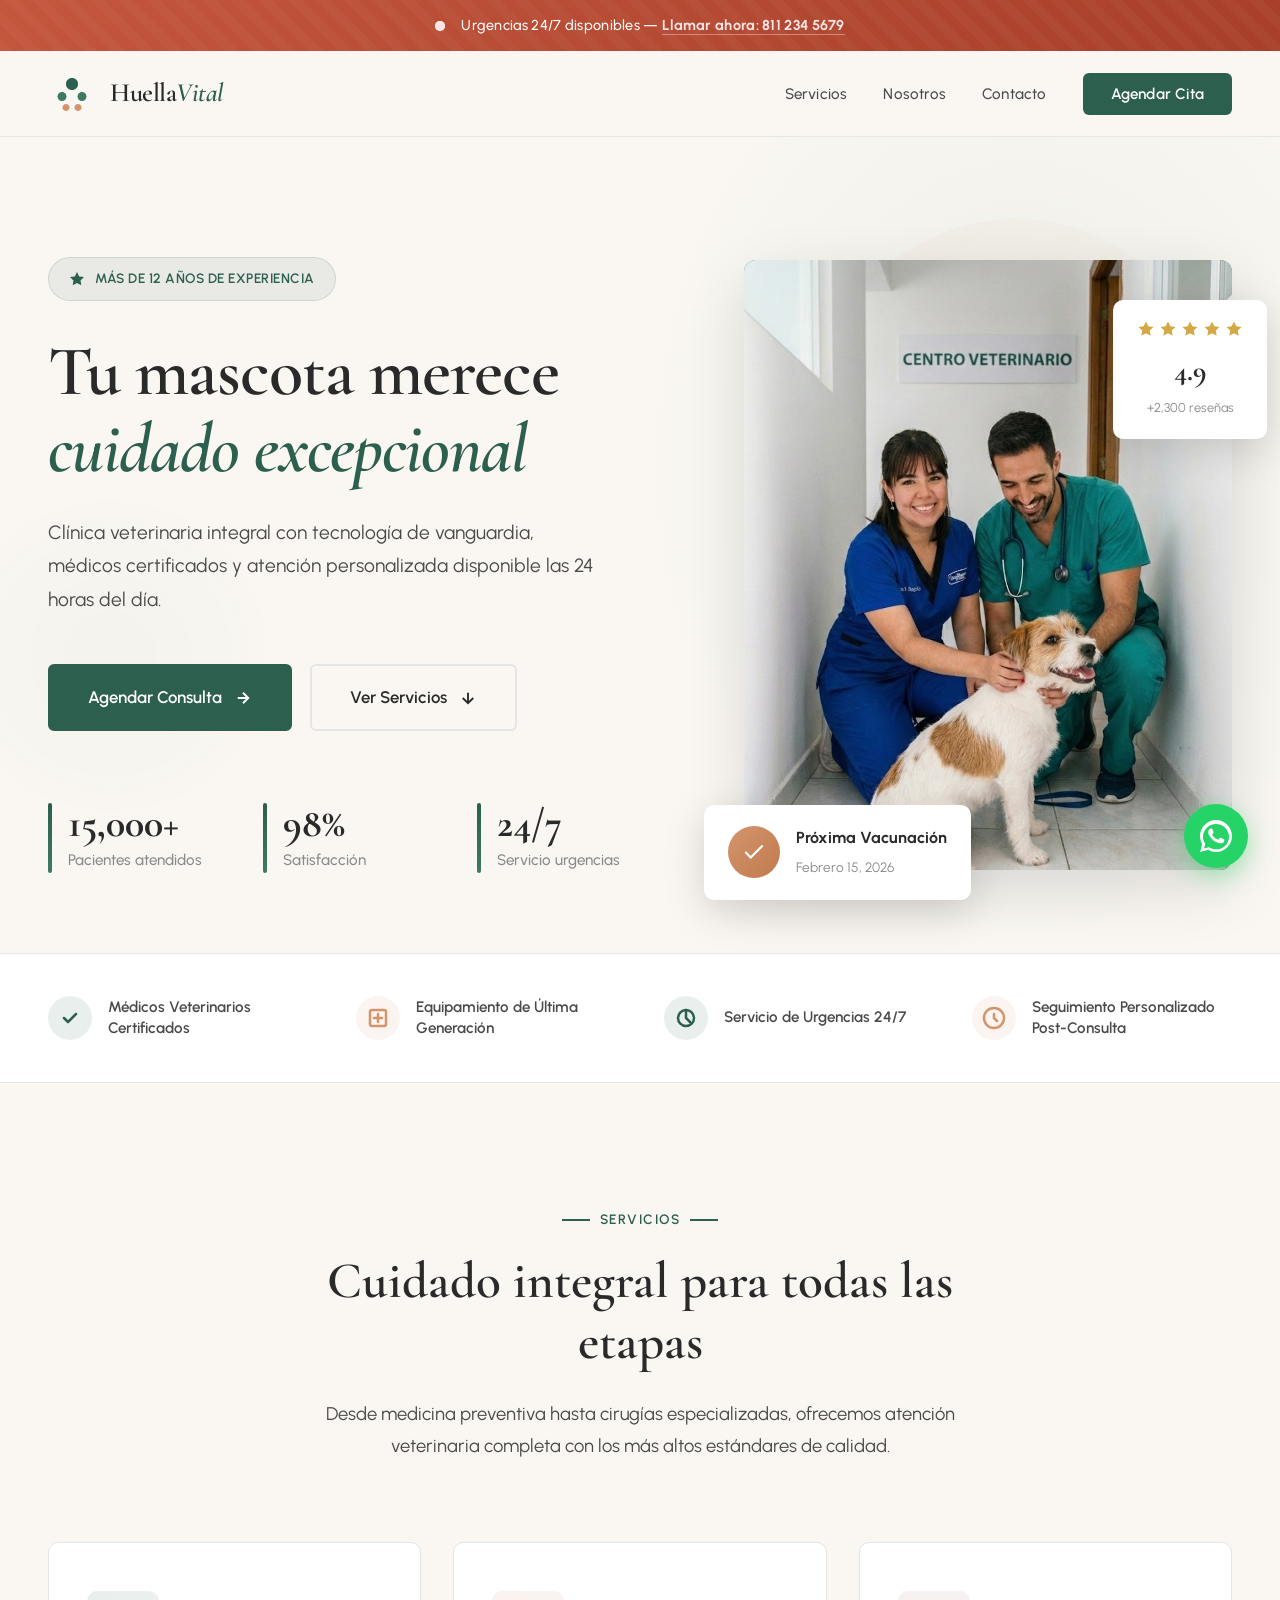
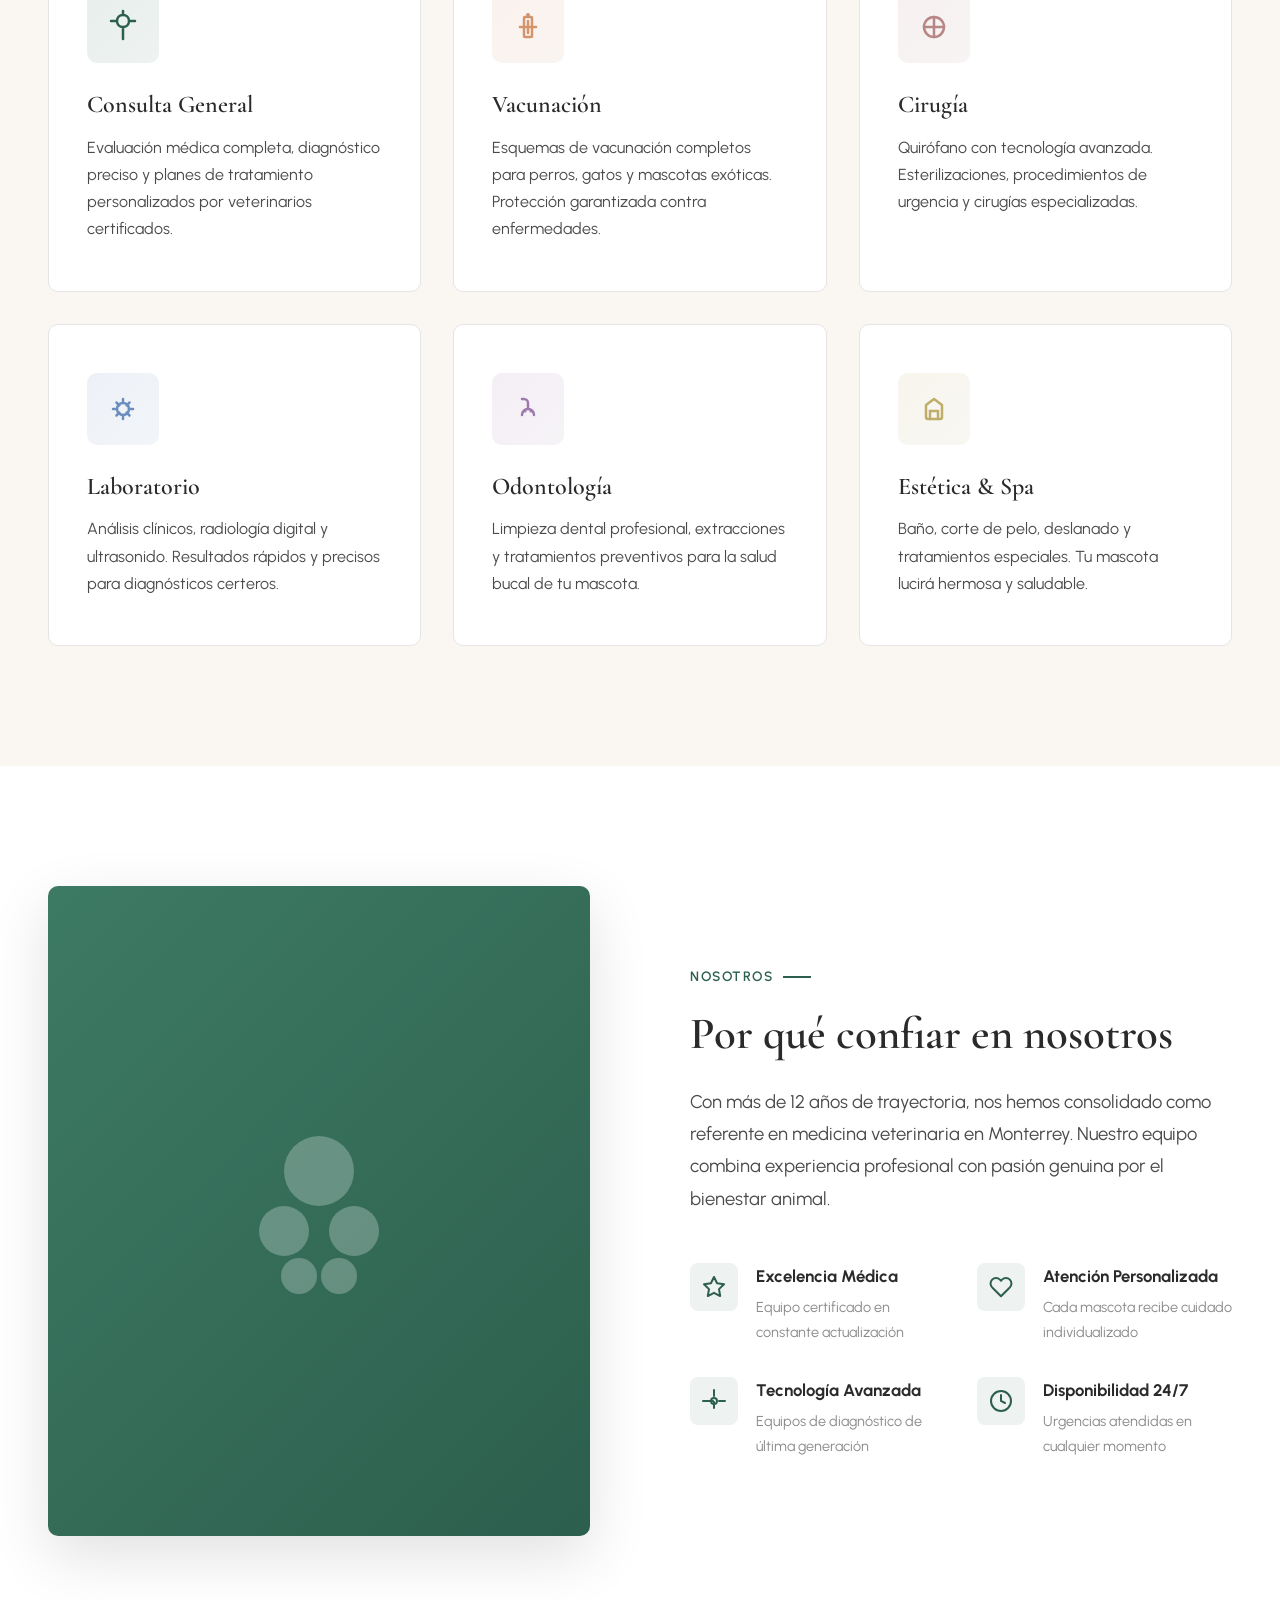
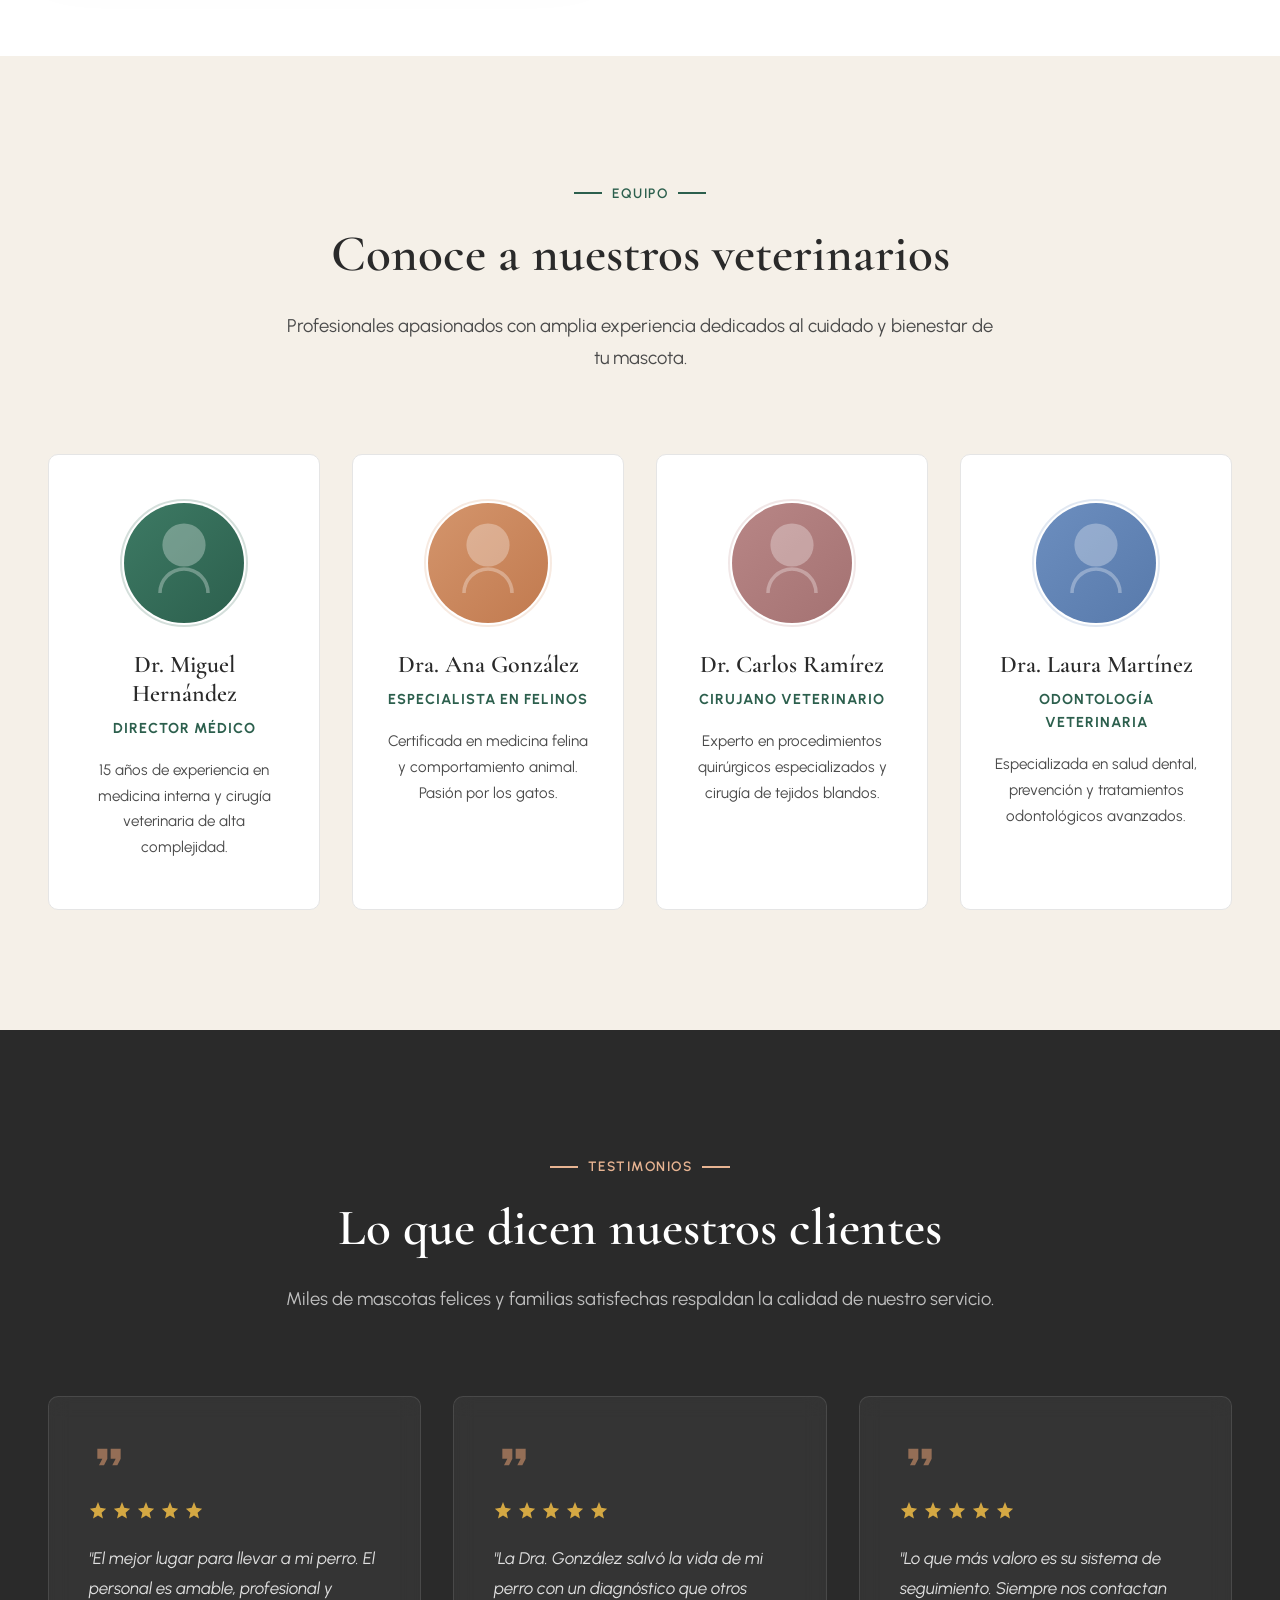
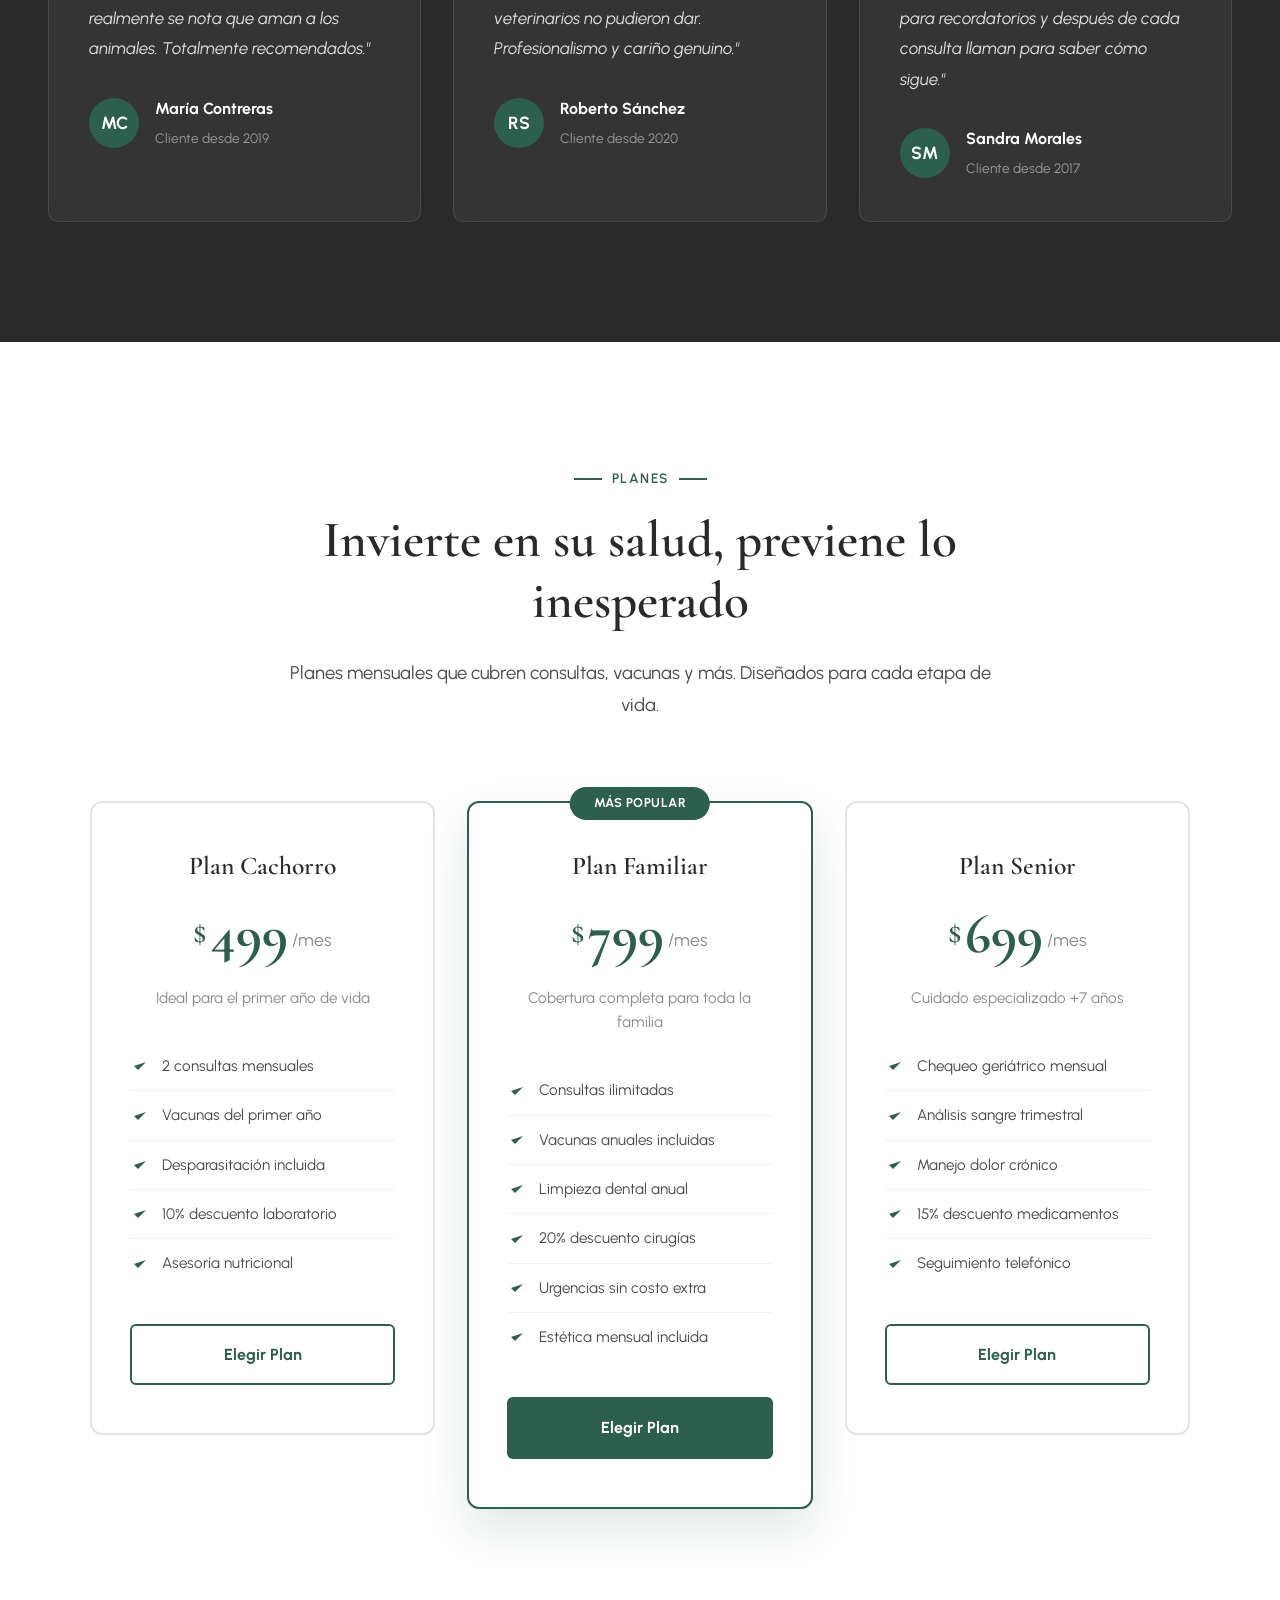
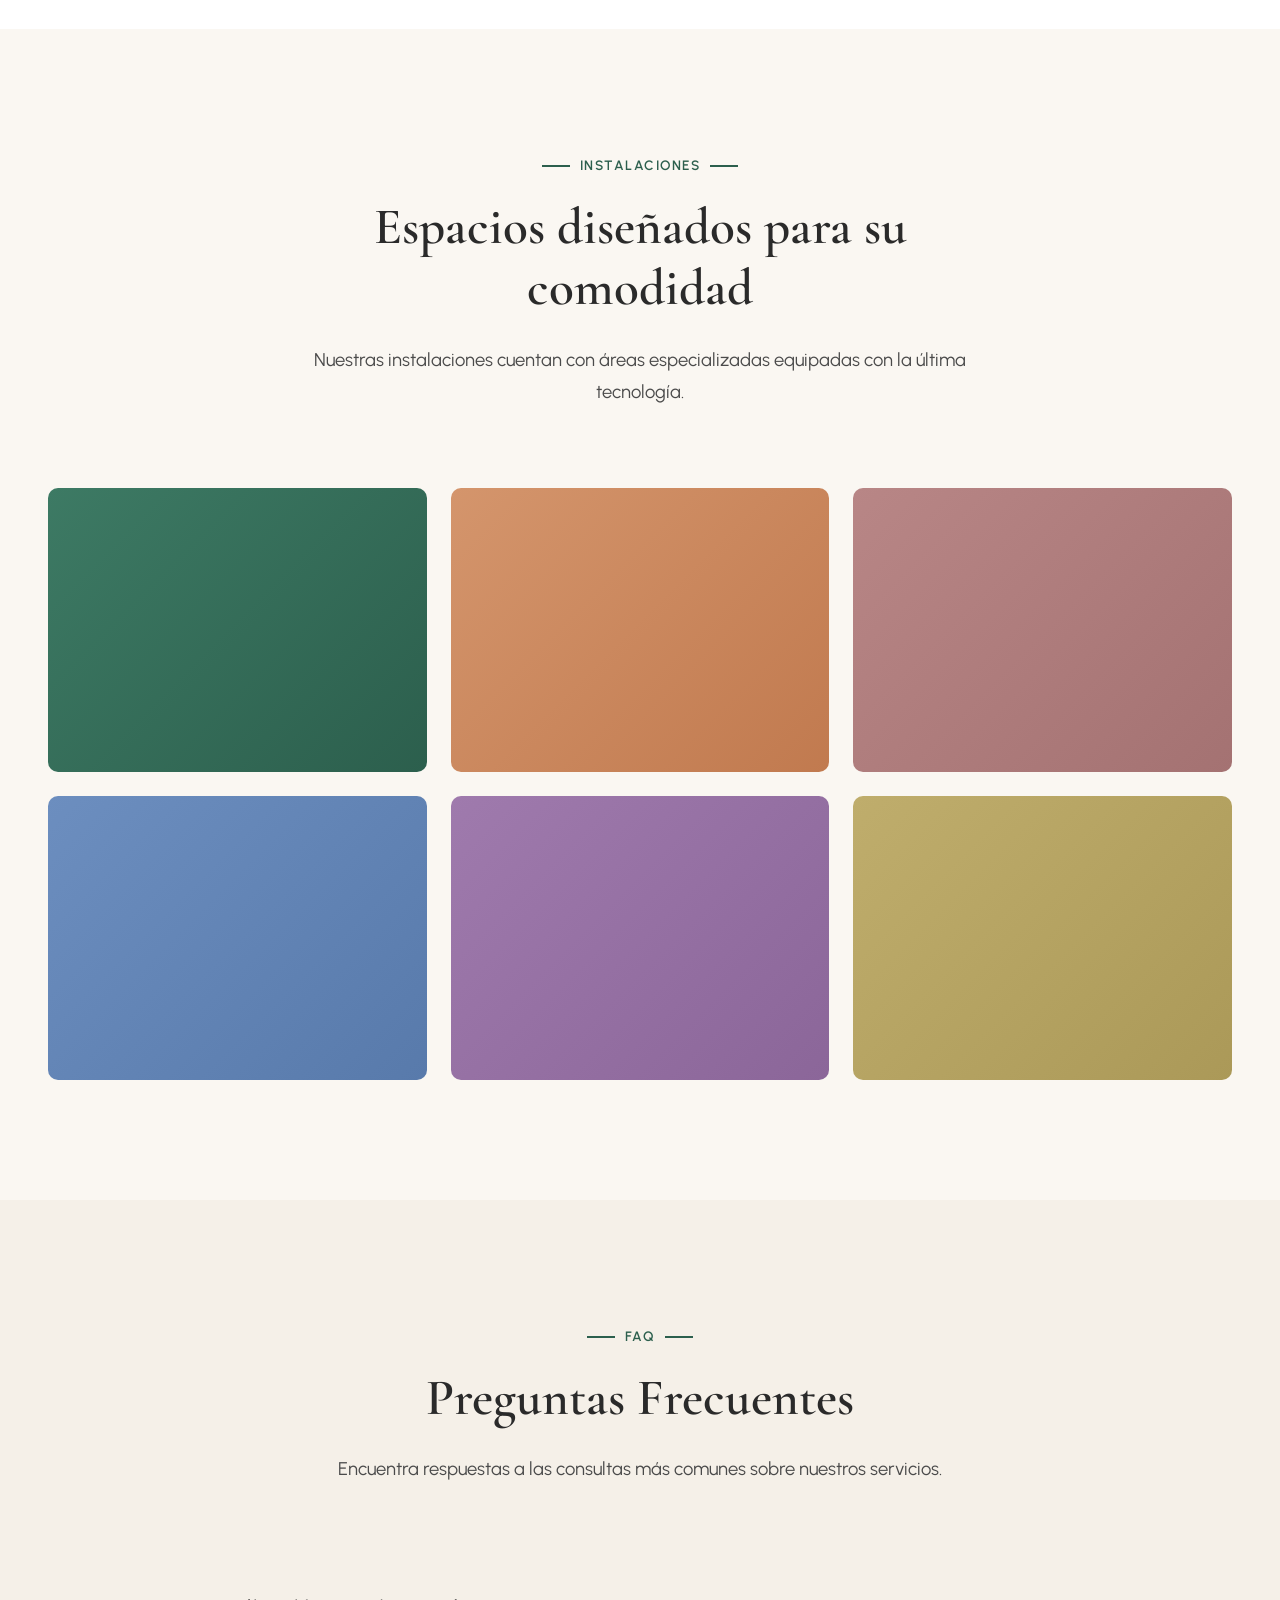
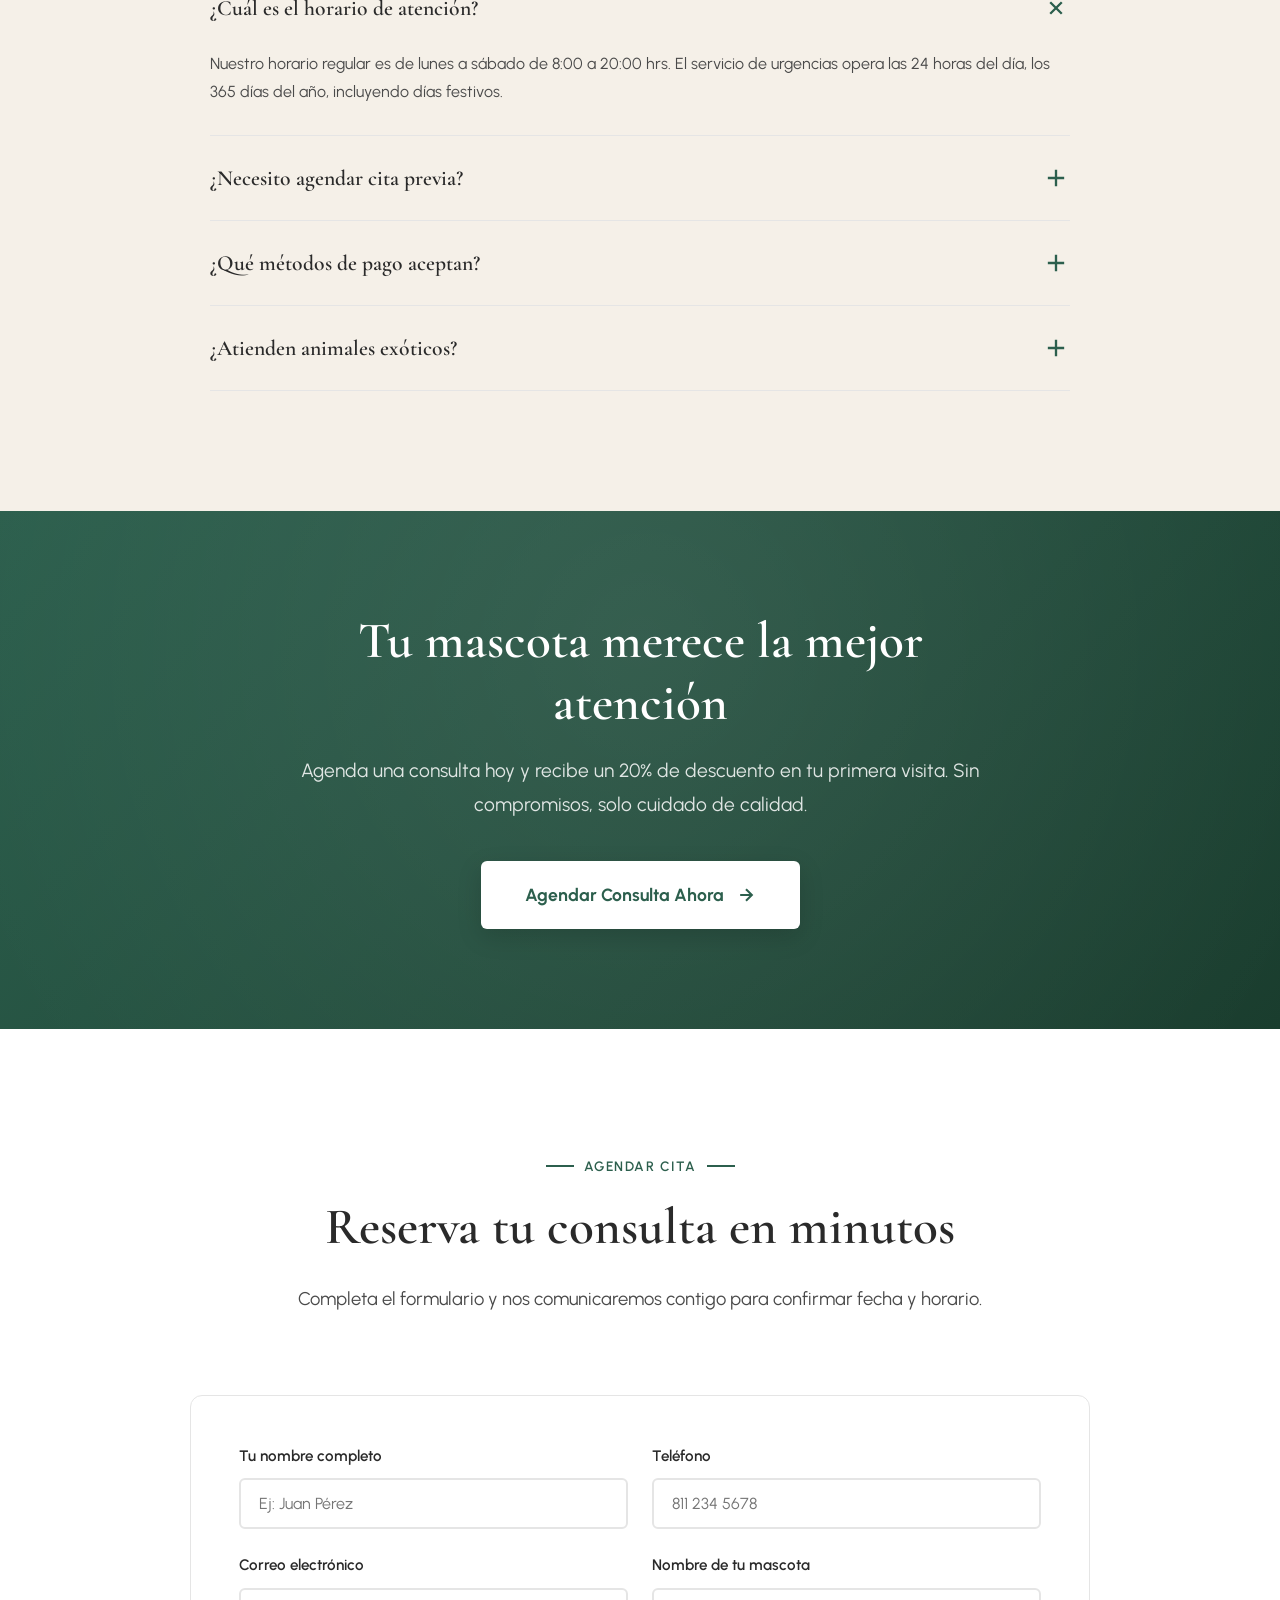
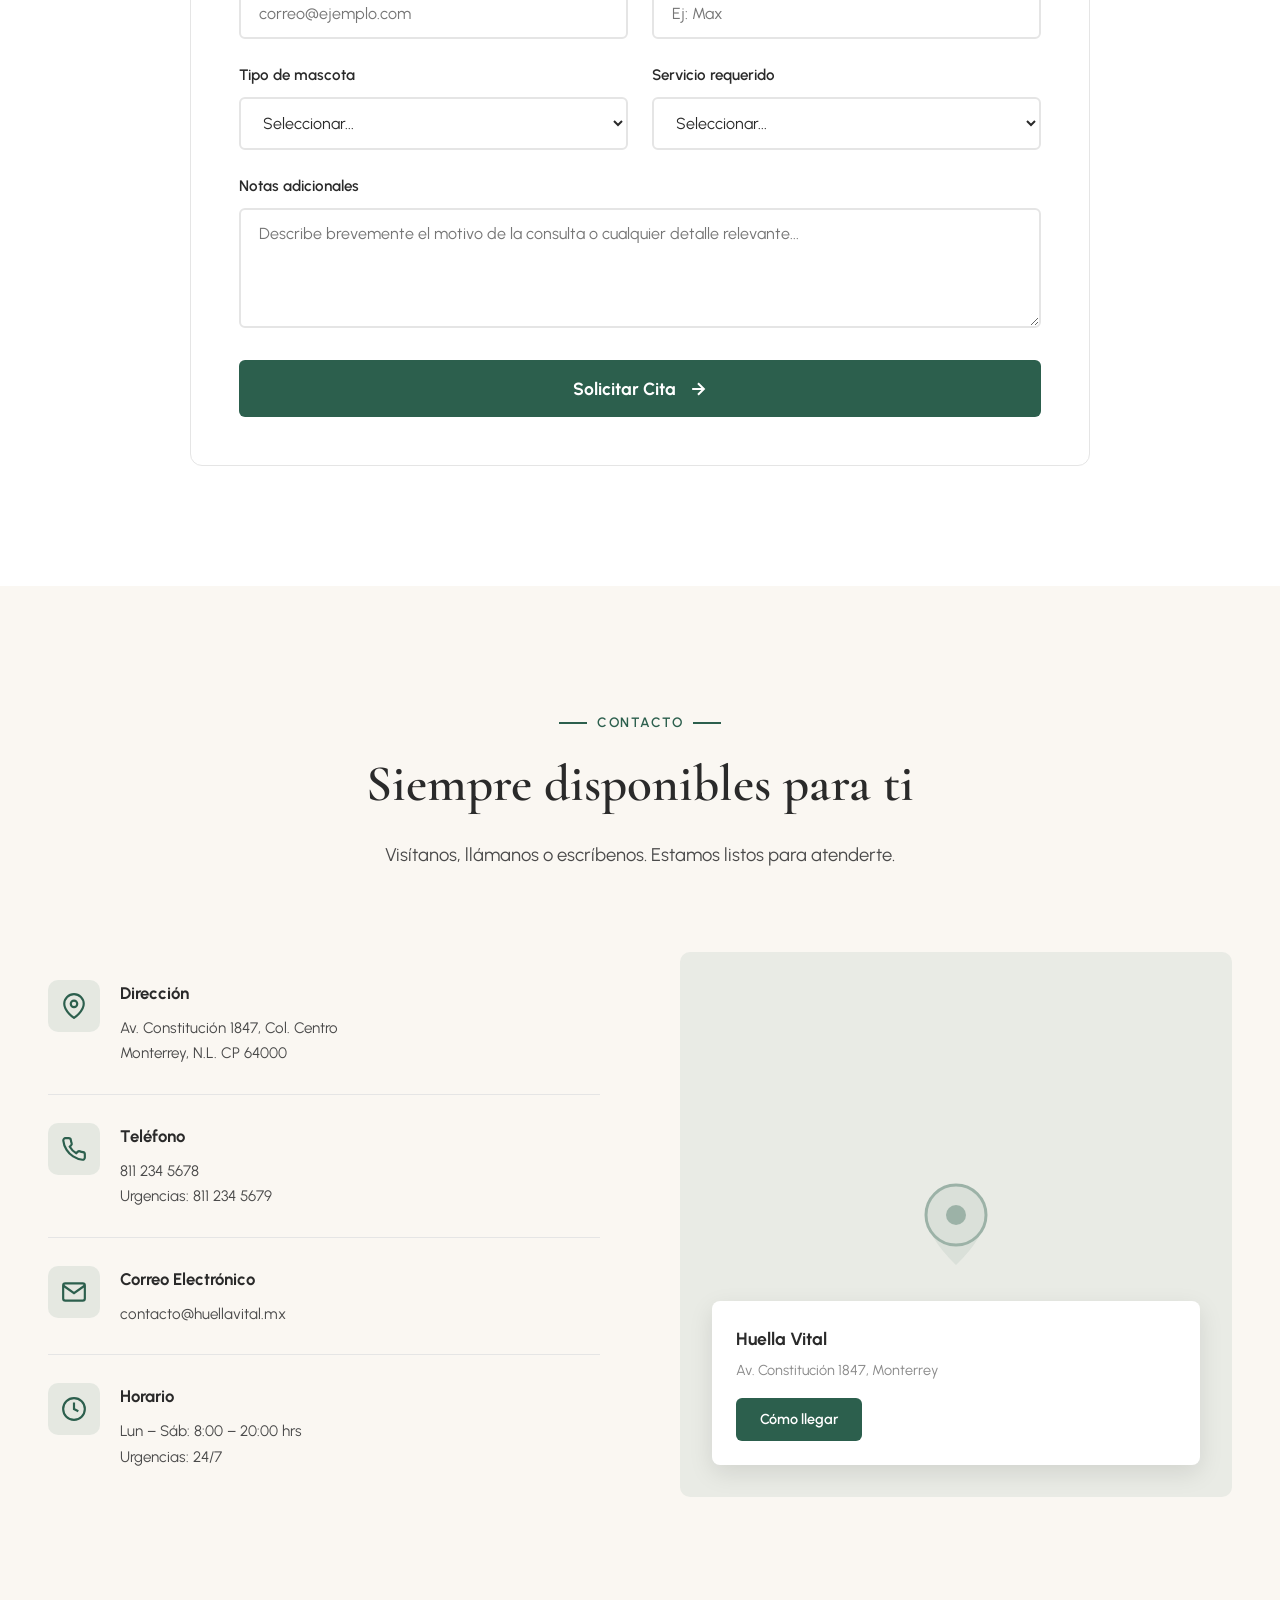
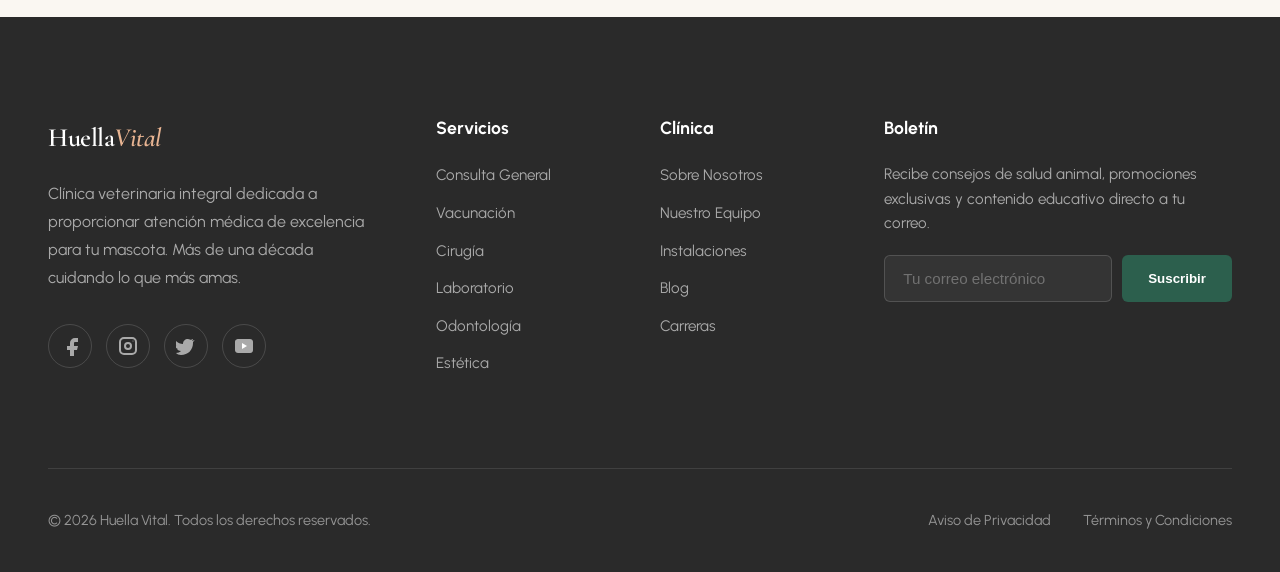
<file: index.html>
<!DOCTYPE html>
<html lang="es">
<head>
<meta charset="UTF-8">
<meta name="viewport" content="width=device-width, initial-scale=1.0">
<title>Huella Vital — Clínica Veterinaria Premium</title>
<link rel="preconnect" href="https://fonts.googleapis.com">
<link rel="preconnect" href="https://fonts.gstatic.com" crossorigin>
<link href="https://fonts.googleapis.com/css2?family=Cormorant+Garamond:wght@300;400;500;600;700&family=Urbanist:wght@300;400;500;600;700;800&display=swap" rel="stylesheet">
<style>
:root {
  --primary: #2C5F4D;
  --primary-light: #3D7A64;
  --primary-dark: #1A3D2E;
  --accent: #D4956C;
  --accent-light: #E8B492;
  --cream: #FAF7F2;
  --warm-bg: #F5F0E8;
  --charcoal: #2A2A2A;
  --grey-dark: #4A4A4A;
  --grey-medium: #8A8A8A;
  --grey-light: #E5E5E5;
  --white: #FFFFFF;
}

* {
  margin: 0;
  padding: 0;
  box-sizing: border-box;
}

html {
  scroll-behavior: smooth;
  overflow-x: hidden;
}

body {
  font-family: 'Urbanist', sans-serif;
  color: var(--charcoal);
  background: var(--cream);
  line-height: 1.6;
  overflow-x: hidden;
}

h1, h2, h3, h4, h5 {
  font-family: 'Cormorant Garamond', serif;
  font-weight: 600;
  line-height: 1.2;
}

.container {
  max-width: 1320px;
  margin: 0 auto;
  padding: 0 48px;
}

/* ═══════════════════════════════════════════
   EMERGENCY BANNER
   ═══════════════════════════════════════════ */
.emergency-banner {
  background: linear-gradient(135deg, #C4563C 0%, #A83F2A 100%);
  color: white;
  padding: 14px 0;
  position: relative;
  overflow: hidden;
}

.emergency-banner::before {
  content: '';
  position: absolute;
  top: -50%;
  left: -50%;
  width: 200%;
  height: 200%;
  background: repeating-linear-gradient(
    45deg,
    transparent,
    transparent 10px,
    rgba(255,255,255,0.03) 10px,
    rgba(255,255,255,0.03) 20px
  );
  animation: slide 20s linear infinite;
}

@keyframes slide {
  0% { transform: translate(0, 0); }
  100% { transform: translate(50px, 50px); }
}

.emergency-content {
  position: relative;
  display: flex;
  align-items: center;
  justify-content: center;
  gap: 16px;
  font-size: 0.9rem;
  font-weight: 500;
  letter-spacing: 0.3px;
}

.pulse-indicator {
  width: 10px;
  height: 10px;
  background: #FFE5E5;
  border-radius: 50%;
  position: relative;
  animation: pulse-ring 2s ease-out infinite;
}

.pulse-indicator::before {
  content: '';
  position: absolute;
  inset: 0;
  border-radius: 50%;
  background: #FFE5E5;
  animation: pulse-core 2s ease-out infinite;
}

@keyframes pulse-ring {
  0%, 100% { 
    box-shadow: 0 0 0 0 rgba(255, 229, 229, 0.7);
  }
  50% { 
    box-shadow: 0 0 0 12px rgba(255, 229, 229, 0);
  }
}

@keyframes pulse-core {
  0%, 100% { transform: scale(1); opacity: 1; }
  50% { transform: scale(0.8); opacity: 0.6; }
}

.emergency-content a {
  color: #FFE5E5;
  text-decoration: none;
  font-weight: 700;
  border-bottom: 1px solid rgba(255, 229, 229, 0.4);
  transition: border-color 0.3s;
}

.emergency-content a:hover {
  border-color: rgba(255, 229, 229, 1);
}

/* ═══════════════════════════════════════════
   NAVBAR
   ═══════════════════════════════════════════ */
.navbar {
  position: sticky;
  top: 0;
  background: rgba(250, 247, 242, 0.95);
  backdrop-filter: blur(20px);
  border-bottom: 1px solid rgba(42, 42, 42, 0.08);
  z-index: 1000;
  transition: all 0.3s ease;
}

.navbar.scrolled {
  box-shadow: 0 4px 20px rgba(0, 0, 0, 0.05);
}

.nav-container {
  display: flex;
  align-items: center;
  justify-content: space-between;
  height: 85px;
}

.logo {
  display: flex;
  align-items: center;
  gap: 14px;
  text-decoration: none;
}

.logo-mark {
  width: 48px;
  height: 48px;
  position: relative;
}

.logo-mark svg {
  width: 100%;
  height: 100%;
}

.logo-text {
  font-family: 'Cormorant Garamond', serif;
  font-size: 1.65rem;
  font-weight: 600;
  color: var(--charcoal);
  letter-spacing: -0.5px;
}

.logo-text .accent {
  color: var(--primary);
  font-style: italic;
}

.nav-menu {
  display: flex;
  gap: 36px;
  list-style: none;
  align-items: center;
}

.nav-menu a {
  text-decoration: none;
  color: var(--grey-dark);
  font-weight: 500;
  font-size: 0.95rem;
  letter-spacing: 0.2px;
  position: relative;
  transition: color 0.3s;
}

.nav-menu a::after {
  content: '';
  position: absolute;
  bottom: -6px;
  left: 0;
  width: 0;
  height: 2px;
  background: var(--primary);
  transition: width 0.3s ease;
}

.nav-menu a:hover {
  color: var(--primary);
}

.nav-menu a:hover::after {
  width: 100%;
}

.nav-cta {
  background: var(--primary);
  color: white !important;
  padding: 12px 28px;
  border-radius: 6px;
  font-weight: 600 !important;
  transition: all 0.3s !important;
}

.nav-cta::after {
  display: none !important;
}

.nav-cta:hover {
  background: var(--primary-dark);
  transform: translateY(-2px);
  box-shadow: 0 8px 20px rgba(44, 95, 77, 0.25);
}

/* ═══════════════════════════════════════════
   HERO SECTION
   ═══════════════════════════════════════════ */
.hero {
  position: relative;
  min-height: 90vh;
  display: flex;
  align-items: center;
  padding: 120px 0 80px;
  overflow: hidden;
}

.hero::before {
  content: '';
  position: absolute;
  top: -20%;
  right: -10%;
  width: 60%;
  height: 120%;
  background: radial-gradient(ellipse at center, rgba(61, 122, 100, 0.08) 0%, transparent 70%);
  z-index: 0;
}

.organic-shape {
  position: absolute;
  z-index: 0;
}

.organic-shape-1 {
  top: 10%;
  right: 5%;
  width: 400px;
  height: 400px;
  opacity: 0.4;
}

.organic-shape-2 {
  bottom: 15%;
  left: -5%;
  width: 350px;
  height: 350px;
  opacity: 0.3;
}

.hero .container {
  position: relative;
  z-index: 1;
}

.hero-grid {
  display: grid;
  grid-template-columns: 1.1fr 0.9fr;
  gap: 100px;
  align-items: center;
}

.hero-content {
  animation: fadeInUp 0.8s ease-out;
}

.hero-badge {
  display: inline-flex;
  align-items: center;
  gap: 10px;
  padding: 10px 20px;
  background: rgba(44, 95, 77, 0.08);
  border: 1px solid rgba(44, 95, 77, 0.15);
  border-radius: 50px;
  font-size: 0.85rem;
  font-weight: 600;
  color: var(--primary);
  letter-spacing: 0.5px;
  text-transform: uppercase;
  margin-bottom: 32px;
}

.badge-icon {
  width: 16px;
  height: 16px;
}

.hero h1 {
  font-size: clamp(3rem, 5.5vw, 5rem);
  line-height: 1.1;
  margin-bottom: 28px;
  color: var(--charcoal);
  font-weight: 600;
  letter-spacing: -1px;
}

.hero h1 .highlight {
  color: var(--primary);
  position: relative;
  font-style: italic;
}

.hero-description {
  font-size: 1.2rem;
  line-height: 1.75;
  color: var(--grey-dark);
  max-width: 560px;
  margin-bottom: 48px;
  font-weight: 400;
}

.hero-actions {
  display: flex;
  gap: 18px;
  flex-wrap: wrap;
}

.btn-primary {
  display: inline-flex;
  align-items: center;
  gap: 12px;
  padding: 18px 38px;
  background: var(--primary);
  color: white;
  text-decoration: none;
  font-weight: 600;
  font-size: 1.05rem;
  border-radius: 6px;
  transition: all 0.3s ease;
  border: 2px solid var(--primary);
}

.btn-primary:hover {
  background: var(--primary-dark);
  border-color: var(--primary-dark);
  transform: translateY(-2px);
  box-shadow: 0 12px 28px rgba(44, 95, 77, 0.25);
}

.btn-secondary {
  display: inline-flex;
  align-items: center;
  gap: 12px;
  padding: 18px 38px;
  background: transparent;
  color: var(--charcoal);
  text-decoration: none;
  font-weight: 600;
  font-size: 1.05rem;
  border-radius: 6px;
  border: 2px solid var(--grey-light);
  transition: all 0.3s ease;
}

.btn-secondary:hover {
  border-color: var(--primary);
  color: var(--primary);
  transform: translateY(-2px);
}

.btn-icon {
  width: 18px;
  height: 18px;
  stroke-width: 2.5;
}

.hero-stats {
  display: grid;
  grid-template-columns: repeat(3, 1fr);
  gap: 48px;
  margin-top: 72px;
}

.stat-item {
  position: relative;
  padding-left: 20px;
}

.stat-item::before {
  content: '';
  position: absolute;
  left: 0;
  top: 0;
  width: 4px;
  height: 100%;
  background: linear-gradient(to bottom, var(--primary), var(--primary-light));
  border-radius: 2px;
}

.stat-number {
  font-family: 'Cormorant Garamond', serif;
  font-size: 2.5rem;
  font-weight: 700;
  color: var(--charcoal);
  display: block;
  margin-bottom: 4px;
  line-height: 1;
}

.stat-label {
  font-size: 0.95rem;
  color: var(--grey-medium);
  font-weight: 500;
}

.hero-visual {
  position: relative;
  animation: fadeInRight 1s ease-out 0.3s backwards;
}

.hero-image-container {
  position: relative;
  width: 100%;
  aspect-ratio: 4/5;
  border-radius: 12px;
  overflow: hidden;
  box-shadow: 0 20px 60px rgba(0, 0, 0, 0.12);
}

.hero-image {
  width: 100%;
  height: 100%;
  object-fit: cover;
  display: block;
}

.hero-image-placeholder {
  position: absolute;
  top: 0;
  left: 0;
  width: 100%;
  height: 100%;
  background: linear-gradient(135deg, #3D7A64 0%, #2C5F4D 100%);
  display: flex;
  align-items: center;
  justify-content: center;
  z-index: -1;
}

.placeholder-icon {
  width: 180px;
  height: 180px;
  opacity: 0.3;
}

.floating-card {
  position: absolute;
  background: white;
  border-radius: 10px;
  padding: 20px 24px;
  box-shadow: 0 12px 40px rgba(0, 0, 0, 0.15);
  animation: float 4s ease-in-out infinite;
}

.floating-card-1 {
  bottom: -30px;
  left: -40px;
  display: flex;
  align-items: center;
  gap: 16px;
}

.floating-card-icon {
  width: 52px;
  height: 52px;
  background: linear-gradient(135deg, #D4956C 0%, #C17A4F 100%);
  border-radius: 50%;
  display: flex;
  align-items: center;
  justify-content: center;
}

.card-icon-svg {
  width: 26px;
  height: 26px;
}

.card-text strong {
  display: block;
  font-size: 1rem;
  color: var(--charcoal);
  font-weight: 700;
  margin-bottom: 4px;
}

.card-text span {
  font-size: 0.85rem;
  color: var(--grey-medium);
}

.floating-card-2 {
  top: 40px;
  right: -35px;
  text-align: center;
  animation-delay: 1.5s;
}

.rating-stars {
  display: flex;
  gap: 4px;
  margin-bottom: 10px;
  justify-content: center;
}

.star-icon {
  width: 18px;
  height: 18px;
}

.rating-number {
  font-family: 'Cormorant Garamond', serif;
  font-size: 1.8rem;
  font-weight: 700;
  color: var(--charcoal);
  margin-bottom: 4px;
}

.rating-label {
  font-size: 0.8rem;
  color: var(--grey-medium);
}

@keyframes float {
  0%, 100% { transform: translateY(0); }
  50% { transform: translateY(-15px); }
}

@keyframes fadeInUp {
  from {
    opacity: 0;
    transform: translateY(40px);
  }
  to {
    opacity: 1;
    transform: translateY(0);
  }
}

@keyframes fadeInRight {
  from {
    opacity: 0;
    transform: translateX(50px);
  }
  to {
    opacity: 1;
    transform: translateX(0);
  }
}

/* ═══════════════════════════════════════════
   TRUST BAR
   ═══════════════════════════════════════════ */
.trust-bar {
  background: var(--white);
  border-top: 1px solid var(--grey-light);
  border-bottom: 1px solid var(--grey-light);
  padding: 42px 0;
}

.trust-grid {
  display: grid;
  grid-template-columns: repeat(4, 1fr);
  gap: 48px;
}

.trust-item {
  display: flex;
  align-items: center;
  gap: 16px;
}

.trust-icon {
  width: 44px;
  height: 44px;
  flex-shrink: 0;
}

.trust-text {
  font-size: 0.95rem;
  font-weight: 600;
  color: var(--grey-dark);
  line-height: 1.4;
}

/* ═══════════════════════════════════════════
   SECTION COMMON
   ═══════════════════════════════════════════ */
.section {
  padding: 120px 0;
}

.section-header {
  text-align: center;
  max-width: 720px;
  margin: 0 auto 80px;
}

.section-badge {
  display: inline-flex;
  align-items: center;
  gap: 10px;
  font-size: 0.85rem;
  font-weight: 600;
  color: var(--primary);
  letter-spacing: 1.5px;
  text-transform: uppercase;
  margin-bottom: 20px;
}

.section-badge::before,
.section-badge::after {
  content: '';
  width: 28px;
  height: 2px;
  background: var(--primary);
}

.section-title {
  font-size: clamp(2.5rem, 4vw, 3.8rem);
  color: var(--charcoal);
  margin-bottom: 24px;
  font-weight: 600;
}

.section-description {
  font-size: 1.15rem;
  line-height: 1.75;
  color: var(--grey-dark);
}

/* ═══════════════════════════════════════════
   SERVICES
   ═══════════════════════════════════════════ */
.services {
  background: var(--cream);
}

.services-grid {
  display: grid;
  grid-template-columns: repeat(3, 1fr);
  gap: 32px;
}

.service-card {
  background: white;
  border-radius: 10px;
  padding: 48px 38px;
  border: 1px solid var(--grey-light);
  transition: all 0.4s cubic-bezier(0.4, 0, 0.2, 1);
  position: relative;
  overflow: hidden;
}

.service-card::before {
  content: '';
  position: absolute;
  top: 0;
  left: 0;
  width: 100%;
  height: 4px;
  background: linear-gradient(90deg, var(--primary), var(--primary-light));
  transform: scaleX(0);
  transform-origin: left;
  transition: transform 0.4s ease;
}

.service-card:hover::before {
  transform: scaleX(1);
}

.service-card:hover {
  transform: translateY(-8px);
  box-shadow: 0 20px 50px rgba(0, 0, 0, 0.1);
  border-color: transparent;
}

.service-icon-wrapper {
  width: 72px;
  height: 72px;
  border-radius: 10px;
  display: flex;
  align-items: center;
  justify-content: center;
  margin-bottom: 28px;
  transition: transform 0.4s ease;
}

.service-card:hover .service-icon-wrapper {
  transform: scale(1.1);
}

.service-card:nth-child(1) .service-icon-wrapper {
  background: linear-gradient(135deg, rgba(61, 122, 100, 0.12), rgba(44, 95, 77, 0.08));
}

.service-card:nth-child(2) .service-icon-wrapper {
  background: linear-gradient(135deg, rgba(212, 149, 108, 0.12), rgba(193, 122, 79, 0.08));
}

.service-card:nth-child(3) .service-icon-wrapper {
  background: linear-gradient(135deg, rgba(184, 134, 134, 0.12), rgba(164, 114, 114, 0.08));
}

.service-card:nth-child(4) .service-icon-wrapper {
  background: linear-gradient(135deg, rgba(108, 142, 191, 0.12), rgba(88, 122, 171, 0.08));
}

.service-card:nth-child(5) .service-icon-wrapper {
  background: linear-gradient(135deg, rgba(159, 122, 173, 0.12), rgba(139, 102, 153, 0.08));
}

.service-card:nth-child(6) .service-icon-wrapper {
  background: linear-gradient(135deg, rgba(191, 173, 108, 0.12), rgba(171, 153, 88, 0.08));
}

.service-icon {
  width: 36px;
  height: 36px;
}

.service-title {
  font-size: 1.5rem;
  color: var(--charcoal);
  margin-bottom: 14px;
  font-weight: 600;
}

.service-description {
  font-size: 1rem;
  line-height: 1.7;
  color: var(--grey-dark);
}

/* ═══════════════════════════════════════════
   ABOUT SECTION
   ═══════════════════════════════════════════ */
.about {
  background: var(--white);
}

.about-grid {
  display: grid;
  grid-template-columns: 1fr 1fr;
  gap: 100px;
  align-items: center;
}

.about-visual {
  position: relative;
}

.about-image-main {
  width: 100%;
  aspect-ratio: 5/6;
  border-radius: 10px;
  background: linear-gradient(135deg, #3D7A64 0%, #2C5F4D 100%);
  overflow: hidden;
  box-shadow: 0 20px 60px rgba(0, 0, 0, 0.12);
  display: flex;
  align-items: center;
  justify-content: center;
}

.about-image-icon {
  width: 200px;
  height: 200px;
  opacity: 0.25;
}

.about-content .section-badge {
  justify-content: flex-start;
}

.about-content .section-badge::before {
  display: none;
}

.about-content .section-title {
  text-align: left;
  font-size: clamp(2.2rem, 3.5vw, 3.2rem);
}

.about-content .section-description {
  text-align: left;
  margin-bottom: 48px;
}

.about-features {
  display: grid;
  grid-template-columns: 1fr 1fr;
  gap: 32px;
}

.feature-item {
  display: flex;
  gap: 18px;
  align-items: flex-start;
}

.feature-icon-wrapper {
  width: 48px;
  height: 48px;
  background: rgba(44, 95, 77, 0.08);
  border-radius: 8px;
  display: flex;
  align-items: center;
  justify-content: center;
  flex-shrink: 0;
}

.feature-icon {
  width: 24px;
  height: 24px;
}

.feature-text strong {
  display: block;
  font-size: 1.05rem;
  color: var(--charcoal);
  font-weight: 700;
  margin-bottom: 4px;
}

.feature-text span {
  font-size: 0.9rem;
  color: var(--grey-medium);
  line-height: 1.5;
}

/* ═══════════════════════════════════════════
   FOOTER
   ═══════════════════════════════════════════ */
.footer {
  background: var(--charcoal);
  color: rgba(255, 255, 255, 0.7);
  padding: 100px 0 40px;
}

.footer-grid {
  display: grid;
  grid-template-columns: 2fr 1fr 1fr 1.5fr;
  gap: 60px;
  margin-bottom: 80px;
}

.footer-brand .logo-text {
  color: white;
  display: block;
  margin-bottom: 20px;
}

.footer-brand .logo-text .accent {
  color: var(--accent-light);
}

.footer-description {
  font-size: 1rem;
  line-height: 1.75;
  color: rgba(255, 255, 255, 0.6);
  margin-bottom: 32px;
  max-width: 360px;
}

.footer-social {
  display: flex;
  gap: 14px;
}

.social-link {
  width: 44px;
  height: 44px;
  border: 1px solid rgba(255, 255, 255, 0.15);
  border-radius: 50%;
  display: flex;
  align-items: center;
  justify-content: center;
  color: rgba(255, 255, 255, 0.6);
  text-decoration: none;
  transition: all 0.3s;
}

.social-link:hover {
  background: var(--primary);
  border-color: var(--primary);
  color: white;
}

.social-icon {
  width: 20px;
  height: 20px;
}

.footer-column h4 {
  color: white;
  font-size: 1.1rem;
  font-weight: 700;
  margin-bottom: 24px;
  font-family: 'Urbanist', sans-serif;
}

.footer-links {
  list-style: none;
}

.footer-links li {
  margin-bottom: 12px;
}

.footer-links a {
  color: rgba(255, 255, 255, 0.6);
  text-decoration: none;
  font-size: 0.95rem;
  transition: color 0.3s;
}

.footer-links a:hover {
  color: white;
}

.newsletter-text {
  font-size: 0.95rem;
  color: rgba(255, 255, 255, 0.6);
  margin-bottom: 20px;
  line-height: 1.6;
}

.newsletter-form {
  display: flex;
  gap: 10px;
}

.newsletter-input {
  flex: 1;
  padding: 14px 18px;
  border: 1px solid rgba(255, 255, 255, 0.15);
  border-radius: 6px;
  background: rgba(255, 255, 255, 0.05);
  color: white;
  font-size: 0.95rem;
  outline: none;
  transition: all 0.3s;
}

.newsletter-input::placeholder {
  color: rgba(255, 255, 255, 0.3);
}

.newsletter-input:focus {
  border-color: var(--primary);
  background: rgba(255, 255, 255, 0.08);
}

.newsletter-btn {
  padding: 14px 26px;
  background: var(--primary);
  color: white;
  border: none;
  border-radius: 6px;
  font-weight: 600;
  cursor: pointer;
  transition: all 0.3s;
}

.newsletter-btn:hover {
  background: var(--primary-light);
}

.footer-bottom {
  border-top: 1px solid rgba(255, 255, 255, 0.1);
  padding-top: 40px;
  display: flex;
  justify-content: space-between;
  align-items: center;
  font-size: 0.9rem;
}

.footer-copyright {
  color: rgba(255, 255, 255, 0.5);
}

.footer-bottom-links {
  display: flex;
  gap: 32px;
}

.footer-bottom-links a {
  color: rgba(255, 255, 255, 0.5);
  text-decoration: none;
  transition: color 0.3s;
}

.footer-bottom-links a:hover {
  color: white;
}

/* ═══════════════════════════════════════════
   WHATSAPP FAB
   ═══════════════════════════════════════════ */
.whatsapp-fab {
  position: fixed;
  bottom: 32px;
  right: 32px;
  width: 64px;
  height: 64px;
  background: #25D366;
  border-radius: 50%;
  display: flex;
  align-items: center;
  justify-content: center;
  box-shadow: 0 8px 24px rgba(37, 211, 102, 0.4);
  z-index: 999;
  transition: all 0.3s;
  text-decoration: none;
  animation: fabPulse 3s ease-in-out infinite;
}

.whatsapp-fab:hover {
  transform: scale(1.1);
  box-shadow: 0 12px 32px rgba(37, 211, 102, 0.5);
}

.whatsapp-icon {
  width: 32px;
  height: 32px;
}

@keyframes fabPulse {
  0%, 100% {
    box-shadow: 0 8px 24px rgba(37, 211, 102, 0.4);
  }
  50% {
    box-shadow: 0 8px 24px rgba(37, 211, 102, 0.4),
                0 0 0 16px rgba(37, 211, 102, 0.1);
  }
}

/* ═══════════════════════════════════════════
   TEAM SECTION
   ═══════════════════════════════════════════ */
.team {
  background: var(--warm-bg);
}

.team-grid {
  display: grid;
  grid-template-columns: repeat(4, 1fr);
  gap: 32px;
}

.team-card {
  background: white;
  border-radius: 10px;
  padding: 48px 32px;
  text-align: center;
  border: 1px solid var(--grey-light);
  transition: all 0.4s ease;
}

.team-card:hover {
  transform: translateY(-8px);
  box-shadow: 0 20px 50px rgba(0, 0, 0, 0.1);
  border-color: transparent;
}

.team-avatar {
  width: 120px;
  height: 120px;
  margin: 0 auto 28px;
  border-radius: 50%;
  background: linear-gradient(135deg, #3D7A64, #2C5F4D);
  display: flex;
  align-items: center;
  justify-content: center;
  position: relative;
}

.team-avatar::after {
  content: '';
  position: absolute;
  inset: -4px;
  border-radius: 50%;
  border: 2px solid rgba(44, 95, 77, 0.2);
}

.team-avatar-2 {
  background: linear-gradient(135deg, #D4956C, #C17A4F);
}

.team-avatar-2::after {
  border-color: rgba(212, 149, 108, 0.2);
}

.team-avatar-3 {
  background: linear-gradient(135deg, #B88686, #A47272);
}

.team-avatar-3::after {
  border-color: rgba(184, 134, 134, 0.2);
}

.team-avatar-4 {
  background: linear-gradient(135deg, #6C8EBF, #587AAB);
}

.team-avatar-4::after {
  border-color: rgba(108, 142, 191, 0.2);
}

.team-card h3 {
  font-size: 1.5rem;
  color: var(--charcoal);
  margin-bottom: 8px;
  font-weight: 600;
}

.team-role {
  color: var(--primary);
  font-size: 0.9rem;
  font-weight: 700;
  text-transform: uppercase;
  letter-spacing: 1px;
  margin-bottom: 18px;
}

.team-card p {
  font-size: 0.95rem;
  line-height: 1.7;
  color: var(--grey-dark);
}

/* ═══════════════════════════════════════════
   TESTIMONIALS SECTION
   ═══════════════════════════════════════════ */
.testimonials {
  background: var(--charcoal);
  color: white;
}

.testimonials .section-badge {
  color: var(--accent-light);
}

.testimonials .section-badge::before,
.testimonials .section-badge::after {
  background: var(--accent-light);
}

.testimonials .section-title {
  color: white;
}

.testimonials .section-description {
  color: rgba(255, 255, 255, 0.7);
}

.testimonials-grid {
  display: grid;
  grid-template-columns: repeat(3, 1fr);
  gap: 32px;
}

.testimonial-card {
  background: rgba(255, 255, 255, 0.05);
  border: 1px solid rgba(255, 255, 255, 0.1);
  border-radius: 10px;
  padding: 40px;
  backdrop-filter: blur(10px);
  transition: all 0.4s ease;
}

.testimonial-card:hover {
  background: rgba(255, 255, 255, 0.08);
  transform: translateY(-6px);
}

.quote-icon {
  width: 40px;
  height: 40px;
  margin-bottom: 24px;
  color: var(--accent);
  opacity: 0.6;
}

.testimonial-stars {
  display: flex;
  gap: 6px;
  margin-bottom: 24px;
}

.testimonial-stars svg {
  width: 18px;
  height: 18px;
}

.testimonial-card blockquote {
  font-size: 1.05rem;
  line-height: 1.8;
  color: rgba(255, 255, 255, 0.85);
  font-style: italic;
  margin-bottom: 32px;
  position: relative;
}

.testimonial-author {
  display: flex;
  align-items: center;
  gap: 16px;
}

.author-avatar {
  width: 50px;
  height: 50px;
  border-radius: 50%;
  background: var(--primary);
  display: flex;
  align-items: center;
  justify-content: center;
  font-weight: 700;
  color: white;
  font-size: 1.1rem;
}

.author-info strong {
  display: block;
  color: white;
  font-size: 1rem;
  margin-bottom: 4px;
}

.author-info span {
  font-size: 0.85rem;
  color: rgba(255, 255, 255, 0.5);
}

/* ═══════════════════════════════════════════
   PRICING SECTION
   ═══════════════════════════════════════════ */
.pricing {
  background: var(--white);
}

.pricing-grid {
  display: grid;
  grid-template-columns: repeat(3, 1fr);
  gap: 32px;
  max-width: 1100px;
  margin: 0 auto;
  align-items: start;
}

.pricing-card {
  background: white;
  border: 2px solid var(--grey-light);
  border-radius: 12px;
  padding: 48px 38px;
  transition: all 0.4s ease;
  position: relative;
}

.pricing-card:hover {
  transform: translateY(-8px);
  box-shadow: 0 20px 50px rgba(0, 0, 0, 0.1);
}

.pricing-featured {
  border-color: var(--primary);
  transform: scale(1.05);
  box-shadow: 0 20px 50px rgba(44, 95, 77, 0.15);
}

.featured-badge {
  position: absolute;
  top: -16px;
  left: 50%;
  transform: translateX(-50%);
  background: var(--primary);
  color: white;
  padding: 6px 24px;
  border-radius: 50px;
  font-size: 0.8rem;
  font-weight: 700;
  letter-spacing: 0.5px;
  text-transform: uppercase;
}

.pricing-title {
  font-size: 1.6rem;
  color: var(--charcoal);
  margin-bottom: 16px;
  font-weight: 600;
  text-align: center;
}

.pricing-amount {
  text-align: center;
  margin: 24px 0;
  display: flex;
  align-items: flex-start;
  justify-content: center;
  gap: 4px;
}

.pricing-amount .currency {
  font-family: 'Cormorant Garamond', serif;
  font-size: 2rem;
  color: var(--primary);
  font-weight: 600;
}

.pricing-amount .price {
  font-family: 'Cormorant Garamond', serif;
  font-size: 3.5rem;
  color: var(--primary);
  font-weight: 700;
  line-height: 1;
}

.pricing-amount .period {
  font-size: 1.1rem;
  color: var(--grey-medium);
  align-self: flex-end;
  padding-bottom: 8px;
}

.pricing-subtitle {
  text-align: center;
  color: var(--grey-medium);
  font-size: 0.95rem;
  margin-bottom: 32px;
}

.pricing-features {
  list-style: none;
  margin-bottom: 36px;
}

.pricing-features li {
  display: flex;
  align-items: center;
  gap: 12px;
  padding: 12px 0;
  font-size: 0.95rem;
  color: var(--grey-dark);
  border-bottom: 1px solid rgba(0, 0, 0, 0.05);
}

.pricing-features li:last-child {
  border-bottom: none;
}

.pricing-features svg {
  width: 20px;
  height: 20px;
  color: var(--primary);
  flex-shrink: 0;
  stroke-width: 3;
}

.btn-pricing {
  display: block;
  width: 100%;
  text-align: center;
  padding: 16px;
  background: transparent;
  border: 2px solid var(--primary);
  color: var(--primary);
  text-decoration: none;
  font-weight: 700;
  border-radius: 6px;
  transition: all 0.3s ease;
}

.btn-pricing:hover {
  background: var(--primary);
  color: white;
}

.btn-pricing-featured {
  background: var(--primary);
  color: white;
}

.btn-pricing-featured:hover {
  background: var(--primary-dark);
  border-color: var(--primary-dark);
}

/* ═══════════════════════════════════════════
   GALLERY SECTION
   ═══════════════════════════════════════════ */
.gallery {
  background: var(--cream);
}

.gallery-grid {
  display: grid;
  grid-template-columns: repeat(3, 1fr);
  gap: 24px;
}

.gallery-item {
  aspect-ratio: 4/3;
  border-radius: 10px;
  overflow: hidden;
  position: relative;
  cursor: pointer;
  background: linear-gradient(135deg, #3D7A64 0%, #2C5F4D 100%);
  transition: transform 0.4s ease;
}

.gallery-item:nth-child(2) {
  background: linear-gradient(135deg, #D4956C 0%, #C17A4F 100%);
}

.gallery-item:nth-child(3) {
  background: linear-gradient(135deg, #B88686 0%, #A47272 100%);
}

.gallery-item:nth-child(4) {
  background: linear-gradient(135deg, #6C8EBF 0%, #587AAB 100%);
}

.gallery-item:nth-child(5) {
  background: linear-gradient(135deg, #9F7AAD 0%, #8B6699 100%);
}

.gallery-item:nth-child(6) {
  background: linear-gradient(135deg, #BFAD6C 0%, #AB9958 100%);
}

.gallery-item:hover {
  transform: scale(1.02);
}

.gallery-overlay {
  position: absolute;
  inset: 0;
  background: linear-gradient(to top, rgba(0, 0, 0, 0.7), transparent);
  display: flex;
  align-items: flex-end;
  padding: 28px;
  opacity: 0;
  transition: opacity 0.3s ease;
}

.gallery-item:hover .gallery-overlay {
  opacity: 1;
}

.gallery-overlay h4 {
  color: white;
  font-size: 1.3rem;
  font-weight: 600;
}

/* ═══════════════════════════════════════════
   FAQ SECTION
   ═══════════════════════════════════════════ */
.faq {
  background: var(--warm-bg);
}

.faq-container {
  max-width: 860px;
  margin: 0 auto;
}

.faq-item {
  border-bottom: 1px solid var(--grey-light);
  padding: 0;
}

.faq-question {
  width: 100%;
  background: none;
  border: none;
  padding: 28px 0;
  display: flex;
  justify-content: space-between;
  align-items: center;
  cursor: pointer;
  text-align: left;
}

.faq-question span {
  font-family: 'Cormorant Garamond', serif;
  font-size: 1.35rem;
  color: var(--charcoal);
  font-weight: 600;
  flex: 1;
}

.faq-icon {
  width: 28px;
  height: 28px;
  color: var(--primary);
  flex-shrink: 0;
  transition: transform 0.3s ease;
}

.faq-item.active .faq-icon {
  transform: rotate(45deg);
}

.faq-answer {
  max-height: 0;
  overflow: hidden;
  transition: max-height 0.4s ease, padding 0.4s ease;
}

.faq-item.active .faq-answer {
  max-height: 300px;
  padding-bottom: 28px;
}

.faq-answer p {
  font-size: 1rem;
  line-height: 1.8;
  color: var(--grey-dark);
}

/* ═══════════════════════════════════════════
   CTA SECTION
   ═══════════════════════════════════════════ */
.cta-section {
  background: linear-gradient(135deg, var(--primary) 0%, var(--primary-dark) 100%);
  padding: 100px 48px;
  text-align: center;
  position: relative;
  overflow: hidden;
}

.cta-section::before {
  content: '';
  position: absolute;
  top: -50%;
  left: -25%;
  width: 150%;
  height: 150%;
  background: radial-gradient(circle, rgba(255, 255, 255, 0.08) 0%, transparent 70%);
}

.cta-content {
  max-width: 720px;
  margin: 0 auto;
  position: relative;
  z-index: 1;
}

.cta-content h2 {
  font-size: clamp(2.2rem, 4vw, 3.2rem);
  color: white;
  margin-bottom: 20px;
  font-weight: 600;
}

.cta-content p {
  font-size: 1.2rem;
  line-height: 1.75;
  color: rgba(255, 255, 255, 0.85);
  margin-bottom: 40px;
}

.btn-cta {
  display: inline-flex;
  align-items: center;
  gap: 12px;
  padding: 20px 44px;
  background: white;
  color: var(--primary);
  text-decoration: none;
  font-weight: 700;
  font-size: 1.1rem;
  border-radius: 6px;
  transition: all 0.3s ease;
  box-shadow: 0 8px 24px rgba(0, 0, 0, 0.15);
}

.btn-cta:hover {
  transform: translateY(-3px);
  box-shadow: 0 12px 32px rgba(0, 0, 0, 0.25);
}

.btn-cta svg {
  width: 20px;
  height: 20px;
  stroke-width: 2.5;
}

/* ═══════════════════════════════════════════
   APPOINTMENT SECTION
   ═══════════════════════════════════════════ */
.appointment {
  background: var(--white);
}

.appointment-form-wrapper {
  max-width: 900px;
  margin: 0 auto;
}

.appointment-form {
  background: white;
  border: 1px solid var(--grey-light);
  border-radius: 12px;
  padding: 48px;
}

.form-row {
  display: grid;
  grid-template-columns: 1fr 1fr;
  gap: 24px;
  margin-bottom: 24px;
}

.form-group {
  display: flex;
  flex-direction: column;
}

.form-group label {
  font-weight: 600;
  font-size: 0.95rem;
  color: var(--charcoal);
  margin-bottom: 10px;
}

.form-group input,
.form-group select,
.form-group textarea {
  padding: 14px 18px;
  border: 2px solid var(--grey-light);
  border-radius: 6px;
  font-family: 'Urbanist', sans-serif;
  font-size: 1rem;
  color: var(--charcoal);
  background: white;
  outline: none;
  transition: border-color 0.3s ease;
}

.form-group input:focus,
.form-group select:focus,
.form-group textarea:focus {
  border-color: var(--primary);
}

.form-group textarea {
  resize: vertical;
  min-height: 120px;
}

.btn-submit {
  width: 100%;
  padding: 18px;
  background: var(--primary);
  color: white;
  border: none;
  border-radius: 6px;
  font-family: 'Urbanist', sans-serif;
  font-weight: 700;
  font-size: 1.1rem;
  cursor: pointer;
  display: flex;
  align-items: center;
  justify-content: center;
  gap: 12px;
  transition: all 0.3s ease;
  margin-top: 32px;
}

.btn-submit:hover {
  background: var(--primary-dark);
  transform: translateY(-2px);
  box-shadow: 0 8px 24px rgba(44, 95, 77, 0.25);
}

.btn-submit svg {
  width: 20px;
  height: 20px;
  stroke-width: 2.5;
}

/* ═══════════════════════════════════════════
   CONTACT SECTION
   ═══════════════════════════════════════════ */
.contact {
  background: var(--cream);
}

.contact-grid {
  display: grid;
  grid-template-columns: 1fr 1fr;
  gap: 80px;
  align-items: start;
}

.contact-item {
  display: flex;
  gap: 20px;
  padding: 28px 0;
  border-bottom: 1px solid var(--grey-light);
}

.contact-item:last-child {
  border-bottom: none;
}

.contact-icon {
  width: 52px;
  height: 52px;
  background: rgba(44, 95, 77, 0.1);
  border-radius: 10px;
  display: flex;
  align-items: center;
  justify-content: center;
  color: var(--primary);
  flex-shrink: 0;
}

.contact-icon svg {
  width: 26px;
  height: 26px;
  stroke-width: 2;
}

.contact-text strong {
  display: block;
  font-size: 1.05rem;
  color: var(--charcoal);
  font-weight: 700;
  margin-bottom: 8px;
}

.contact-text span {
  font-size: 0.95rem;
  color: var(--grey-dark);
  line-height: 1.6;
}

.contact-map {
  background: rgba(44, 95, 77, 0.08);
  border-radius: 10px;
  height: 100%;
  min-height: 500px;
  display: flex;
  flex-direction: column;
  align-items: center;
  justify-content: center;
  position: relative;
  padding: 40px;
}

.map-placeholder {
  width: 200px;
  height: 200px;
  opacity: 0.4;
}

.map-info {
  position: absolute;
  bottom: 32px;
  left: 32px;
  right: 32px;
  background: white;
  padding: 24px;
  border-radius: 8px;
  box-shadow: 0 8px 24px rgba(0, 0, 0, 0.1);
}

.map-info strong {
  display: block;
  font-size: 1.1rem;
  color: var(--charcoal);
  font-weight: 700;
  margin-bottom: 6px;
}

.map-info span {
  display: block;
  font-size: 0.9rem;
  color: var(--grey-medium);
  margin-bottom: 16px;
}

.map-btn {
  display: inline-block;
  padding: 10px 24px;
  background: var(--primary);
  color: white;
  text-decoration: none;
  font-weight: 600;
  font-size: 0.9rem;
  border-radius: 6px;
  transition: all 0.3s ease;
}

.map-btn:hover {
  background: var(--primary-dark);
}

/* ═══════════════════════════════════════════
   RESPONSIVE
   ═══════════════════════════════════════════ */
@media (max-width: 1024px) {
  .services-grid {
    grid-template-columns: repeat(2, 1fr);
  }
  
  .trust-grid {
    grid-template-columns: repeat(2, 1fr);
    gap: 32px;
  }
  
  .team-grid {
    grid-template-columns: repeat(2, 1fr);
  }
  
  .testimonials-grid {
    grid-template-columns: 1fr;
    max-width: 600px;
    margin: 0 auto;
  }
  
  .pricing-grid {
    grid-template-columns: 1fr;
    max-width: 500px;
    margin: 0 auto;
  }
  
  .pricing-featured {
    transform: none;
  }
  
  .gallery-grid {
    grid-template-columns: repeat(2, 1fr);
  }
  
  .footer-grid {
    grid-template-columns: 1fr 1fr;
    gap: 48px;
  }
}

@media (max-width: 768px) {
  .container {
    padding: 0 24px;
  }
  
  .hero {
    padding: 80px 0 60px;
  }
  
  .hero-grid {
    grid-template-columns: 1fr;
    gap: 60px;
  }
  
  .hero-stats {
    grid-template-columns: 1fr;
    gap: 32px;
  }
  
  .about-grid {
    grid-template-columns: 1fr;
    gap: 60px;
  }
  
  .services-grid {
    grid-template-columns: 1fr;
  }
  
  .trust-grid {
    grid-template-columns: 1fr;
    gap: 24px;
  }
  
  .team-grid {
    grid-template-columns: 1fr;
    max-width: 400px;
    margin: 0 auto;
  }
  
  .gallery-grid {
    grid-template-columns: 1fr;
  }
  
  .about-features {
    grid-template-columns: 1fr;
  }
  
  .contact-grid {
    grid-template-columns: 1fr;
    gap: 48px;
  }
  
  .form-row {
    grid-template-columns: 1fr;
  }
  
  .appointment-form {
    padding: 32px 24px;
  }
  
  .footer-grid {
    grid-template-columns: 1fr;
    gap: 48px;
  }
  
  .footer-bottom {
    flex-direction: column;
    gap: 20px;
    text-align: center;
  }
  
  .floating-card-1 {
    left: -20px;
    bottom: -20px;
  }
  
  .floating-card-2 {
    right: -20px;
  }
  
  .section {
    padding: 80px 0;
  }
  
  .cta-section {
    padding: 80px 24px;
  }
}
</style>
</head>
<body>

<!-- EMERGENCY BANNER -->
<div class="emergency-banner">
  <div class="container">
    <div class="emergency-content">
      <div class="pulse-indicator"></div>
      <span>Urgencias 24/7 disponibles — <a href="tel:8112345679">Llamar ahora: 811 234 5679</a></span>
    </div>
  </div>
</div>

<!-- NAVBAR -->
<nav class="navbar" id="navbar">
  <div class="container">
    <div class="nav-container">
      <a href="#" class="logo">
        <div class="logo-mark">
          <svg viewBox="0 0 48 48" fill="none" xmlns="http://www.w3.org/2000/svg">
            <path d="M24 8C20.5 8 18 10.5 18 14C18 17.5 20.5 20 24 20C27.5 20 30 17.5 30 14C30 10.5 27.5 8 24 8Z" fill="#2C5F4D"/>
            <path d="M14 22C11.5 22 9.5 24 9.5 26.5C9.5 29 11.5 31 14 31C16.5 31 18.5 29 18.5 26.5C18.5 24 16.5 22 14 22Z" fill="#3D7A64"/>
            <path d="M34 22C31.5 22 29.5 24 29.5 26.5C29.5 29 31.5 31 34 31C36.5 31 38.5 29 38.5 26.5C38.5 24 36.5 22 34 22Z" fill="#3D7A64"/>
            <path d="M18 34C16 34 14.5 35.5 14.5 37.5C14.5 39.5 16 41 18 41C20 41 21.5 39.5 21.5 37.5C21.5 35.5 20 34 18 34Z" fill="#D4956C"/>
            <path d="M30 34C28 34 26.5 35.5 26.5 37.5C26.5 39.5 28 41 30 41C32 41 33.5 39.5 33.5 37.5C33.5 35.5 32 34 30 34Z" fill="#D4956C"/>
          </svg>
        </div>
        <div class="logo-text">Huella<span class="accent">Vital</span></div>
      </a>
      <ul class="nav-menu">
        <li><a href="#servicios">Servicios</a></li>
        <li><a href="#nosotros">Nosotros</a></li>
        <li><a href="#contacto">Contacto</a></li>
        <li><a href="#cita" class="nav-cta">Agendar Cita</a></li>
      </ul>
    </div>
  </div>
</nav>

<!-- HERO SECTION -->
<section class="hero">
  <svg class="organic-shape organic-shape-1" viewBox="0 0 400 400" fill="none" xmlns="http://www.w3.org/2000/svg">
    <path d="M200 0C310.457 0 400 89.543 400 200C400 310.457 310.457 400 200 400C89.543 400 0 310.457 0 200C0 89.543 89.543 0 200 0Z" fill="url(#gradient1)"/>
    <defs>
      <linearGradient id="gradient1" x1="0" y1="0" x2="400" y2="400" gradientUnits="userSpaceOnUse">
        <stop stop-color="#D4956C" stop-opacity="0.15"/>
        <stop offset="1" stop-color="#D4956C" stop-opacity="0"/>
      </linearGradient>
    </defs>
  </svg>
  
  <svg class="organic-shape organic-shape-2" viewBox="0 0 350 350" fill="none" xmlns="http://www.w3.org/2000/svg">
    <ellipse cx="175" cy="175" rx="175" ry="175" fill="url(#gradient2)"/>
    <defs>
      <radialGradient id="gradient2" cx="0" cy="0" r="1" gradientUnits="userSpaceOnUse" gradientTransform="translate(175 175) rotate(90) scale(175)">
        <stop stop-color="#3D7A64" stop-opacity="0.12"/>
        <stop offset="1" stop-color="#3D7A64" stop-opacity="0"/>
      </radialGradient>
    </defs>
  </svg>
  
  <div class="container">
    <div class="hero-grid">
      <div class="hero-content">
        <div class="hero-badge">
          <svg class="badge-icon" viewBox="0 0 16 16" fill="none" xmlns="http://www.w3.org/2000/svg">
            <path d="M8 1L10.163 5.375L15 6.115L11.5 9.535L12.326 14.355L8 12.075L3.674 14.355L4.5 9.535L1 6.115L5.837 5.375L8 1Z" fill="currentColor"/>
          </svg>
          Más de 12 años de experiencia
        </div>
        <h1>Tu mascota merece <span class="highlight">cuidado excepcional</span></h1>
        <p class="hero-description">Clínica veterinaria integral con tecnología de vanguardia, médicos certificados y atención personalizada disponible las 24 horas del día.</p>
        <div class="hero-actions">
          <a href="#cita" class="btn-primary">
            Agendar Consulta
            <svg class="btn-icon" viewBox="0 0 24 24" fill="none" stroke="currentColor" xmlns="http://www.w3.org/2000/svg">
              <path d="M5 12h14M12 5l7 7-7 7"/>
            </svg>
          </a>
          <a href="#servicios" class="btn-secondary">
            Ver Servicios
            <svg class="btn-icon" viewBox="0 0 24 24" fill="none" stroke="currentColor" xmlns="http://www.w3.org/2000/svg">
              <path d="M12 5v14M19 12l-7 7-7-7"/>
            </svg>
          </a>
        </div>
        <div class="hero-stats">
          <div class="stat-item">
            <span class="stat-number">15,000+</span>
            <span class="stat-label">Pacientes atendidos</span>
          </div>
          <div class="stat-item">
            <span class="stat-number">98%</span>
            <span class="stat-label">Satisfacción</span>
          </div>
          <div class="stat-item">
            <span class="stat-number">24/7</span>
            <span class="stat-label">Servicio urgencias</span>
          </div>
        </div>
      </div>
      <div class="hero-visual">
        <div class="hero-image-container">
          <img src = img/1vet.jpg alt="Veterinaria" class="hero-image">
          <div class="hero-image-placeholder">
            <svg class="placeholder-icon" viewBox="0 0 180 180" fill="none" xmlns="http://www.w3.org/2000/svg">
              <circle cx="90" cy="50" r="30" fill="white" opacity="0.3"/>
              <circle cx="60" cy="100" r="20" fill="white" opacity="0.3"/>
              <circle cx="120" cy="100" r="20" fill="white" opacity="0.3"/>
              <circle cx="70" cy="140" r="15" fill="white" opacity="0.3"/>
              <circle cx="110" cy="140" r="15" fill="white" opacity="0.3"/>
            </svg>
          </div>
        </div>
        <div class="floating-card floating-card-1">
          <div class="floating-card-icon">
            <svg class="card-icon-svg" viewBox="0 0 24 24" fill="none" stroke="white" stroke-width="2" xmlns="http://www.w3.org/2000/svg">
              <path d="M20 6L9 17l-5-5"/>
            </svg>
          </div>
          <div class="card-text">
            <strong>Próxima Vacunación</strong>
            <span>Febrero 15, 2026</span>
          </div>
        </div>
        <div class="floating-card floating-card-2">
          <div class="rating-stars">
            <svg class="star-icon" viewBox="0 0 24 24" fill="#D4A843" xmlns="http://www.w3.org/2000/svg">
              <path d="M12 2l3.09 6.26L22 9.27l-5 4.87 1.18 6.88L12 17.77l-6.18 3.25L7 14.14 2 9.27l6.91-1.01L12 2z"/>
            </svg>
            <svg class="star-icon" viewBox="0 0 24 24" fill="#D4A843" xmlns="http://www.w3.org/2000/svg">
              <path d="M12 2l3.09 6.26L22 9.27l-5 4.87 1.18 6.88L12 17.77l-6.18 3.25L7 14.14 2 9.27l6.91-1.01L12 2z"/>
            </svg>
            <svg class="star-icon" viewBox="0 0 24 24" fill="#D4A843" xmlns="http://www.w3.org/2000/svg">
              <path d="M12 2l3.09 6.26L22 9.27l-5 4.87 1.18 6.88L12 17.77l-6.18 3.25L7 14.14 2 9.27l6.91-1.01L12 2z"/>
            </svg>
            <svg class="star-icon" viewBox="0 0 24 24" fill="#D4A843" xmlns="http://www.w3.org/2000/svg">
              <path d="M12 2l3.09 6.26L22 9.27l-5 4.87 1.18 6.88L12 17.77l-6.18 3.25L7 14.14 2 9.27l6.91-1.01L12 2z"/>
            </svg>
            <svg class="star-icon" viewBox="0 0 24 24" fill="#D4A843" xmlns="http://www.w3.org/2000/svg">
              <path d="M12 2l3.09 6.26L22 9.27l-5 4.87 1.18 6.88L12 17.77l-6.18 3.25L7 14.14 2 9.27l6.91-1.01L12 2z"/>
            </svg>
          </div>
          <div class="rating-number">4.9</div>
          <div class="rating-label">+2,300 reseñas</div>
        </div>
      </div>
    </div>
  </div>
</section>

<!-- TRUST BAR -->
<section class="trust-bar">
  <div class="container">
    <div class="trust-grid">
      <div class="trust-item">
        <svg class="trust-icon" viewBox="0 0 44 44" fill="none" xmlns="http://www.w3.org/2000/svg">
          <circle cx="22" cy="22" r="22" fill="#2C5F4D" opacity="0.1"/>
          <path d="M28 18L20 26L16 22" stroke="#2C5F4D" stroke-width="2.5" stroke-linecap="round" stroke-linejoin="round"/>
        </svg>
        <span class="trust-text">Médicos Veterinarios Certificados</span>
      </div>
      <div class="trust-item">
        <svg class="trust-icon" viewBox="0 0 44 44" fill="none" xmlns="http://www.w3.org/2000/svg">
          <circle cx="22" cy="22" r="22" fill="#D4956C" opacity="0.1"/>
          <rect x="14" y="14" width="16" height="16" rx="2" stroke="#D4956C" stroke-width="2.5"/>
          <path d="M18 22h8M22 18v8" stroke="#D4956C" stroke-width="2.5" stroke-linecap="round"/>
        </svg>
        <span class="trust-text">Equipamiento de Última Generación</span>
      </div>
      <div class="trust-item">
        <svg class="trust-icon" viewBox="0 0 44 44" fill="none" xmlns="http://www.w3.org/2000/svg">
          <circle cx="22" cy="22" r="22" fill="#2C5F4D" opacity="0.1"/>
          <circle cx="22" cy="22" r="8" stroke="#2C5F4D" stroke-width="2.5"/>
          <path d="M22 14v8l4 4" stroke="#2C5F4D" stroke-width="2.5" stroke-linecap="round"/>
        </svg>
        <span class="trust-text">Servicio de Urgencias 24/7</span>
      </div>
      <div class="trust-item">
        <svg class="trust-icon" viewBox="0 0 44 44" fill="none" xmlns="http://www.w3.org/2000/svg">
          <circle cx="22" cy="22" r="22" fill="#D4956C" opacity="0.1"/>
          <path d="M22 12c5.523 0 10 4.477 10 10s-4.477 10-10 10-10-4.477-10-10 4.477-10 10-10z" stroke="#D4956C" stroke-width="2.5"/>
          <path d="M22 18v4l3 3" stroke="#D4956C" stroke-width="2.5" stroke-linecap="round"/>
        </svg>
        <span class="trust-text">Seguimiento Personalizado Post-Consulta</span>
      </div>
    </div>
  </div>
</section>

<!-- SERVICES SECTION -->
<section class="section services" id="servicios">
  <div class="container">
    <div class="section-header">
      <div class="section-badge">Servicios</div>
      <h2 class="section-title">Cuidado integral para todas las etapas</h2>
      <p class="section-description">Desde medicina preventiva hasta cirugías especializadas, ofrecemos atención veterinaria completa con los más altos estándares de calidad.</p>
    </div>
    <div class="services-grid">
      <div class="service-card">
        <div class="service-icon-wrapper">
          <svg class="service-icon" viewBox="0 0 36 36" fill="none" xmlns="http://www.w3.org/2000/svg">
            <path d="M18 6C14.5 6 12 8.5 12 12M18 6C21.5 6 24 8.5 24 12M18 6V2M12 12H6M12 12C12 15.5 14.5 18 18 18M24 12H30M24 12C24 15.5 21.5 18 18 18M18 18V30" stroke="#2C5F4D" stroke-width="2.5" stroke-linecap="round"/>
          </svg>
        </div>
        <h3 class="service-title">Consulta General</h3>
        <p class="service-description">Evaluación médica completa, diagnóstico preciso y planes de tratamiento personalizados por veterinarios certificados.</p>
      </div>
      <div class="service-card">
        <div class="service-icon-wrapper">
          <svg class="service-icon" viewBox="0 0 36 36" fill="none" xmlns="http://www.w3.org/2000/svg">
            <rect x="14" y="8" width="8" height="20" rx="1" stroke="#D4956C" stroke-width="2.5"/>
            <path d="M18 12v12M10 18h16" stroke="#D4956C" stroke-width="2.5" stroke-linecap="round"/>
            <circle cx="18" cy="6" r="2" fill="#D4956C"/>
          </svg>
        </div>
        <h3 class="service-title">Vacunación</h3>
        <p class="service-description">Esquemas de vacunación completos para perros, gatos y mascotas exóticas. Protección garantizada contra enfermedades.</p>
      </div>
      <div class="service-card">
        <div class="service-icon-wrapper">
          <svg class="service-icon" viewBox="0 0 36 36" fill="none" xmlns="http://www.w3.org/2000/svg">
            <path d="M8 18h20M18 8v20" stroke="#B88686" stroke-width="2.5" stroke-linecap="round"/>
            <circle cx="18" cy="18" r="10" stroke="#B88686" stroke-width="2.5"/>
          </svg>
        </div>
        <h3 class="service-title">Cirugía</h3>
        <p class="service-description">Quirófano con tecnología avanzada. Esterilizaciones, procedimientos de urgencia y cirugías especializadas.</p>
      </div>
      <div class="service-card">
        <div class="service-icon-wrapper">
          <svg class="service-icon" viewBox="0 0 36 36" fill="none" xmlns="http://www.w3.org/2000/svg">
            <circle cx="18" cy="18" r="6" stroke="#6C8EBF" stroke-width="2.5"/>
            <path d="M18 12V8M18 28v-4M28 18h-4M12 18H8M24.5 24.5l-2.8-2.8M14.3 14.3l-2.8-2.8M24.5 11.5l-2.8 2.8M14.3 21.7l-2.8 2.8" stroke="#6C8EBF" stroke-width="2.5" stroke-linecap="round"/>
          </svg>
        </div>
        <h3 class="service-title">Laboratorio</h3>
        <p class="service-description">Análisis clínicos, radiología digital y ultrasonido. Resultados rápidos y precisos para diagnósticos certeros.</p>
      </div>
      <div class="service-card">
        <div class="service-icon-wrapper">
          <svg class="service-icon" viewBox="0 0 36 36" fill="none" xmlns="http://www.w3.org/2000/svg">
            <path d="M12 24c0-3.314 2.686-6 6-6s6 2.686 6 6" stroke="#9F7AAD" stroke-width="2.5" stroke-linecap="round"/>
            <circle cx="15" cy="20" r="1.5" fill="#9F7AAD"/>
            <circle cx="21" cy="20" r="1.5" fill="#9F7AAD"/>
            <path d="M18 18v-6c0-2.21-1.79-4-4-4h-2" stroke="#9F7AAD" stroke-width="2.5" stroke-linecap="round"/>
          </svg>
        </div>
        <h3 class="service-title">Odontología</h3>
        <p class="service-description">Limpieza dental profesional, extracciones y tratamientos preventivos para la salud bucal de tu mascota.</p>
      </div>
      <div class="service-card">
        <div class="service-icon-wrapper">
          <svg class="service-icon" viewBox="0 0 36 36" fill="none" xmlns="http://www.w3.org/2000/svg">
            <path d="M10 14l8-6 8 6v12c0 1.1-.9 2-2 2H12c-1.1 0-2-.9-2-2V14z" stroke="#BFAD6C" stroke-width="2.5" stroke-linecap="round" stroke-linejoin="round"/>
            <path d="M14 28v-8h8v8" stroke="#BFAD6C" stroke-width="2.5" stroke-linecap="round"/>
          </svg>
        </div>
        <h3 class="service-title">Estética & Spa</h3>
        <p class="service-description">Baño, corte de pelo, deslanado y tratamientos especiales. Tu mascota lucirá hermosa y saludable.</p>
      </div>
    </div>
  </div>
</section>

<!-- ABOUT SECTION -->
<section class="section about" id="nosotros">
  <div class="container">
    <div class="about-grid">
      <div class="about-visual">
        <div class="about-image-main">
          <svg class="about-image-icon" viewBox="0 0 200 200" fill="none" xmlns="http://www.w3.org/2000/svg">
            <circle cx="100" cy="60" r="35" fill="white"/>
            <circle cx="65" cy="120" r="25" fill="white"/>
            <circle cx="135" cy="120" r="25" fill="white"/>
            <circle cx="80" cy="165" r="18" fill="white"/>
            <circle cx="120" cy="165" r="18" fill="white"/>
          </svg>
        </div>
      </div>
      <div class="about-content">
        <div class="section-badge">Nosotros</div>
        <h2 class="section-title">Por qué confiar en nosotros</h2>
        <p class="section-description">Con más de 12 años de trayectoria, nos hemos consolidado como referente en medicina veterinaria en Monterrey. Nuestro equipo combina experiencia profesional con pasión genuina por el bienestar animal.</p>
        <div class="about-features">
          <div class="feature-item">
            <div class="feature-icon-wrapper">
              <svg class="feature-icon" viewBox="0 0 24 24" fill="none" xmlns="http://www.w3.org/2000/svg">
                <path d="M12 2L15.09 8.26L22 9.27L17 14.14L18.18 21.02L12 17.77L5.82 21.02L7 14.14L2 9.27L8.91 8.26L12 2Z" stroke="#2C5F4D" stroke-width="2" stroke-linecap="round" stroke-linejoin="round"/>
              </svg>
            </div>
            <div class="feature-text">
              <strong>Excelencia Médica</strong>
              <span>Equipo certificado en constante actualización</span>
            </div>
          </div>
          <div class="feature-item">
            <div class="feature-icon-wrapper">
              <svg class="feature-icon" viewBox="0 0 24 24" fill="none" xmlns="http://www.w3.org/2000/svg">
                <path d="M20.84 4.61a5.5 5.5 0 0 0-7.78 0L12 5.67l-1.06-1.06a5.5 5.5 0 0 0-7.78 7.78l1.06 1.06L12 21.23l7.78-7.78 1.06-1.06a5.5 5.5 0 0 0 0-7.78z" stroke="#2C5F4D" stroke-width="2" stroke-linecap="round" stroke-linejoin="round"/>
              </svg>
            </div>
            <div class="feature-text">
              <strong>Atención Personalizada</strong>
              <span>Cada mascota recibe cuidado individualizado</span>
            </div>
          </div>
          <div class="feature-item">
            <div class="feature-icon-wrapper">
              <svg class="feature-icon" viewBox="0 0 24 24" fill="none" xmlns="http://www.w3.org/2000/svg">
                <circle cx="12" cy="12" r="3" stroke="#2C5F4D" stroke-width="2"/>
                <path d="M12 1v6m0 6v6M23 12h-6m-6 0H1" stroke="#2C5F4D" stroke-width="2" stroke-linecap="round"/>
              </svg>
            </div>
            <div class="feature-text">
              <strong>Tecnología Avanzada</strong>
              <span>Equipos de diagnóstico de última generación</span>
            </div>
          </div>
          <div class="feature-item">
            <div class="feature-icon-wrapper">
              <svg class="feature-icon" viewBox="0 0 24 24" fill="none" xmlns="http://www.w3.org/2000/svg">
                <circle cx="12" cy="12" r="10" stroke="#2C5F4D" stroke-width="2"/>
                <polyline points="12 6 12 12 16 14" stroke="#2C5F4D" stroke-width="2" stroke-linecap="round"/>
              </svg>
            </div>
            <div class="feature-text">
              <strong>Disponibilidad 24/7</strong>
              <span>Urgencias atendidas en cualquier momento</span>
            </div>
          </div>
        </div>
      </div>
    </div>
  </div>
</section>

<!-- TEAM SECTION -->
<section class="section team" id="equipo">
  <div class="container">
    <div class="section-header">
      <div class="section-badge">Equipo</div>
      <h2 class="section-title">Conoce a nuestros veterinarios</h2>
      <p class="section-description">Profesionales apasionados con amplia experiencia dedicados al cuidado y bienestar de tu mascota.</p>
    </div>
    <div class="team-grid">
      <div class="team-card">
        <div class="team-avatar">
          <svg viewBox="0 0 100 100" fill="none" xmlns="http://www.w3.org/2000/svg">
            <circle cx="50" cy="35" r="18" fill="white" opacity="0.3"/>
            <path d="M30 75c0-11 9-20 20-20s20 9 20 20" stroke="white" stroke-width="3" opacity="0.3"/>
          </svg>
        </div>
        <h3>Dr. Miguel Hernández</h3>
        <div class="team-role">Director Médico</div>
        <p>15 años de experiencia en medicina interna y cirugía veterinaria de alta complejidad.</p>
      </div>
      <div class="team-card">
        <div class="team-avatar team-avatar-2">
          <svg viewBox="0 0 100 100" fill="none" xmlns="http://www.w3.org/2000/svg">
            <circle cx="50" cy="35" r="18" fill="white" opacity="0.3"/>
            <path d="M30 75c0-11 9-20 20-20s20 9 20 20" stroke="white" stroke-width="3" opacity="0.3"/>
          </svg>
        </div>
        <h3>Dra. Ana González</h3>
        <div class="team-role">Especialista en Felinos</div>
        <p>Certificada en medicina felina y comportamiento animal. Pasión por los gatos.</p>
      </div>
      <div class="team-card">
        <div class="team-avatar team-avatar-3">
          <svg viewBox="0 0 100 100" fill="none" xmlns="http://www.w3.org/2000/svg">
            <circle cx="50" cy="35" r="18" fill="white" opacity="0.3"/>
            <path d="M30 75c0-11 9-20 20-20s20 9 20 20" stroke="white" stroke-width="3" opacity="0.3"/>
          </svg>
        </div>
        <h3>Dr. Carlos Ramírez</h3>
        <div class="team-role">Cirujano Veterinario</div>
        <p>Experto en procedimientos quirúrgicos especializados y cirugía de tejidos blandos.</p>
      </div>
      <div class="team-card">
        <div class="team-avatar team-avatar-4">
          <svg viewBox="0 0 100 100" fill="none" xmlns="http://www.w3.org/2000/svg">
            <circle cx="50" cy="35" r="18" fill="white" opacity="0.3"/>
            <path d="M30 75c0-11 9-20 20-20s20 9 20 20" stroke="white" stroke-width="3" opacity="0.3"/>
          </svg>
        </div>
        <h3>Dra. Laura Martínez</h3>
        <div class="team-role">Odontología Veterinaria</div>
        <p>Especializada en salud dental, prevención y tratamientos odontológicos avanzados.</p>
      </div>
    </div>
  </div>
</section>

<!-- TESTIMONIALS SECTION -->
<section class="section testimonials" id="testimonios">
  <div class="container">
    <div class="section-header">
      <div class="section-badge">Testimonios</div>
      <h2 class="section-title">Lo que dicen nuestros clientes</h2>
      <p class="section-description">Miles de mascotas felices y familias satisfechas respaldan la calidad de nuestro servicio.</p>
    </div>
    <div class="testimonials-grid">
      <div class="testimonial-card">
        <div class="quote-icon">
          <svg viewBox="0 0 24 24" fill="currentColor" xmlns="http://www.w3.org/2000/svg">
            <path d="M6 17h3l2-4V7H5v6h3zm8 0h3l2-4V7h-6v6h3z"/>
          </svg>
        </div>
        <div class="testimonial-stars">
          <svg viewBox="0 0 20 20" fill="#D4A843"><path d="M10 1l2.5 6.5L19 8.5l-5 4.5 1.5 6.5L10 16l-5.5 3.5L6 13 1 8.5l6.5-1L10 1z"/></svg>
          <svg viewBox="0 0 20 20" fill="#D4A843"><path d="M10 1l2.5 6.5L19 8.5l-5 4.5 1.5 6.5L10 16l-5.5 3.5L6 13 1 8.5l6.5-1L10 1z"/></svg>
          <svg viewBox="0 0 20 20" fill="#D4A843"><path d="M10 1l2.5 6.5L19 8.5l-5 4.5 1.5 6.5L10 16l-5.5 3.5L6 13 1 8.5l6.5-1L10 1z"/></svg>
          <svg viewBox="0 0 20 20" fill="#D4A843"><path d="M10 1l2.5 6.5L19 8.5l-5 4.5 1.5 6.5L10 16l-5.5 3.5L6 13 1 8.5l6.5-1L10 1z"/></svg>
          <svg viewBox="0 0 20 20" fill="#D4A843"><path d="M10 1l2.5 6.5L19 8.5l-5 4.5 1.5 6.5L10 16l-5.5 3.5L6 13 1 8.5l6.5-1L10 1z"/></svg>
        </div>
        <blockquote>"El mejor lugar para llevar a mi perro. El personal es amable, profesional y realmente se nota que aman a los animales. Totalmente recomendados."</blockquote>
        <div class="testimonial-author">
          <div class="author-avatar">MC</div>
          <div class="author-info">
            <strong>María Contreras</strong>
            <span>Cliente desde 2019</span>
          </div>
        </div>
      </div>
      <div class="testimonial-card">
        <div class="quote-icon">
          <svg viewBox="0 0 24 24" fill="currentColor" xmlns="http://www.w3.org/2000/svg">
            <path d="M6 17h3l2-4V7H5v6h3zm8 0h3l2-4V7h-6v6h3z"/>
          </svg>
        </div>
        <div class="testimonial-stars">
          <svg viewBox="0 0 20 20" fill="#D4A843"><path d="M10 1l2.5 6.5L19 8.5l-5 4.5 1.5 6.5L10 16l-5.5 3.5L6 13 1 8.5l6.5-1L10 1z"/></svg>
          <svg viewBox="0 0 20 20" fill="#D4A843"><path d="M10 1l2.5 6.5L19 8.5l-5 4.5 1.5 6.5L10 16l-5.5 3.5L6 13 1 8.5l6.5-1L10 1z"/></svg>
          <svg viewBox="0 0 20 20" fill="#D4A843"><path d="M10 1l2.5 6.5L19 8.5l-5 4.5 1.5 6.5L10 16l-5.5 3.5L6 13 1 8.5l6.5-1L10 1z"/></svg>
          <svg viewBox="0 0 20 20" fill="#D4A843"><path d="M10 1l2.5 6.5L19 8.5l-5 4.5 1.5 6.5L10 16l-5.5 3.5L6 13 1 8.5l6.5-1L10 1z"/></svg>
          <svg viewBox="0 0 20 20" fill="#D4A843"><path d="M10 1l2.5 6.5L19 8.5l-5 4.5 1.5 6.5L10 16l-5.5 3.5L6 13 1 8.5l6.5-1L10 1z"/></svg>
        </div>
        <blockquote>"La Dra. González salvó la vida de mi perro con un diagnóstico que otros veterinarios no pudieron dar. Profesionalismo y cariño genuino."</blockquote>
        <div class="testimonial-author">
          <div class="author-avatar">RS</div>
          <div class="author-info">
            <strong>Roberto Sánchez</strong>
            <span>Cliente desde 2020</span>
          </div>
        </div>
      </div>
      <div class="testimonial-card">
        <div class="quote-icon">
          <svg viewBox="0 0 24 24" fill="currentColor" xmlns="http://www.w3.org/2000/svg">
            <path d="M6 17h3l2-4V7H5v6h3zm8 0h3l2-4V7h-6v6h3z"/>
          </svg>
        </div>
        <div class="testimonial-stars">
          <svg viewBox="0 0 20 20" fill="#D4A843"><path d="M10 1l2.5 6.5L19 8.5l-5 4.5 1.5 6.5L10 16l-5.5 3.5L6 13 1 8.5l6.5-1L10 1z"/></svg>
          <svg viewBox="0 0 20 20" fill="#D4A843"><path d="M10 1l2.5 6.5L19 8.5l-5 4.5 1.5 6.5L10 16l-5.5 3.5L6 13 1 8.5l6.5-1L10 1z"/></svg>
          <svg viewBox="0 0 20 20" fill="#D4A843"><path d="M10 1l2.5 6.5L19 8.5l-5 4.5 1.5 6.5L10 16l-5.5 3.5L6 13 1 8.5l6.5-1L10 1z"/></svg>
          <svg viewBox="0 0 20 20" fill="#D4A843"><path d="M10 1l2.5 6.5L19 8.5l-5 4.5 1.5 6.5L10 16l-5.5 3.5L6 13 1 8.5l6.5-1L10 1z"/></svg>
          <svg viewBox="0 0 20 20" fill="#D4A843"><path d="M10 1l2.5 6.5L19 8.5l-5 4.5 1.5 6.5L10 16l-5.5 3.5L6 13 1 8.5l6.5-1L10 1z"/></svg>
        </div>
        <blockquote>"Lo que más valoro es su sistema de seguimiento. Siempre nos contactan para recordatorios y después de cada consulta llaman para saber cómo sigue."</blockquote>
        <div class="testimonial-author">
          <div class="author-avatar">SM</div>
          <div class="author-info">
            <strong>Sandra Morales</strong>
            <span>Cliente desde 2017</span>
          </div>
        </div>
      </div>
    </div>
  </div>
</section>

<!-- PRICING SECTION -->
<section class="section pricing" id="precios">
  <div class="container">
    <div class="section-header">
      <div class="section-badge">Planes</div>
      <h2 class="section-title">Invierte en su salud, previene lo inesperado</h2>
      <p class="section-description">Planes mensuales que cubren consultas, vacunas y más. Diseñados para cada etapa de vida.</p>
    </div>
    <div class="pricing-grid">
      <div class="pricing-card">
        <h3 class="pricing-title">Plan Cachorro</h3>
        <div class="pricing-amount">
          <span class="currency">$</span>
          <span class="price">499</span>
          <span class="period">/mes</span>
        </div>
        <p class="pricing-subtitle">Ideal para el primer año de vida</p>
        <ul class="pricing-features">
          <li>
            <svg viewBox="0 0 20 20" fill="currentColor"><path d="M16 6l-8 8-4-4"/></svg>
            2 consultas mensuales
          </li>
          <li>
            <svg viewBox="0 0 20 20" fill="currentColor"><path d="M16 6l-8 8-4-4"/></svg>
            Vacunas del primer año
          </li>
          <li>
            <svg viewBox="0 0 20 20" fill="currentColor"><path d="M16 6l-8 8-4-4"/></svg>
            Desparasitación incluida
          </li>
          <li>
            <svg viewBox="0 0 20 20" fill="currentColor"><path d="M16 6l-8 8-4-4"/></svg>
            10% descuento laboratorio
          </li>
          <li>
            <svg viewBox="0 0 20 20" fill="currentColor"><path d="M16 6l-8 8-4-4"/></svg>
            Asesoría nutricional
          </li>
        </ul>
        <a href="#cita" class="btn-pricing">Elegir Plan</a>
      </div>
      <div class="pricing-card pricing-featured">
        <div class="featured-badge">Más Popular</div>
        <h3 class="pricing-title">Plan Familiar</h3>
        <div class="pricing-amount">
          <span class="currency">$</span>
          <span class="price">799</span>
          <span class="period">/mes</span>
        </div>
        <p class="pricing-subtitle">Cobertura completa para toda la familia</p>
        <ul class="pricing-features">
          <li>
            <svg viewBox="0 0 20 20" fill="currentColor"><path d="M16 6l-8 8-4-4"/></svg>
            Consultas ilimitadas
          </li>
          <li>
            <svg viewBox="0 0 20 20" fill="currentColor"><path d="M16 6l-8 8-4-4"/></svg>
            Vacunas anuales incluidas
          </li>
          <li>
            <svg viewBox="0 0 20 20" fill="currentColor"><path d="M16 6l-8 8-4-4"/></svg>
            Limpieza dental anual
          </li>
          <li>
            <svg viewBox="0 0 20 20" fill="currentColor"><path d="M16 6l-8 8-4-4"/></svg>
            20% descuento cirugías
          </li>
          <li>
            <svg viewBox="0 0 20 20" fill="currentColor"><path d="M16 6l-8 8-4-4"/></svg>
            Urgencias sin costo extra
          </li>
          <li>
            <svg viewBox="0 0 20 20" fill="currentColor"><path d="M16 6l-8 8-4-4"/></svg>
            Estética mensual incluida
          </li>
        </ul>
        <a href="#cita" class="btn-pricing btn-pricing-featured">Elegir Plan</a>
      </div>
      <div class="pricing-card">
        <h3 class="pricing-title">Plan Senior</h3>
        <div class="pricing-amount">
          <span class="currency">$</span>
          <span class="price">699</span>
          <span class="period">/mes</span>
        </div>
        <p class="pricing-subtitle">Cuidado especializado +7 años</p>
        <ul class="pricing-features">
          <li>
            <svg viewBox="0 0 20 20" fill="currentColor"><path d="M16 6l-8 8-4-4"/></svg>
            Chequeo geriátrico mensual
          </li>
          <li>
            <svg viewBox="0 0 20 20" fill="currentColor"><path d="M16 6l-8 8-4-4"/></svg>
            Análisis sangre trimestral
          </li>
          <li>
            <svg viewBox="0 0 20 20" fill="currentColor"><path d="M16 6l-8 8-4-4"/></svg>
            Manejo dolor crónico
          </li>
          <li>
            <svg viewBox="0 0 20 20" fill="currentColor"><path d="M16 6l-8 8-4-4"/></svg>
            15% descuento medicamentos
          </li>
          <li>
            <svg viewBox="0 0 20 20" fill="currentColor"><path d="M16 6l-8 8-4-4"/></svg>
            Seguimiento telefónico
          </li>
        </ul>
        <a href="#cita" class="btn-pricing">Elegir Plan</a>
      </div>
    </div>
  </div>
</section>

<!-- GALLERY SECTION -->
<section class="section gallery" id="galeria">
  <div class="container">
    <div class="section-header">
      <div class="section-badge">Instalaciones</div>
      <h2 class="section-title">Espacios diseñados para su comodidad</h2>
      <p class="section-description">Nuestras instalaciones cuentan con áreas especializadas equipadas con la última tecnología.</p>
    </div>
    <div class="gallery-grid">
      <div class="gallery-item">
        <div class="gallery-overlay">
          <h4>Recepción</h4>
        </div>
      </div>
      <div class="gallery-item">
        <div class="gallery-overlay">
          <h4>Consultorios</h4>
        </div>
      </div>
      <div class="gallery-item">
        <div class="gallery-overlay">
          <h4>Laboratorio</h4>
        </div>
      </div>
      <div class="gallery-item">
        <div class="gallery-overlay">
          <h4>Quirófano</h4>
        </div>
      </div>
      <div class="gallery-item">
        <div class="gallery-overlay">
          <h4>Imagenología</h4>
        </div>
      </div>
      <div class="gallery-item">
        <div class="gallery-overlay">
          <h4>Spa & Estética</h4>
        </div>
      </div>
    </div>
  </div>
</section>

<!-- FAQ SECTION -->
<section class="section faq" id="faq">
  <div class="container">
    <div class="section-header">
      <div class="section-badge">FAQ</div>
      <h2 class="section-title">Preguntas Frecuentes</h2>
      <p class="section-description">Encuentra respuestas a las consultas más comunes sobre nuestros servicios.</p>
    </div>
    <div class="faq-container">
      <div class="faq-item active">
        <button class="faq-question">
          <span>¿Cuál es el horario de atención?</span>
          <svg class="faq-icon" viewBox="0 0 24 24" fill="none" stroke="currentColor" stroke-width="2">
            <path d="M12 5v14M5 12h14"/>
          </svg>
        </button>
        <div class="faq-answer">
          <p>Nuestro horario regular es de lunes a sábado de 8:00 a 20:00 hrs. El servicio de urgencias opera las 24 horas del día, los 365 días del año, incluyendo días festivos.</p>
        </div>
      </div>
      <div class="faq-item">
        <button class="faq-question">
          <span>¿Necesito agendar cita previa?</span>
          <svg class="faq-icon" viewBox="0 0 24 24" fill="none" stroke="currentColor" stroke-width="2">
            <path d="M12 5v14M5 12h14"/>
          </svg>
        </button>
        <div class="faq-answer">
          <p>Recomendamos agendar cita para garantizar atención inmediata. Sin embargo, aceptamos pacientes sin cita según disponibilidad. Para urgencias no se requiere cita previa.</p>
        </div>
      </div>
      <div class="faq-item">
        <button class="faq-question">
          <span>¿Qué métodos de pago aceptan?</span>
          <svg class="faq-icon" viewBox="0 0 24 24" fill="none" stroke="currentColor" stroke-width="2">
            <path d="M12 5v14M5 12h14"/>
          </svg>
        </button>
        <div class="faq-answer">
          <p>Aceptamos efectivo, tarjetas de débito y crédito, transferencias bancarias y meses sin intereses con tarjetas participantes. Ofrecemos planes de pago para tratamientos mayores.</p>
        </div>
      </div>
      <div class="faq-item">
        <button class="faq-question">
          <span>¿Atienden animales exóticos?</span>
          <svg class="faq-icon" viewBox="0 0 24 24" fill="none" stroke="currentColor" stroke-width="2">
            <path d="M12 5v14M5 12h14"/>
          </svg>
        </button>
        <div class="faq-answer">
          <p>Sí. Contamos con veterinarios especializados en aves, reptiles, conejos y hurones. Recomendamos agendar directamente con nuestro especialista en fauna silvestre.</p>
        </div>
      </div>
    </div>
  </div>
</section>

<!-- CTA SECTION -->
<section class="cta-section">
  <div class="container">
    <div class="cta-content">
      <h2>Tu mascota merece la mejor atención</h2>
      <p>Agenda una consulta hoy y recibe un 20% de descuento en tu primera visita. Sin compromisos, solo cuidado de calidad.</p>
      <a href="#cita" class="btn-cta">
        Agendar Consulta Ahora
        <svg viewBox="0 0 24 24" fill="none" stroke="currentColor" stroke-width="2">
          <path d="M5 12h14M12 5l7 7-7 7"/>
        </svg>
      </a>
    </div>
  </div>
</section>

<!-- APPOINTMENT SECTION -->
<section class="section appointment" id="cita">
  <div class="container">
    <div class="section-header">
      <div class="section-badge">Agendar Cita</div>
      <h2 class="section-title">Reserva tu consulta en minutos</h2>
      <p class="section-description">Completa el formulario y nos comunicaremos contigo para confirmar fecha y horario.</p>
    </div>
    <div class="appointment-form-wrapper">
      <form class="appointment-form">
        <div class="form-row">
          <div class="form-group">
            <label>Tu nombre completo</label>
            <input type="text" placeholder="Ej: Juan Pérez" required>
          </div>
          <div class="form-group">
            <label>Teléfono</label>
            <input type="tel" placeholder="811 234 5678" required>
          </div>
        </div>
        <div class="form-row">
          <div class="form-group">
            <label>Correo electrónico</label>
            <input type="email" placeholder="correo@ejemplo.com">
          </div>
          <div class="form-group">
            <label>Nombre de tu mascota</label>
            <input type="text" placeholder="Ej: Max" required>
          </div>
        </div>
        <div class="form-row">
          <div class="form-group">
            <label>Tipo de mascota</label>
            <select required>
              <option value="">Seleccionar...</option>
              <option>Perro</option>
              <option>Gato</option>
              <option>Ave</option>
              <option>Reptil</option>
              <option>Conejo</option>
              <option>Otro</option>
            </select>
          </div>
          <div class="form-group">
            <label>Servicio requerido</label>
            <select required>
              <option value="">Seleccionar...</option>
              <option>Consulta General</option>
              <option>Vacunación</option>
              <option>Cirugía</option>
              <option>Urgencias</option>
              <option>Estética</option>
              <option>Laboratorio</option>
            </select>
          </div>
        </div>
        <div class="form-group">
          <label>Notas adicionales</label>
          <textarea rows="4" placeholder="Describe brevemente el motivo de la consulta o cualquier detalle relevante..."></textarea>
        </div>
        <button type="submit" class="btn-submit">
          Solicitar Cita
          <svg viewBox="0 0 24 24" fill="none" stroke="currentColor" stroke-width="2">
            <path d="M5 12h14M12 5l7 7-7 7"/>
          </svg>
        </button>
      </form>
    </div>
  </div>
</section>

<!-- CONTACT SECTION -->
<section class="section contact" id="contacto">
  <div class="container">
    <div class="section-header">
      <div class="section-badge">Contacto</div>
      <h2 class="section-title">Siempre disponibles para ti</h2>
      <p class="section-description">Visítanos, llámanos o escríbenos. Estamos listos para atenderte.</p>
    </div>
    <div class="contact-grid">
      <div class="contact-info">
        <div class="contact-item">
          <div class="contact-icon">
            <svg viewBox="0 0 24 24" fill="none" stroke="currentColor" stroke-width="2">
              <path d="M21 10c0 7-9 13-9 13s-9-6-9-13a9 9 0 0118 0z"/>
              <circle cx="12" cy="10" r="3"/>
            </svg>
          </div>
          <div class="contact-text">
            <strong>Dirección</strong>
            <span>Av. Constitución 1847, Col. Centro<br>Monterrey, N.L. CP 64000</span>
          </div>
        </div>
        <div class="contact-item">
          <div class="contact-icon">
            <svg viewBox="0 0 24 24" fill="none" stroke="currentColor" stroke-width="2">
              <path d="M22 16.92v3a2 2 0 01-2.18 2 19.79 19.79 0 01-8.63-3.07 19.5 19.5 0 01-6-6 19.79 19.79 0 01-3.07-8.67A2 2 0 014.11 2h3a2 2 0 012 1.72c.127.96.361 1.903.7 2.81a2 2 0 01-.45 2.11L8.09 9.91a16 16 0 006 6l1.27-1.27a2 2 0 012.11-.45c.907.339 1.85.573 2.81.7A2 2 0 0122 16.92z"/>
            </svg>
          </div>
          <div class="contact-text">
            <strong>Teléfono</strong>
            <span>811 234 5678<br>Urgencias: 811 234 5679</span>
          </div>
        </div>
        <div class="contact-item">
          <div class="contact-icon">
            <svg viewBox="0 0 24 24" fill="none" stroke="currentColor" stroke-width="2">
              <path d="M4 4h16c1.1 0 2 .9 2 2v12c0 1.1-.9 2-2 2H4c-1.1 0-2-.9-2-2V6c0-1.1.9-2 2-2z"/>
              <path d="M22 6l-10 7L2 6"/>
            </svg>
          </div>
          <div class="contact-text">
            <strong>Correo Electrónico</strong>
            <span>contacto@huellavital.mx</span>
          </div>
        </div>
        <div class="contact-item">
          <div class="contact-icon">
            <svg viewBox="0 0 24 24" fill="none" stroke="currentColor" stroke-width="2">
              <circle cx="12" cy="12" r="10"/>
              <path d="M12 6v6l4 2"/>
            </svg>
          </div>
          <div class="contact-text">
            <strong>Horario</strong>
            <span>Lun – Sáb: 8:00 – 20:00 hrs<br>Urgencias: 24/7</span>
          </div>
        </div>
      </div>
      <div class="contact-map">
        <div class="map-placeholder">
          <svg viewBox="0 0 200 200" fill="none" xmlns="http://www.w3.org/2000/svg">
            <circle cx="100" cy="90" r="30" stroke="#2C5F4D" stroke-width="3" fill="none"/>
            <path d="M100 60c-16.5 0-30 13.5-30 30 0 22.5 30 50 30 50s30-27.5 30-50c0-16.5-13.5-30-30-30z" fill="#2C5F4D" opacity="0.2"/>
            <circle cx="100" cy="90" r="10" fill="#2C5F4D"/>
          </svg>
        </div>
        <div class="map-info">
          <strong>Huella Vital</strong>
          <span>Av. Constitución 1847, Monterrey</span>
          <a href="https://maps.google.com" target="_blank" class="map-btn">Cómo llegar</a>
        </div>
      </div>
    </div>
  </div>
</section>

<!-- FOOTER -->
<footer class="footer">
  <div class="container">
    <div class="footer-grid">
      <div class="footer-brand">
        <div class="logo-text">Huella<span class="accent">Vital</span></div>
        <p class="footer-description">Clínica veterinaria integral dedicada a proporcionar atención médica de excelencia para tu mascota. Más de una década cuidando lo que más amas.</p>
        <div class="footer-social">
          <a href="#" class="social-link" aria-label="Facebook">
            <svg class="social-icon" viewBox="0 0 20 20" fill="currentColor" xmlns="http://www.w3.org/2000/svg">
              <path d="M18 2h-3a5 5 0 00-5 5v3H7v4h3v8h4v-8h3l1-4h-4V7a1 1 0 011-1h3z"/>
            </svg>
          </a>
          <a href="#" class="social-link" aria-label="Instagram">
            <svg class="social-icon" viewBox="0 0 20 20" fill="none" stroke="currentColor" stroke-width="2" xmlns="http://www.w3.org/2000/svg">
              <rect x="2" y="2" width="16" height="16" rx="4"/>
              <circle cx="10" cy="10" r="3"/>
              <circle cx="15" cy="5" r="0.5" fill="currentColor" stroke="none"/>
            </svg>
          </a>
          <a href="#" class="social-link" aria-label="Twitter">
            <svg class="social-icon" viewBox="0 0 20 20" fill="currentColor" xmlns="http://www.w3.org/2000/svg">
              <path d="M19 4s-1 1-2 2v1c0 7-5 12-12 12-2 0-4-1-5-2 2 0 4-1 5-2-2 0-3-1-4-2 0 0 1 0 1 0-2-1-3-2-3-4 1 0 1 1 2 1-2-1-3-4-2-6 2 2 5 4 8 4 0-3 2-5 5-5 1 0 3 1 3 1s1-1 2-1c0 1-1 2-1 2s1 0 2-1c0 1-1 2-2 2z"/>
            </svg>
          </a>
          <a href="#" class="social-link" aria-label="YouTube">
            <svg class="social-icon" viewBox="0 0 20 20" fill="currentColor" xmlns="http://www.w3.org/2000/svg">
              <path d="M19 6s0-3-3-3H4S1 3 1 6v8s0 3 3 3h12s3 0 3-3V6z"/>
              <path d="M8 13V7l5 3-5 3z" fill="white"/>
            </svg>
          </a>
        </div>
      </div>
      <div class="footer-column">
        <h4>Servicios</h4>
        <ul class="footer-links">
          <li><a href="#">Consulta General</a></li>
          <li><a href="#">Vacunación</a></li>
          <li><a href="#">Cirugía</a></li>
          <li><a href="#">Laboratorio</a></li>
          <li><a href="#">Odontología</a></li>
          <li><a href="#">Estética</a></li>
        </ul>
      </div>
      <div class="footer-column">
        <h4>Clínica</h4>
        <ul class="footer-links">
          <li><a href="#">Sobre Nosotros</a></li>
          <li><a href="#">Nuestro Equipo</a></li>
          <li><a href="#">Instalaciones</a></li>
          <li><a href="#">Blog</a></li>
          <li><a href="#">Carreras</a></li>
        </ul>
      </div>
      <div class="footer-column">
        <h4>Boletín</h4>
        <p class="newsletter-text">Recibe consejos de salud animal, promociones exclusivas y contenido educativo directo a tu correo.</p>
        <form class="newsletter-form">
          <input type="email" class="newsletter-input" placeholder="Tu correo electrónico" required>
          <button type="submit" class="newsletter-btn">Suscribir</button>
        </form>
      </div>
    </div>
    <div class="footer-bottom">
      <div class="footer-copyright">© 2026 Huella Vital. Todos los derechos reservados.</div>
      <div class="footer-bottom-links">
        <a href="#">Aviso de Privacidad</a>
        <a href="#">Términos y Condiciones</a>
      </div>
    </div>
  </div>
</footer>

<!-- WHATSAPP FAB -->
<a href="https://wa.me/5218112345678?text=Hola%2C%20me%20gustar%C3%ADa%20agendar%20una%20cita" class="whatsapp-fab" aria-label="Contactar por WhatsApp">
  <svg class="whatsapp-icon" viewBox="0 0 32 32" fill="white" xmlns="http://www.w3.org/2000/svg">
    <path d="M23.3 19.1c-.4-.2-2.3-1.2-2.7-1.3-.4-.1-.6-.2-.9.2-.3.4-1 1.3-1.2 1.5-.3.3-.5.3-.8.1-.4-.2-1.7-.6-3.2-2-1.2-1.1-2-2.3-2.2-2.7-.2-.4 0-.6.2-.8.2-.2.4-.5.6-.7.2-.2.3-.4.4-.7.1-.2.1-.5 0-.7-.1-.2-.9-2.1-1.2-2.9-.3-.8-.6-.6-.9-.7h-.8c-.2 0-.6.1-1 .5-.3.4-1.4 1.4-1.4 3.3 0 2 1.4 3.8 1.6 4.1.2.3 2.8 4.3 6.8 6 .9.4 1.7.7 2.3.8 1 .3 1.8.3 2.5.2.8-.1 2.3-1 2.7-1.9.3-.9.3-1.7.2-1.9-.1-.2-.4-.3-.7-.4zM16 29.3c-2.4 0-4.7-.6-6.7-1.8l-.5-.3-4.8 1.3 1.3-4.7-.3-.5C3.7 21.3 3 19.2 3 16.9 3 9.8 8.8 4 16 4s13 5.8 13 12.9-5.8 12.4-13 12.4zM16 0C7.2 0 0 7.2 0 16c0 2.8.7 5.5 2.1 7.9L.1 32l8.3-2.2C10.7 31.3 13.3 32 16 32c8.8 0 16-7.2 16-16S24.8 0 16 0z"/>
  </svg>
</a>

<script>
// Navbar scroll effect
const navbar = document.getElementById('navbar');
let lastScroll = 0;

window.addEventListener('scroll', () => {
  const currentScroll = window.pageYOffset;
  
  if (currentScroll > 50) {
    navbar.classList.add('scrolled');
  } else {
    navbar.classList.remove('scrolled');
  }
  
  lastScroll = currentScroll;
});

// Smooth scrolling for anchor links
document.querySelectorAll('a[href^="#"]').forEach(anchor => {
  anchor.addEventListener('click', function (e) {
    e.preventDefault();
    const target = document.querySelector(this.getAttribute('href'));
    if (target) {
      target.scrollIntoView({
        behavior: 'smooth',
        block: 'start'
      });
    }
  });
});

// FAQ Accordion
document.querySelectorAll('.faq-question').forEach(button => {
  button.addEventListener('click', () => {
    const faqItem = button.parentElement;
    const wasActive = faqItem.classList.contains('active');
    
    // Close all FAQ items
    document.querySelectorAll('.faq-item').forEach(item => {
      item.classList.remove('active');
    });
    
    // Open clicked item if it wasn't active
    if (!wasActive) {
      faqItem.classList.add('active');
    }
  });
});

// Intersection Observer for fade-in animations
const observerOptions = {
  threshold: 0.05,
  rootMargin: '0px 0px 100px 0px'
};

const observer = new IntersectionObserver((entries) => {
  entries.forEach(entry => {
    if (entry.isIntersecting) {
      entry.target.style.opacity = '1';
      entry.target.style.transform = 'translateY(0)';
    }
  });
}, observerOptions);

// Observe service cards and other elements
document.querySelectorAll('.service-card, .feature-item, .trust-item, .team-card, .testimonial-card, .pricing-card, .gallery-item').forEach((el, index) => {
  el.style.opacity = '0';
  el.style.transform = 'translateY(20px)';
  el.style.transition = `opacity 0.5s ease ${index * 0.04}s, transform 0.6s ease ${index * 0.1}s`;
  observer.observe(el);
});
</script>

</body>
</html>
</file>
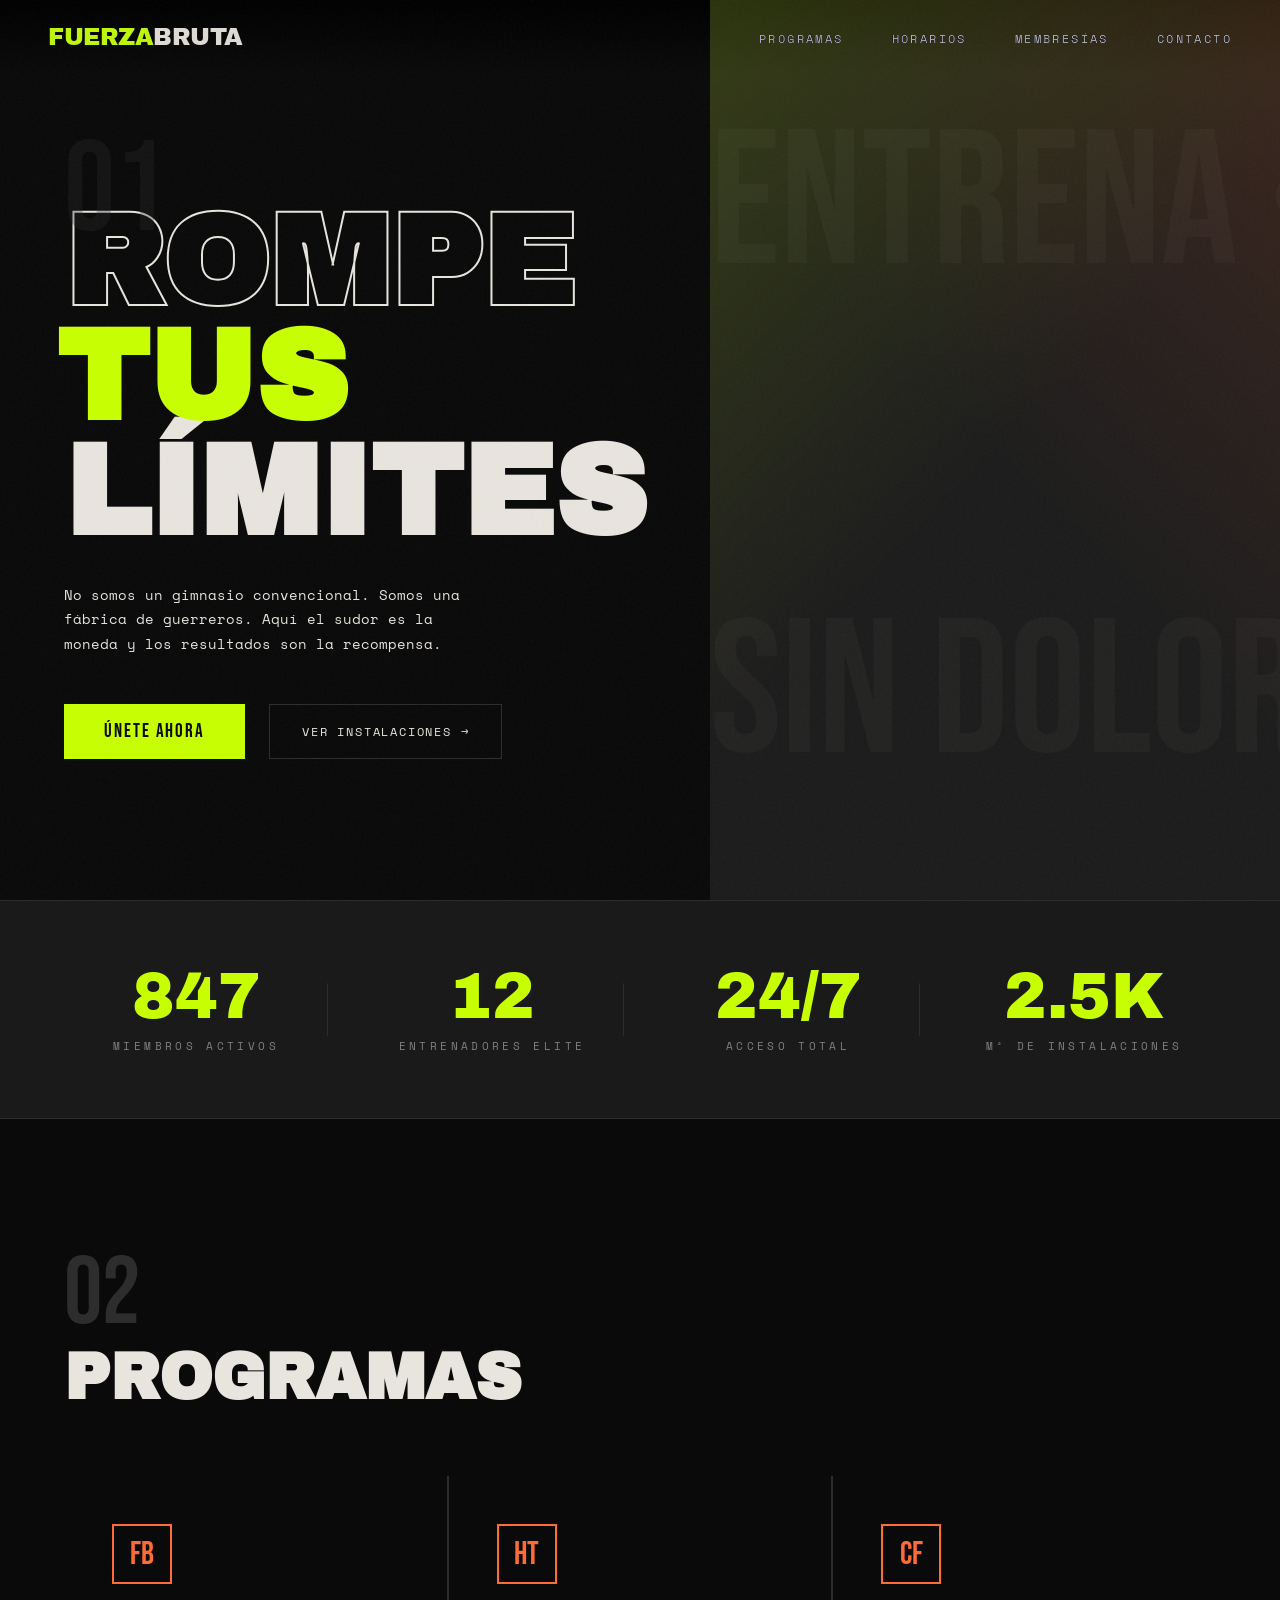
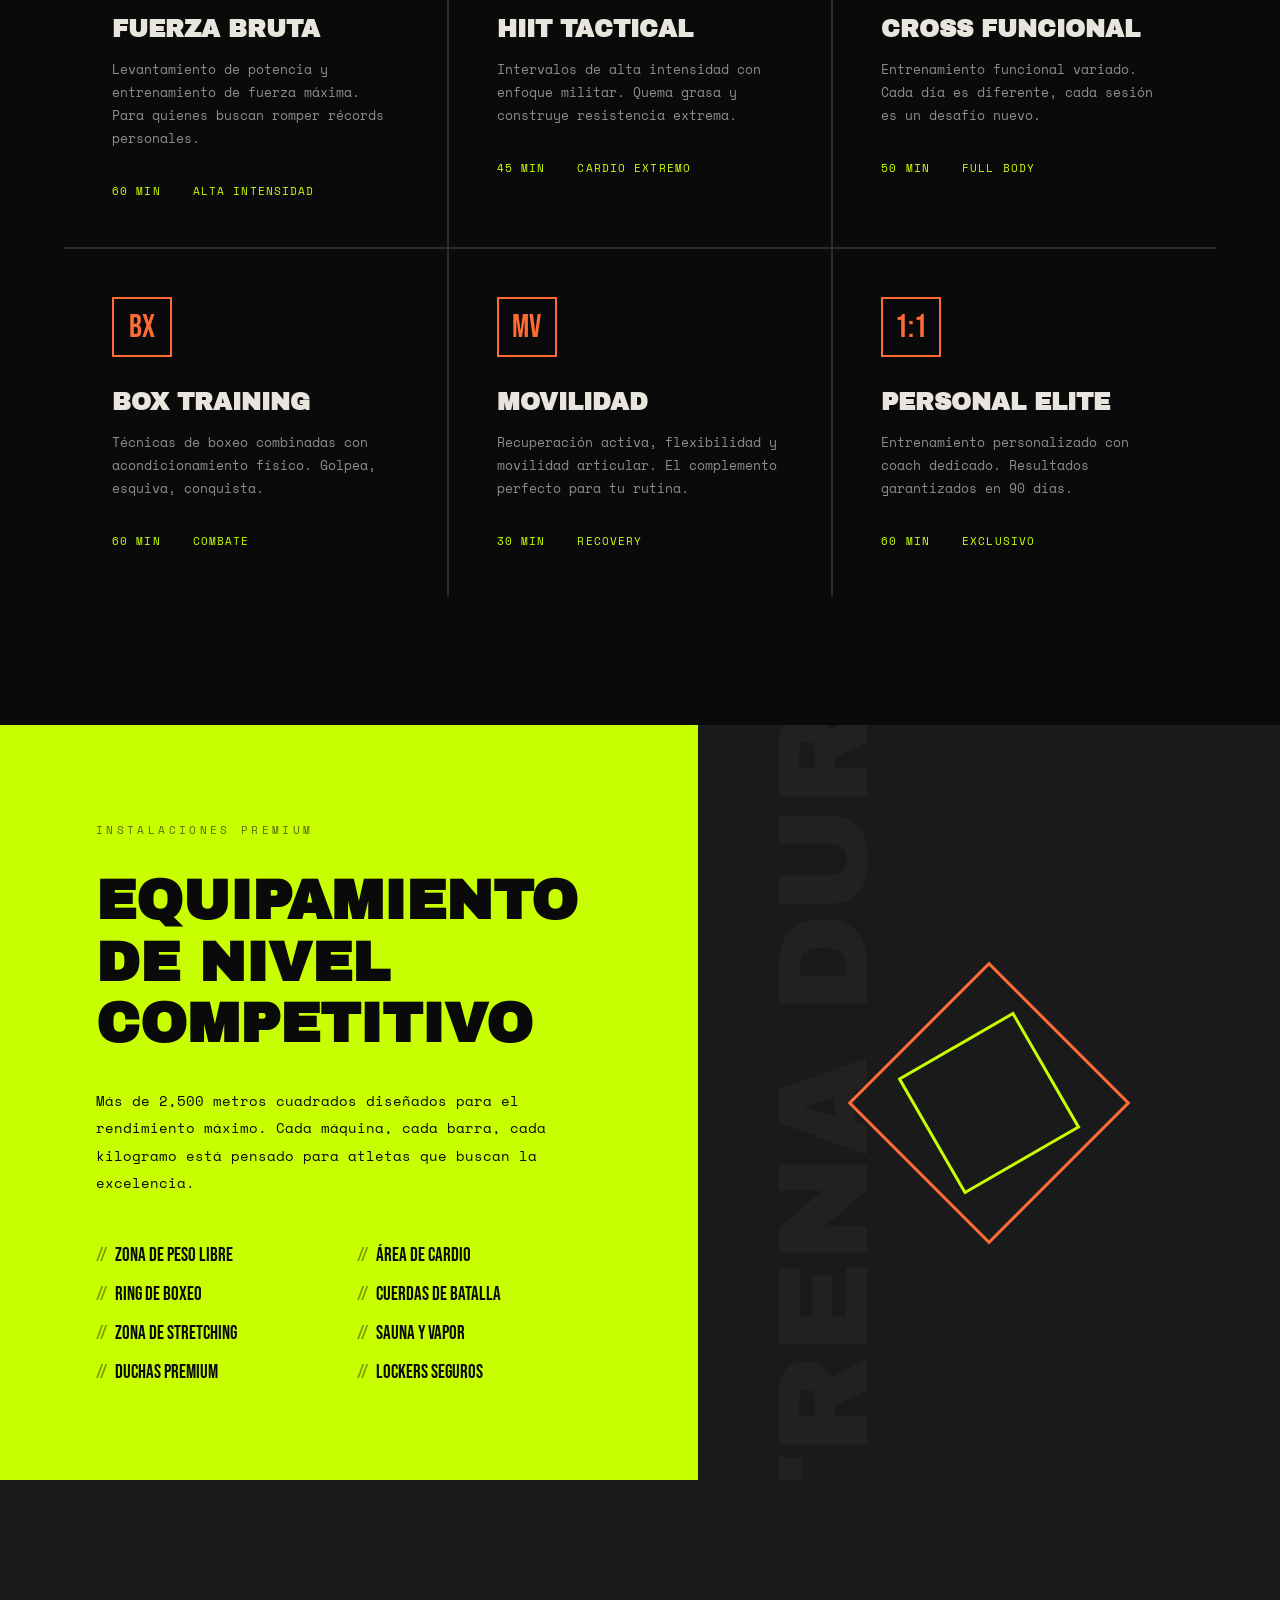
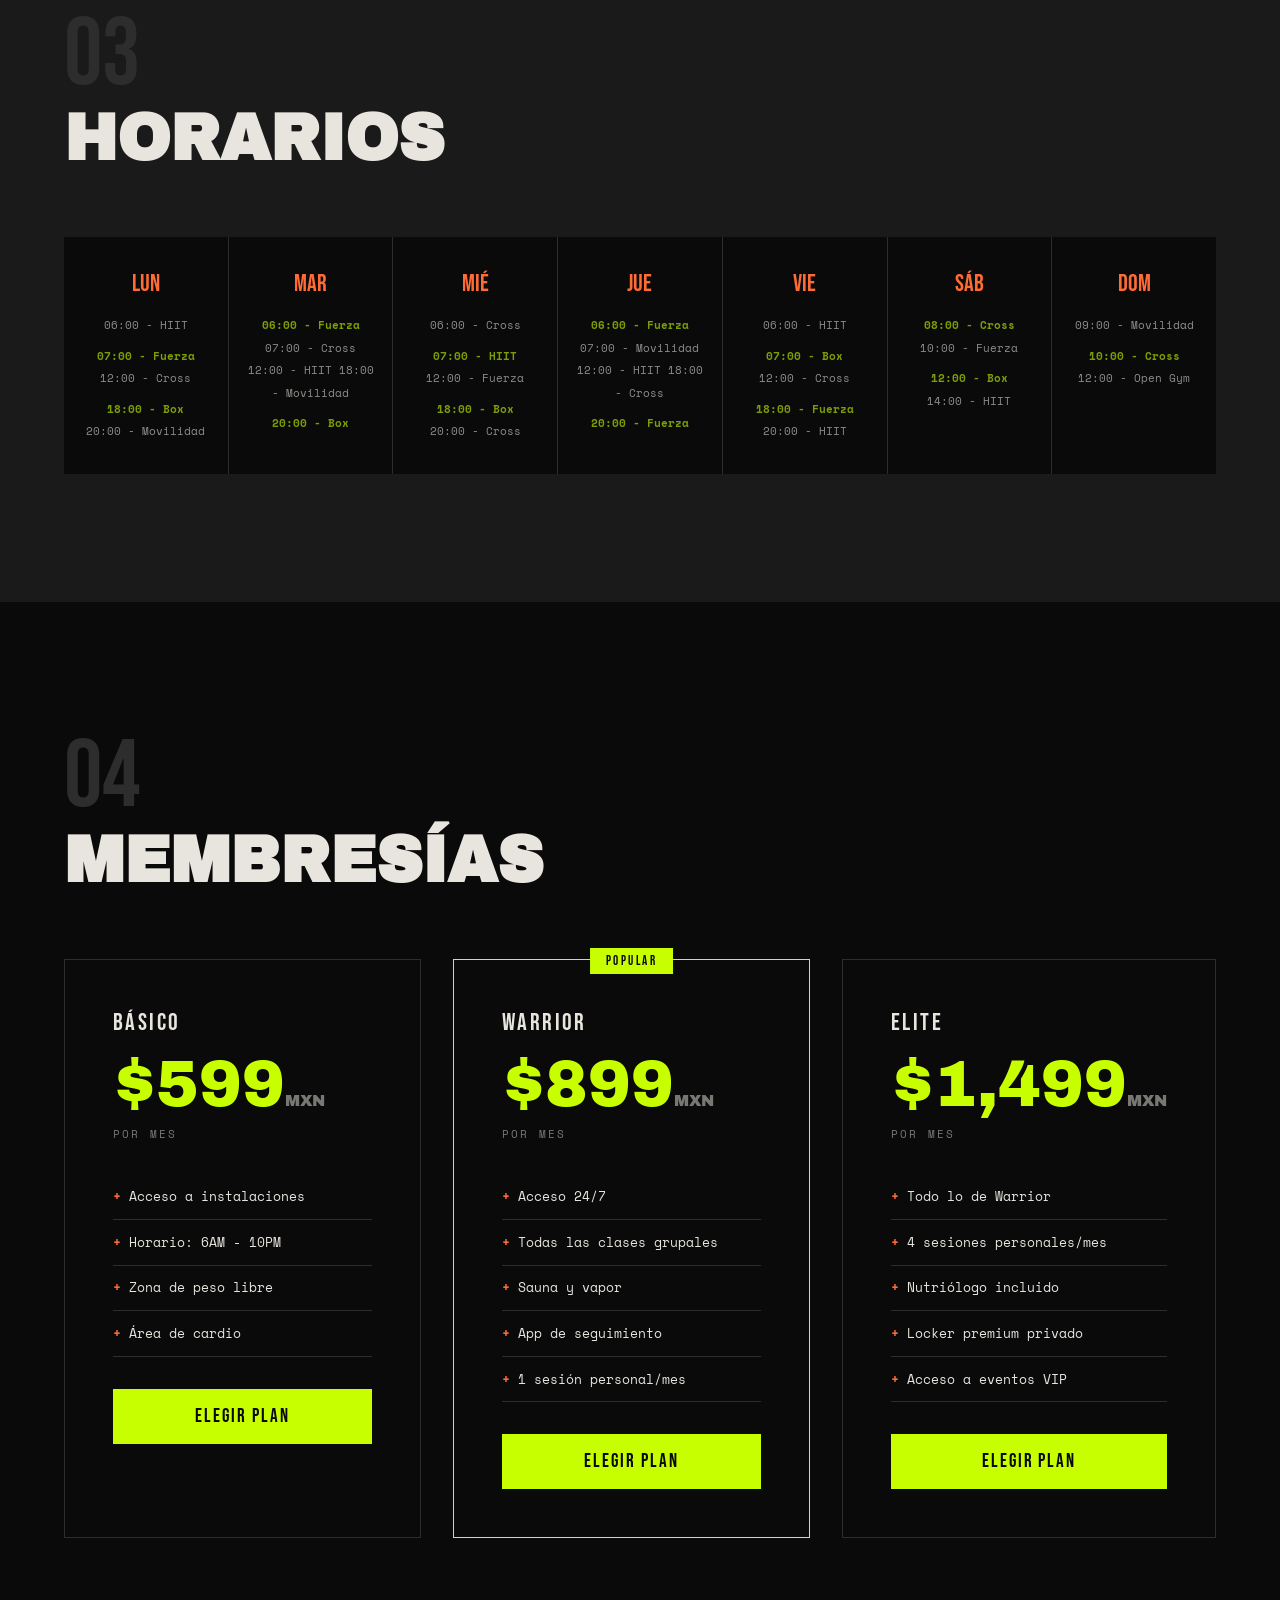
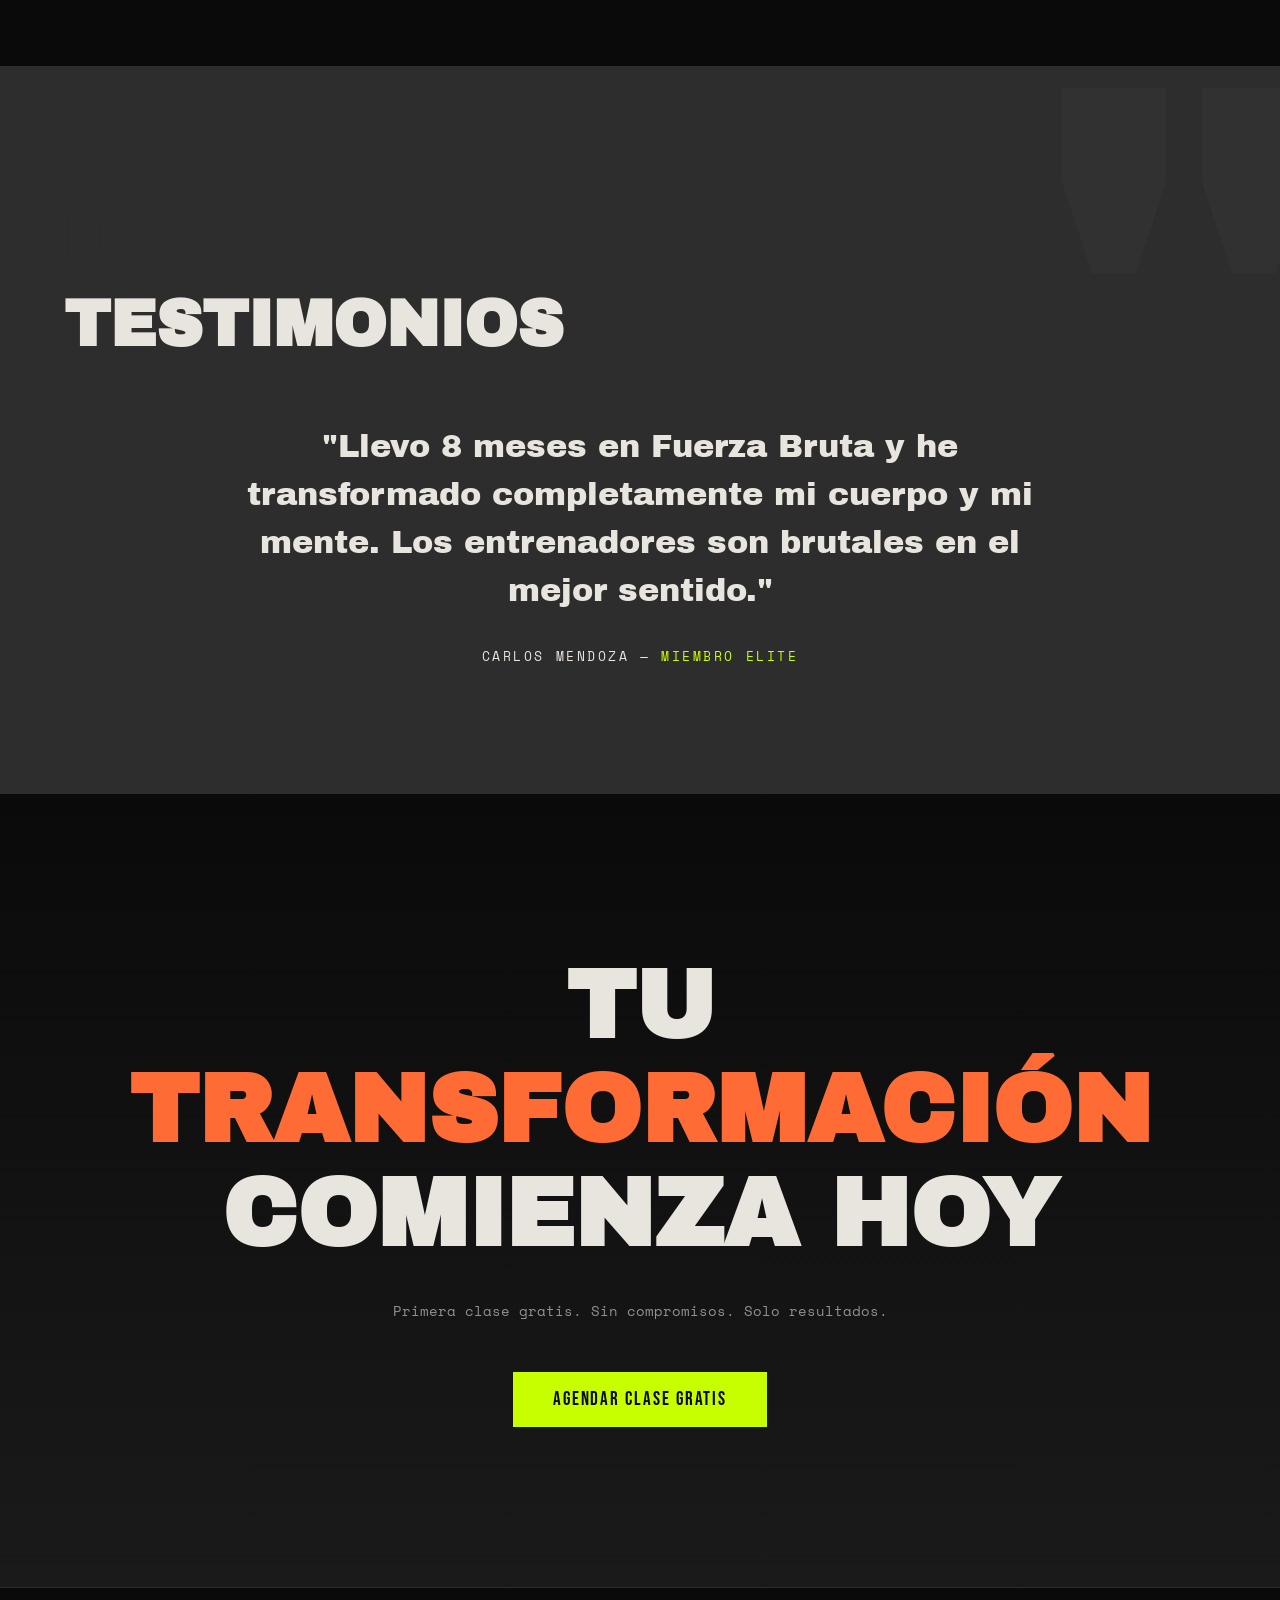
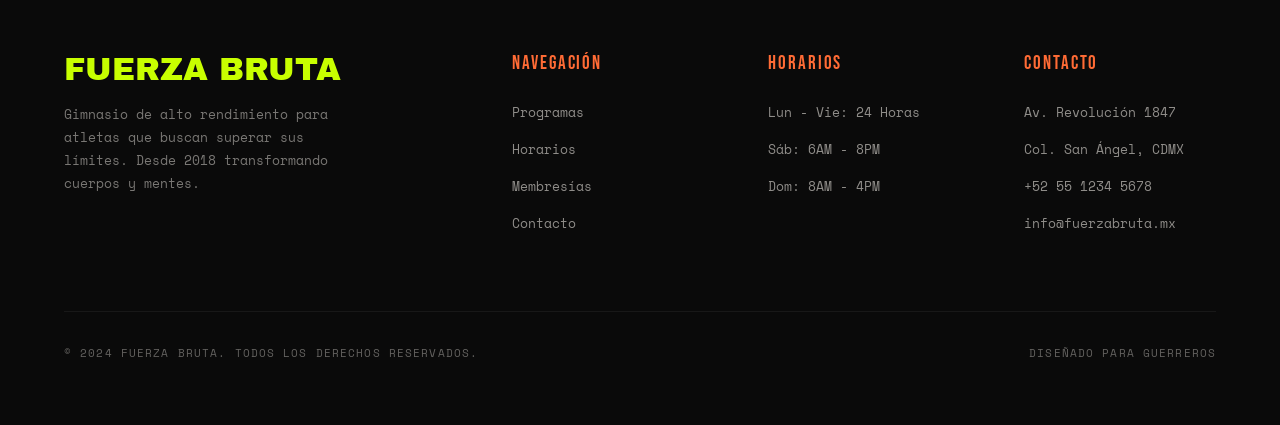
<file: gym/index.html>
<!DOCTYPE html>
<html lang="es">
<head>
    <meta charset="UTF-8">
    <meta name="viewport" content="width=device-width, initial-scale=1.0">
    <title>FUERZA BRUTA | Gimnasio</title>
    <link rel="preconnect" href="https://fonts.googleapis.com">
    <link rel="preconnect" href="https://fonts.gstatic.com" crossorigin>
    <link href="https://fonts.googleapis.com/css2?family=Bebas+Neue&family=Archivo+Black&family=Space+Mono:wght@400;700&display=swap" rel="stylesheet">
    <style>
        :root {
            --black: #0a0a0a;
            --concrete: #1a1a1a;
            --steel: #2d2d2d;
            --rust: #8b4513;
            --neon-lime: #c8ff00;
            --neon-orange: #ff6b35;
            --bone: #e8e4de;
            --sweat: #f5f5dc;
        }

        * {
            margin: 0;
            padding: 0;
            box-sizing: border-box;
        }

        html {
            scroll-behavior: smooth;
        }

        body {
            font-family: 'Space Mono', monospace;
            background: var(--black);
            color: var(--bone);
            overflow-x: hidden;
            cursor: crosshair;
        }

        /* Grain overlay */
        body::before {
            content: '';
            position: fixed;
            top: 0;
            left: 0;
            width: 100%;
            height: 100%;
            background-image: url("data:image/svg+xml,%3Csvg viewBox='0 0 400 400' xmlns='http://www.w3.org/2000/svg'%3E%3Cfilter id='noiseFilter'%3E%3CfeTurbulence type='fractalNoise' baseFrequency='0.9' numOctaves='4' stitchTiles='stitch'/%3E%3C/filter%3E%3Crect width='100%25' height='100%25' filter='url(%23noiseFilter)'/%3E%3C/svg%3E");
            opacity: 0.03;
            pointer-events: none;
            z-index: 9999;
        }

        /* Navigation */
        nav {
            position: fixed;
            top: 0;
            left: 0;
            width: 100%;
            padding: 1.5rem 3rem;
            display: flex;
            justify-content: space-between;
            align-items: center;
            z-index: 1000;
            background: linear-gradient(to bottom, var(--black), transparent);
            mix-blend-mode: difference;
        }

        .logo {
            font-family: 'Archivo Black', sans-serif;
            font-size: 1.5rem;
            letter-spacing: -0.02em;
            color: var(--neon-lime);
        }

        .logo span {
            color: var(--bone);
        }

        .nav-links {
            display: flex;
            gap: 3rem;
            list-style: none;
        }

        .nav-links a {
            font-family: 'Space Mono', monospace;
            font-size: 0.75rem;
            text-transform: uppercase;
            letter-spacing: 0.2em;
            color: var(--bone);
            text-decoration: none;
            position: relative;
            padding: 0.5rem 0;
        }

        .nav-links a::after {
            content: '';
            position: absolute;
            bottom: 0;
            left: 0;
            width: 0;
            height: 2px;
            background: var(--neon-lime);
            transition: width 0.3s ease;
        }

        .nav-links a:hover::after {
            width: 100%;
        }

        /* Hero Section */
        .hero {
            min-height: 100vh;
            display: grid;
            grid-template-columns: 1fr 1fr;
            position: relative;
        }

        .hero-left {
            padding: 8rem 4rem 4rem;
            display: flex;
            flex-direction: column;
            justify-content: center;
            position: relative;
        }

        .hero-left::before {
            content: '01';
            position: absolute;
            top: 8rem;
            left: 4rem;
            font-family: 'Bebas Neue', sans-serif;
            font-size: 8rem;
            color: var(--steel);
            opacity: 0.3;
            line-height: 1;
        }

        .hero-title {
            font-family: 'Archivo Black', sans-serif;
            font-size: clamp(4rem, 10vw, 8rem);
            line-height: 0.9;
            text-transform: uppercase;
            margin-bottom: 2rem;
            animation: slideUp 1s ease-out;
        }

        .hero-title .highlight {
            color: var(--neon-lime);
            display: block;
            transform: translateX(-0.5rem);
        }

        .hero-title .stroke-text {
            -webkit-text-stroke: 2px var(--bone);
            color: transparent;
        }

        @keyframes slideUp {
            from {
                opacity: 0;
                transform: translateY(80px);
            }
            to {
                opacity: 1;
                transform: translateY(0);
            }
        }

        .hero-desc {
            font-size: 0.85rem;
            line-height: 1.8;
            max-width: 400px;
            opacity: 0.7;
            margin-bottom: 3rem;
            animation: slideUp 1s ease-out 0.2s both;
        }

        .hero-cta {
            display: flex;
            gap: 1.5rem;
            animation: slideUp 1s ease-out 0.4s both;
        }

        .btn-primary {
            font-family: 'Bebas Neue', sans-serif;
            font-size: 1.2rem;
            letter-spacing: 0.1em;
            padding: 1rem 2.5rem;
            background: var(--neon-lime);
            color: var(--black);
            border: none;
            cursor: pointer;
            position: relative;
            overflow: hidden;
            transition: transform 0.2s ease;
        }

        .btn-primary:hover {
            transform: scale(1.05);
        }

        .btn-primary::before {
            content: '';
            position: absolute;
            top: 0;
            left: -100%;
            width: 100%;
            height: 100%;
            background: linear-gradient(90deg, transparent, rgba(255,255,255,0.4), transparent);
            transition: left 0.5s ease;
        }

        .btn-primary:hover::before {
            left: 100%;
        }

        .btn-secondary {
            font-family: 'Space Mono', monospace;
            font-size: 0.75rem;
            letter-spacing: 0.15em;
            text-transform: uppercase;
            padding: 1rem 2rem;
            background: transparent;
            color: var(--bone);
            border: 1px solid var(--steel);
            cursor: pointer;
            transition: all 0.3s ease;
        }

        .btn-secondary:hover {
            border-color: var(--neon-orange);
            color: var(--neon-orange);
        }

        .hero-right {
            position: relative;
            background: var(--concrete);
            overflow: hidden;
        }

        .hero-image-container {
            position: absolute;
            inset: 0;
            display: flex;
            align-items: center;
            justify-content: center;
        }

        .hero-visual {
            width: 100%;
            height: 100%;
            background: 
                linear-gradient(135deg, var(--neon-lime) 0%, transparent 50%),
                linear-gradient(225deg, var(--neon-orange) 0%, transparent 50%),
                var(--steel);
            opacity: 0.15;
        }

        .weight-illustration {
            position: absolute;
            width: 300px;
            height: 300px;
            border: 20px solid var(--bone);
            border-radius: 50%;
            display: flex;
            align-items: center;
            justify-content: center;
            animation: pulse 4s ease-in-out infinite;
        }

        .weight-illustration::before {
            content: '';
            width: 100px;
            height: 100px;
            background: var(--neon-lime);
            border-radius: 50%;
        }

        .weight-illustration::after {
            content: '';
            position: absolute;
            width: 400px;
            height: 40px;
            background: var(--bone);
        }

        @keyframes pulse {
            0%, 100% { transform: scale(1) rotate(0deg); }
            50% { transform: scale(1.05) rotate(5deg); }
        }

        .floating-text {
            position: absolute;
            font-family: 'Bebas Neue', sans-serif;
            font-size: 12rem;
            color: var(--bone);
            opacity: 0.03;
            white-space: nowrap;
            animation: scroll 20s linear infinite;
        }

        .floating-text.top {
            top: 10%;
        }

        .floating-text.bottom {
            bottom: 10%;
            animation-direction: reverse;
        }

        @keyframes scroll {
            from { transform: translateX(0); }
            to { transform: translateX(-50%); }
        }

        /* Stats Bar */
        .stats-bar {
            background: var(--concrete);
            padding: 4rem;
            display: grid;
            grid-template-columns: repeat(4, 1fr);
            gap: 2rem;
            border-top: 1px solid var(--steel);
            border-bottom: 1px solid var(--steel);
        }

        .stat-item {
            text-align: center;
            position: relative;
        }

        .stat-item::after {
            content: '';
            position: absolute;
            right: 0;
            top: 50%;
            transform: translateY(-50%);
            width: 1px;
            height: 60%;
            background: var(--steel);
        }

        .stat-item:last-child::after {
            display: none;
        }

        .stat-number {
            font-family: 'Archivo Black', sans-serif;
            font-size: 4rem;
            color: var(--neon-lime);
            line-height: 1;
            margin-bottom: 0.5rem;
        }

        .stat-label {
            font-size: 0.7rem;
            text-transform: uppercase;
            letter-spacing: 0.3em;
            opacity: 0.5;
        }

        /* Programs Section */
        .programs {
            padding: 8rem 4rem;
            position: relative;
        }

        .section-header {
            display: flex;
            justify-content: space-between;
            align-items: flex-end;
            margin-bottom: 4rem;
        }

        .section-number {
            font-family: 'Bebas Neue', sans-serif;
            font-size: 6rem;
            color: var(--steel);
            line-height: 1;
        }

        .section-title {
            font-family: 'Archivo Black', sans-serif;
            font-size: 4rem;
            text-transform: uppercase;
        }

        .programs-grid {
            display: grid;
            grid-template-columns: repeat(3, 1fr);
            gap: 2px;
            background: var(--steel);
        }

        .program-card {
            background: var(--black);
            padding: 3rem;
            position: relative;
            overflow: hidden;
            transition: all 0.4s ease;
            cursor: pointer;
        }

        .program-card::before {
            content: '';
            position: absolute;
            top: 0;
            left: 0;
            width: 100%;
            height: 4px;
            background: var(--neon-lime);
            transform: scaleX(0);
            transform-origin: left;
            transition: transform 0.4s ease;
        }

        .program-card:hover::before {
            transform: scaleX(1);
        }

        .program-card:hover {
            background: var(--concrete);
        }

        .program-icon {
            width: 60px;
            height: 60px;
            margin-bottom: 2rem;
            display: flex;
            align-items: center;
            justify-content: center;
            font-family: 'Bebas Neue', sans-serif;
            font-size: 2rem;
            border: 2px solid var(--neon-orange);
            color: var(--neon-orange);
        }

        .program-name {
            font-family: 'Archivo Black', sans-serif;
            font-size: 1.5rem;
            text-transform: uppercase;
            margin-bottom: 1rem;
        }

        .program-desc {
            font-size: 0.8rem;
            line-height: 1.8;
            opacity: 0.6;
            margin-bottom: 2rem;
        }

        .program-meta {
            display: flex;
            gap: 2rem;
            font-size: 0.7rem;
            text-transform: uppercase;
            letter-spacing: 0.1em;
        }

        .program-meta span {
            color: var(--neon-lime);
        }

        /* Feature Section */
        .feature {
            display: grid;
            grid-template-columns: 1.2fr 1fr;
            min-height: 80vh;
        }

        .feature-content {
            background: var(--neon-lime);
            color: var(--black);
            padding: 6rem;
            display: flex;
            flex-direction: column;
            justify-content: center;
        }

        .feature-label {
            font-size: 0.7rem;
            text-transform: uppercase;
            letter-spacing: 0.3em;
            margin-bottom: 2rem;
            opacity: 0.6;
        }

        .feature-title {
            font-family: 'Archivo Black', sans-serif;
            font-size: 3.5rem;
            text-transform: uppercase;
            line-height: 1.1;
            margin-bottom: 2rem;
        }

        .feature-text {
            font-size: 0.9rem;
            line-height: 1.9;
            max-width: 450px;
            margin-bottom: 3rem;
        }

        .feature-list {
            list-style: none;
            display: grid;
            grid-template-columns: 1fr 1fr;
            gap: 1rem;
        }

        .feature-list li {
            font-family: 'Bebas Neue', sans-serif;
            font-size: 1.2rem;
            display: flex;
            align-items: center;
            gap: 0.5rem;
        }

        .feature-list li::before {
            content: '//';
            opacity: 0.4;
        }

        .feature-visual {
            background: var(--concrete);
            position: relative;
            overflow: hidden;
        }

        .feature-visual::before {
            content: 'ENTRENA DURO';
            position: absolute;
            font-family: 'Archivo Black', sans-serif;
            font-size: 8rem;
            color: var(--bone);
            opacity: 0.03;
            transform: rotate(-90deg);
            white-space: nowrap;
            right: -20%;
            top: 50%;
        }

        .geometric-shape {
            position: absolute;
            width: 200px;
            height: 200px;
            border: 3px solid var(--neon-orange);
            top: 50%;
            left: 50%;
            transform: translate(-50%, -50%) rotate(45deg);
            animation: rotate 20s linear infinite;
        }

        .geometric-shape::before {
            content: '';
            position: absolute;
            inset: 30px;
            border: 3px solid var(--neon-lime);
            transform: rotate(15deg);
        }

        @keyframes rotate {
            to { transform: translate(-50%, -50%) rotate(405deg); }
        }

        /* Schedule Section */
        .schedule {
            padding: 8rem 4rem;
            background: var(--concrete);
        }

        .schedule-grid {
            display: grid;
            grid-template-columns: repeat(7, 1fr);
            gap: 1px;
            background: var(--steel);
            margin-top: 4rem;
        }

        .schedule-day {
            background: var(--black);
            padding: 2rem 1rem;
            text-align: center;
        }

        .day-name {
            font-family: 'Bebas Neue', sans-serif;
            font-size: 1.5rem;
            margin-bottom: 1rem;
            color: var(--neon-orange);
        }

        .day-classes {
            font-size: 0.7rem;
            line-height: 2;
            opacity: 0.6;
        }

        .day-classes strong {
            display: block;
            color: var(--neon-lime);
            opacity: 1;
            margin-top: 0.5rem;
        }

        /* Pricing Section */
        .pricing {
            padding: 8rem 4rem;
        }

        .pricing-grid {
            display: grid;
            grid-template-columns: repeat(3, 1fr);
            gap: 2rem;
            margin-top: 4rem;
        }

        .price-card {
            border: 1px solid var(--steel);
            padding: 3rem;
            position: relative;
            transition: all 0.3s ease;
        }

        .price-card.featured {
            border-color: var(--neon-lime);
            transform: scale(1.05);
        }

        .price-card.featured::before {
            content: 'POPULAR';
            position: absolute;
            top: -12px;
            left: 50%;
            transform: translateX(-50%);
            background: var(--neon-lime);
            color: var(--black);
            font-family: 'Bebas Neue', sans-serif;
            font-size: 0.8rem;
            letter-spacing: 0.2em;
            padding: 0.3rem 1rem;
        }

        .price-name {
            font-family: 'Bebas Neue', sans-serif;
            font-size: 1.5rem;
            letter-spacing: 0.1em;
            margin-bottom: 1rem;
        }

        .price-amount {
            font-family: 'Archivo Black', sans-serif;
            font-size: 4rem;
            color: var(--neon-lime);
            line-height: 1;
            margin-bottom: 0.5rem;
        }

        .price-amount span {
            font-size: 1rem;
            color: var(--bone);
            opacity: 0.5;
        }

        .price-period {
            font-size: 0.7rem;
            text-transform: uppercase;
            letter-spacing: 0.2em;
            opacity: 0.5;
            margin-bottom: 2rem;
        }

        .price-features {
            list-style: none;
            margin-bottom: 2rem;
        }

        .price-features li {
            font-size: 0.8rem;
            padding: 0.8rem 0;
            border-bottom: 1px solid var(--steel);
            display: flex;
            align-items: center;
            gap: 0.5rem;
        }

        .price-features li::before {
            content: '+';
            color: var(--neon-orange);
            font-weight: bold;
        }

        .price-card .btn-primary {
            width: 100%;
        }

        /* Testimonials */
        .testimonials {
            padding: 8rem 4rem;
            background: var(--steel);
            position: relative;
            overflow: hidden;
        }

        .testimonials::before {
            content: '"';
            position: absolute;
            font-family: 'Archivo Black', sans-serif;
            font-size: 40rem;
            color: var(--bone);
            opacity: 0.02;
            top: -10%;
            right: -5%;
            line-height: 1;
        }

        .testimonial-slider {
            max-width: 800px;
            margin: 4rem auto 0;
            text-align: center;
        }

        .testimonial-text {
            font-family: 'Archivo Black', sans-serif;
            font-size: 2rem;
            line-height: 1.5;
            margin-bottom: 2rem;
        }

        .testimonial-author {
            font-size: 0.8rem;
            text-transform: uppercase;
            letter-spacing: 0.2em;
        }

        .testimonial-author span {
            color: var(--neon-lime);
        }

        /* CTA Section */
        .cta {
            padding: 10rem 4rem;
            text-align: center;
            position: relative;
            background: linear-gradient(to bottom, var(--black), var(--concrete));
        }

        .cta-title {
            font-family: 'Archivo Black', sans-serif;
            font-size: clamp(3rem, 8vw, 6rem);
            text-transform: uppercase;
            margin-bottom: 2rem;
        }

        .cta-title .accent {
            color: var(--neon-orange);
        }

        .cta-subtitle {
            font-size: 0.9rem;
            opacity: 0.6;
            max-width: 500px;
            margin: 0 auto 3rem;
            line-height: 1.8;
        }

        /* Footer */
        footer {
            background: var(--black);
            border-top: 1px solid var(--steel);
            padding: 4rem;
        }

        .footer-content {
            display: grid;
            grid-template-columns: 2fr 1fr 1fr 1fr;
            gap: 4rem;
        }

        .footer-brand {
            font-family: 'Archivo Black', sans-serif;
            font-size: 2rem;
            color: var(--neon-lime);
            margin-bottom: 1rem;
        }

        .footer-desc {
            font-size: 0.8rem;
            line-height: 1.8;
            opacity: 0.5;
            max-width: 300px;
        }

        .footer-title {
            font-family: 'Bebas Neue', sans-serif;
            font-size: 1.2rem;
            letter-spacing: 0.1em;
            margin-bottom: 1.5rem;
            color: var(--neon-orange);
        }

        .footer-links {
            list-style: none;
        }

        .footer-links li {
            margin-bottom: 0.8rem;
        }

        .footer-links a {
            font-size: 0.8rem;
            color: var(--bone);
            text-decoration: none;
            opacity: 0.6;
            transition: opacity 0.3s ease;
        }

        .footer-links a:hover {
            opacity: 1;
        }

        .footer-bottom {
            margin-top: 4rem;
            padding-top: 2rem;
            border-top: 1px solid var(--steel);
            display: flex;
            justify-content: space-between;
            font-size: 0.7rem;
            opacity: 0.4;
            text-transform: uppercase;
            letter-spacing: 0.1em;
        }

        /* Responsive */
        @media (max-width: 1024px) {
            .hero {
                grid-template-columns: 1fr;
            }
            
            .hero-right {
                min-height: 50vh;
            }
            
            .programs-grid {
                grid-template-columns: 1fr;
            }
            
            .feature {
                grid-template-columns: 1fr;
            }
            
            .schedule-grid {
                grid-template-columns: repeat(4, 1fr);
            }
            
            .pricing-grid {
                grid-template-columns: 1fr;
            }
            
            .footer-content {
                grid-template-columns: 1fr 1fr;
                gap: 2rem;
            }
        }

        @media (max-width: 768px) {
            nav {
                padding: 1rem 2rem;
            }
            
            .nav-links {
                display: none;
            }
            
            .hero-left {
                padding: 6rem 2rem 4rem;
            }
            
            .stats-bar {
                grid-template-columns: repeat(2, 1fr);
            }
            
            .schedule-grid {
                grid-template-columns: 1fr;
            }
            
            .programs,
            .pricing,
            .schedule {
                padding: 4rem 2rem;
            }
        }
    </style>
</head>
<body>
    <nav>
        <div class="logo">FUERZA<span>BRUTA</span></div>
        <ul class="nav-links">
            <li><a href="#programs">Programas</a></li>
            <li><a href="#schedule">Horarios</a></li>
            <li><a href="#pricing">Membresías</a></li>
            <li><a href="#contact">Contacto</a></li>
        </ul>
    </nav>

    <section class="hero">
        <div class="hero-left">
            <h1 class="hero-title">
                <span class="stroke-text">Rompe</span>
                <span class="highlight">Tus</span>
                Límites
            </h1>
            <p class="hero-desc">No somos un gimnasio convencional. Somos una fábrica de guerreros. Aquí el sudor es la moneda y los resultados son la recompensa.</p>
            <div class="hero-cta">
                <button class="btn-primary">ÚNETE AHORA</button>
                <button class="btn-secondary">Ver Instalaciones →</button>
            </div>
        </div>
        <div class="hero-right">
            <div class="hero-visual"></div>
            <div class="weight-illustration"></div>
            <div class="floating-text top">ENTRENA • SUDA • CONQUISTA • ENTRENA • SUDA • CONQUISTA • </div>
            <div class="floating-text bottom">SIN DOLOR NO HAY GLORIA • SIN DOLOR NO HAY GLORIA • </div>
        </div>
    </section>

    <section class="stats-bar">
        <div class="stat-item">
            <div class="stat-number">847</div>
            <div class="stat-label">Miembros Activos</div>
        </div>
        <div class="stat-item">
            <div class="stat-number">12</div>
            <div class="stat-label">Entrenadores Elite</div>
        </div>
        <div class="stat-item">
            <div class="stat-number">24/7</div>
            <div class="stat-label">Acceso Total</div>
        </div>
        <div class="stat-item">
            <div class="stat-number">2.5K</div>
            <div class="stat-label">M² de Instalaciones</div>
        </div>
    </section>

    <section class="programs" id="programs">
        <div class="section-header">
            <div>
                <div class="section-number">02</div>
                <h2 class="section-title">Programas</h2>
            </div>
        </div>
        <div class="programs-grid">
            <div class="program-card">
                <div class="program-icon">FB</div>
                <h3 class="program-name">Fuerza Bruta</h3>
                <p class="program-desc">Levantamiento de potencia y entrenamiento de fuerza máxima. Para quienes buscan romper récords personales.</p>
                <div class="program-meta">
                    <span>60 MIN</span>
                    <span>ALTA INTENSIDAD</span>
                </div>
            </div>
            <div class="program-card">
                <div class="program-icon">HT</div>
                <h3 class="program-name">HIIT Tactical</h3>
                <p class="program-desc">Intervalos de alta intensidad con enfoque militar. Quema grasa y construye resistencia extrema.</p>
                <div class="program-meta">
                    <span>45 MIN</span>
                    <span>CARDIO EXTREMO</span>
                </div>
            </div>
            <div class="program-card">
                <div class="program-icon">CF</div>
                <h3 class="program-name">Cross Funcional</h3>
                <p class="program-desc">Entrenamiento funcional variado. Cada día es diferente, cada sesión es un desafío nuevo.</p>
                <div class="program-meta">
                    <span>50 MIN</span>
                    <span>FULL BODY</span>
                </div>
            </div>
            <div class="program-card">
                <div class="program-icon">BX</div>
                <h3 class="program-name">Box Training</h3>
                <p class="program-desc">Técnicas de boxeo combinadas con acondicionamiento físico. Golpea, esquiva, conquista.</p>
                <div class="program-meta">
                    <span>60 MIN</span>
                    <span>COMBATE</span>
                </div>
            </div>
            <div class="program-card">
                <div class="program-icon">MV</div>
                <h3 class="program-name">Movilidad</h3>
                <p class="program-desc">Recuperación activa, flexibilidad y movilidad articular. El complemento perfecto para tu rutina.</p>
                <div class="program-meta">
                    <span>30 MIN</span>
                    <span>RECOVERY</span>
                </div>
            </div>
            <div class="program-card">
                <div class="program-icon">1:1</div>
                <h3 class="program-name">Personal Elite</h3>
                <p class="program-desc">Entrenamiento personalizado con coach dedicado. Resultados garantizados en 90 días.</p>
                <div class="program-meta">
                    <span>60 MIN</span>
                    <span>EXCLUSIVO</span>
                </div>
            </div>
        </div>
    </section>

    <section class="feature">
        <div class="feature-content">
            <div class="feature-label">Instalaciones Premium</div>
            <h2 class="feature-title">Equipamiento de Nivel Competitivo</h2>
            <p class="feature-text">Más de 2,500 metros cuadrados diseñados para el rendimiento máximo. Cada máquina, cada barra, cada kilogramo está pensado para atletas que buscan la excelencia.</p>
            <ul class="feature-list">
                <li>Zona de Peso Libre</li>
                <li>Área de Cardio</li>
                <li>Ring de Boxeo</li>
                <li>Cuerdas de Batalla</li>
                <li>Zona de Stretching</li>
                <li>Sauna y Vapor</li>
                <li>Duchas Premium</li>
                <li>Lockers Seguros</li>
            </ul>
        </div>
        <div class="feature-visual">
            <div class="geometric-shape"></div>
        </div>
    </section>

    <section class="schedule" id="schedule">
        <div class="section-header">
            <div>
                <div class="section-number">03</div>
                <h2 class="section-title">Horarios</h2>
            </div>
        </div>
        <div class="schedule-grid">
            <div class="schedule-day">
                <div class="day-name">Lun</div>
                <div class="day-classes">
                    06:00 - HIIT
                    <strong>07:00 - Fuerza</strong>
                    12:00 - Cross
                    <strong>18:00 - Box</strong>
                    20:00 - Movilidad
                </div>
            </div>
            <div class="schedule-day">
                <div class="day-name">Mar</div>
                <div class="day-classes">
                    <strong>06:00 - Fuerza</strong>
                    07:00 - Cross
                    12:00 - HIIT
                    18:00 - Movilidad
                    <strong>20:00 - Box</strong>
                </div>
            </div>
            <div class="schedule-day">
                <div class="day-name">Mié</div>
                <div class="day-classes">
                    06:00 - Cross
                    <strong>07:00 - HIIT</strong>
                    12:00 - Fuerza
                    <strong>18:00 - Box</strong>
                    20:00 - Cross
                </div>
            </div>
            <div class="schedule-day">
                <div class="day-name">Jue</div>
                <div class="day-classes">
                    <strong>06:00 - Fuerza</strong>
                    07:00 - Movilidad
                    12:00 - HIIT
                    18:00 - Cross
                    <strong>20:00 - Fuerza</strong>
                </div>
            </div>
            <div class="schedule-day">
                <div class="day-name">Vie</div>
                <div class="day-classes">
                    06:00 - HIIT
                    <strong>07:00 - Box</strong>
                    12:00 - Cross
                    <strong>18:00 - Fuerza</strong>
                    20:00 - HIIT
                </div>
            </div>
            <div class="schedule-day">
                <div class="day-name">Sáb</div>
                <div class="day-classes">
                    <strong>08:00 - Cross</strong>
                    10:00 - Fuerza
                    <strong>12:00 - Box</strong>
                    14:00 - HIIT
                </div>
            </div>
            <div class="schedule-day">
                <div class="day-name">Dom</div>
                <div class="day-classes">
                    09:00 - Movilidad
                    <strong>10:00 - Cross</strong>
                    12:00 - Open Gym
                </div>
            </div>
        </div>
    </section>

    <section class="pricing" id="pricing">
        <div class="section-header">
            <div>
                <div class="section-number">04</div>
                <h2 class="section-title">Membresías</h2>
            </div>
        </div>
        <div class="pricing-grid">
            <div class="price-card">
                <div class="price-name">Básico</div>
                <div class="price-amount">$599<span>MXN</span></div>
                <div class="price-period">Por Mes</div>
                <ul class="price-features">
                    <li>Acceso a instalaciones</li>
                    <li>Horario: 6AM - 10PM</li>
                    <li>Zona de peso libre</li>
                    <li>Área de cardio</li>
                </ul>
                <button class="btn-primary">Elegir Plan</button>
            </div>
            <div class="price-card featured">
                <div class="price-name">Warrior</div>
                <div class="price-amount">$899<span>MXN</span></div>
                <div class="price-period">Por Mes</div>
                <ul class="price-features">
                    <li>Acceso 24/7</li>
                    <li>Todas las clases grupales</li>
                    <li>Sauna y vapor</li>
                    <li>App de seguimiento</li>
                    <li>1 sesión personal/mes</li>
                </ul>
                <button class="btn-primary">Elegir Plan</button>
            </div>
            <div class="price-card">
                <div class="price-name">Elite</div>
                <div class="price-amount">$1,499<span>MXN</span></div>
                <div class="price-period">Por Mes</div>
                <ul class="price-features">
                    <li>Todo lo de Warrior</li>
                    <li>4 sesiones personales/mes</li>
                    <li>Nutriólogo incluido</li>
                    <li>Locker premium privado</li>
                    <li>Acceso a eventos VIP</li>
                </ul>
                <button class="btn-primary">Elegir Plan</button>
            </div>
        </div>
    </section>

    <section class="testimonials">
        <div class="section-header">
            <div>
                <div class="section-number">05</div>
                <h2 class="section-title">Testimonios</h2>
            </div>
        </div>
        <div class="testimonial-slider">
            <p class="testimonial-text">"Llevo 8 meses en Fuerza Bruta y he transformado completamente mi cuerpo y mi mente. Los entrenadores son brutales en el mejor sentido."</p>
            <div class="testimonial-author">Carlos Mendoza — <span>Miembro Elite</span></div>
        </div>
    </section>

    <section class="cta" id="contact">
        <h2 class="cta-title">Tu <span class="accent">Transformación</span> Comienza Hoy</h2>
        <p class="cta-subtitle">Primera clase gratis. Sin compromisos. Solo resultados.</p>
        <button class="btn-primary">AGENDAR CLASE GRATIS</button>
    </section>

    <footer>
        <div class="footer-content">
            <div>
                <div class="footer-brand">FUERZA BRUTA</div>
                <p class="footer-desc">Gimnasio de alto rendimiento para atletas que buscan superar sus límites. Desde 2018 transformando cuerpos y mentes.</p>
            </div>
            <div>
                <div class="footer-title">Navegación</div>
                <ul class="footer-links">
                    <li><a href="#programs">Programas</a></li>
                    <li><a href="#schedule">Horarios</a></li>
                    <li><a href="#pricing">Membresías</a></li>
                    <li><a href="#contact">Contacto</a></li>
                </ul>
            </div>
            <div>
                <div class="footer-title">Horarios</div>
                <ul class="footer-links">
                    <li><a href="#">Lun - Vie: 24 Horas</a></li>
                    <li><a href="#">Sáb: 6AM - 8PM</a></li>
                    <li><a href="#">Dom: 8AM - 4PM</a></li>
                </ul>
            </div>
            <div>
                <div class="footer-title">Contacto</div>
                <ul class="footer-links">
                    <li><a href="#">Av. Revolución 1847</a></li>
                    <li><a href="#">Col. San Ángel, CDMX</a></li>
                    <li><a href="#">+52 55 1234 5678</a></li>
                    <li><a href="#">info@fuerzabruta.mx</a></li>
                </ul>
            </div>
        </div>
        <div class="footer-bottom">
            <span>© 2024 Fuerza Bruta. Todos los derechos reservados.</span>
            <span>Diseñado para guerreros</span>
        </div>
    </footer>

    <script>
        // Parallax effect on scroll
        window.addEventListener('scroll', () => {
            const scrolled = window.pageYOffset;
            const parallaxElements = document.querySelectorAll('.floating-text');
            parallaxElements.forEach((el, i) => {
                const speed = i % 2 === 0 ? 0.5 : -0.5;
                el.style.transform = `translateX(${scrolled * speed}px)`;
            });
        });

        // Intersection Observer for animations
        const observerOptions = {
            threshold: 0.1,
            rootMargin: '0px 0px -50px 0px'
        };

        const observer = new IntersectionObserver((entries) => {
            entries.forEach(entry => {
                if (entry.isIntersecting) {
                    entry.target.style.opacity = '1';
                    entry.target.style.transform = 'translateY(0)';
                }
            });
        }, observerOptions);

        document.querySelectorAll('.program-card, .price-card, .stat-item').forEach(el => {
            el.style.opacity = '0';
            el.style.transform = 'translateY(30px)';
            el.style.transition = 'opacity 0.6s ease, transform 0.6s ease';
            observer.observe(el);
        });

        // Smooth scroll for nav links
        document.querySelectorAll('a[href^="#"]').forEach(anchor => {
            anchor.addEventListener('click', function (e) {
                e.preventDefault();
                const target = document.querySelector(this.getAttribute('href'));
                if (target) {
                    target.scrollIntoView({
                        behavior: 'smooth',
                        block: 'start'
                    });
                }
            });
        });
    </script>
</body>
</html>
</file>
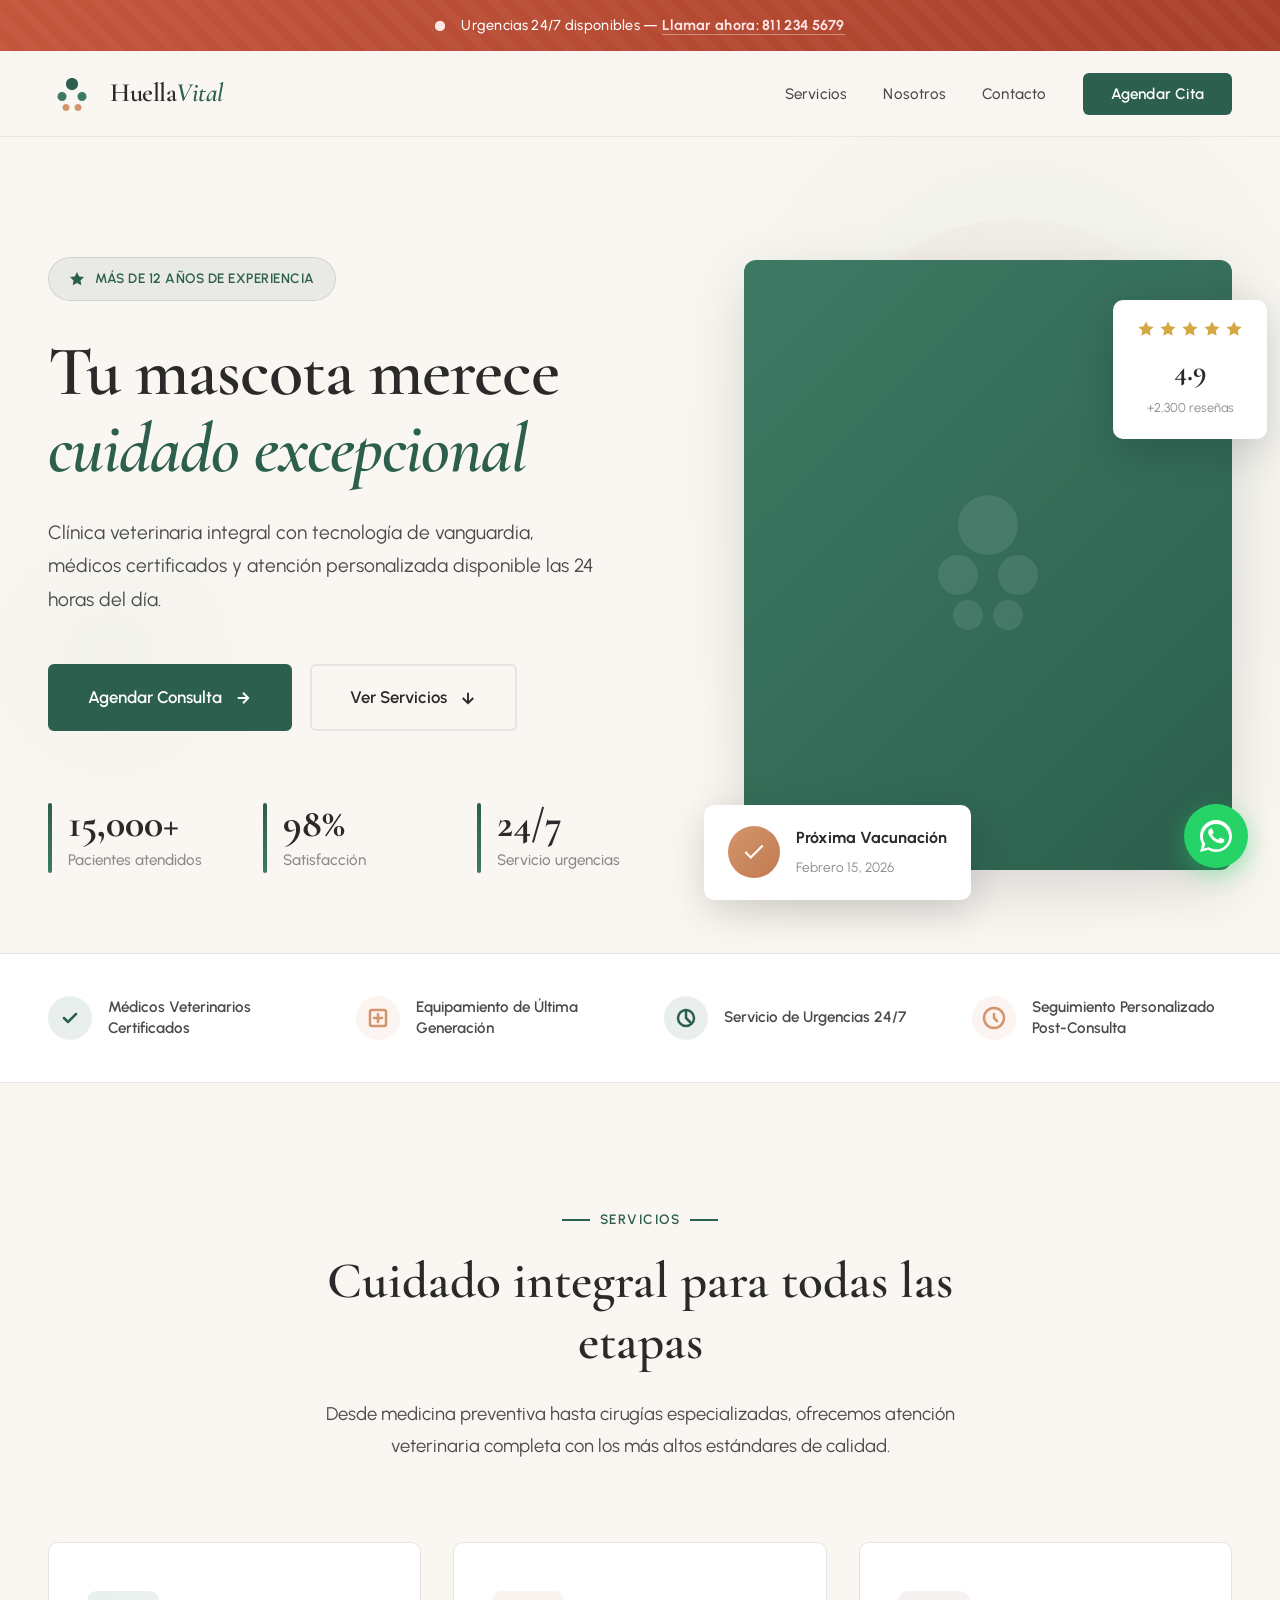
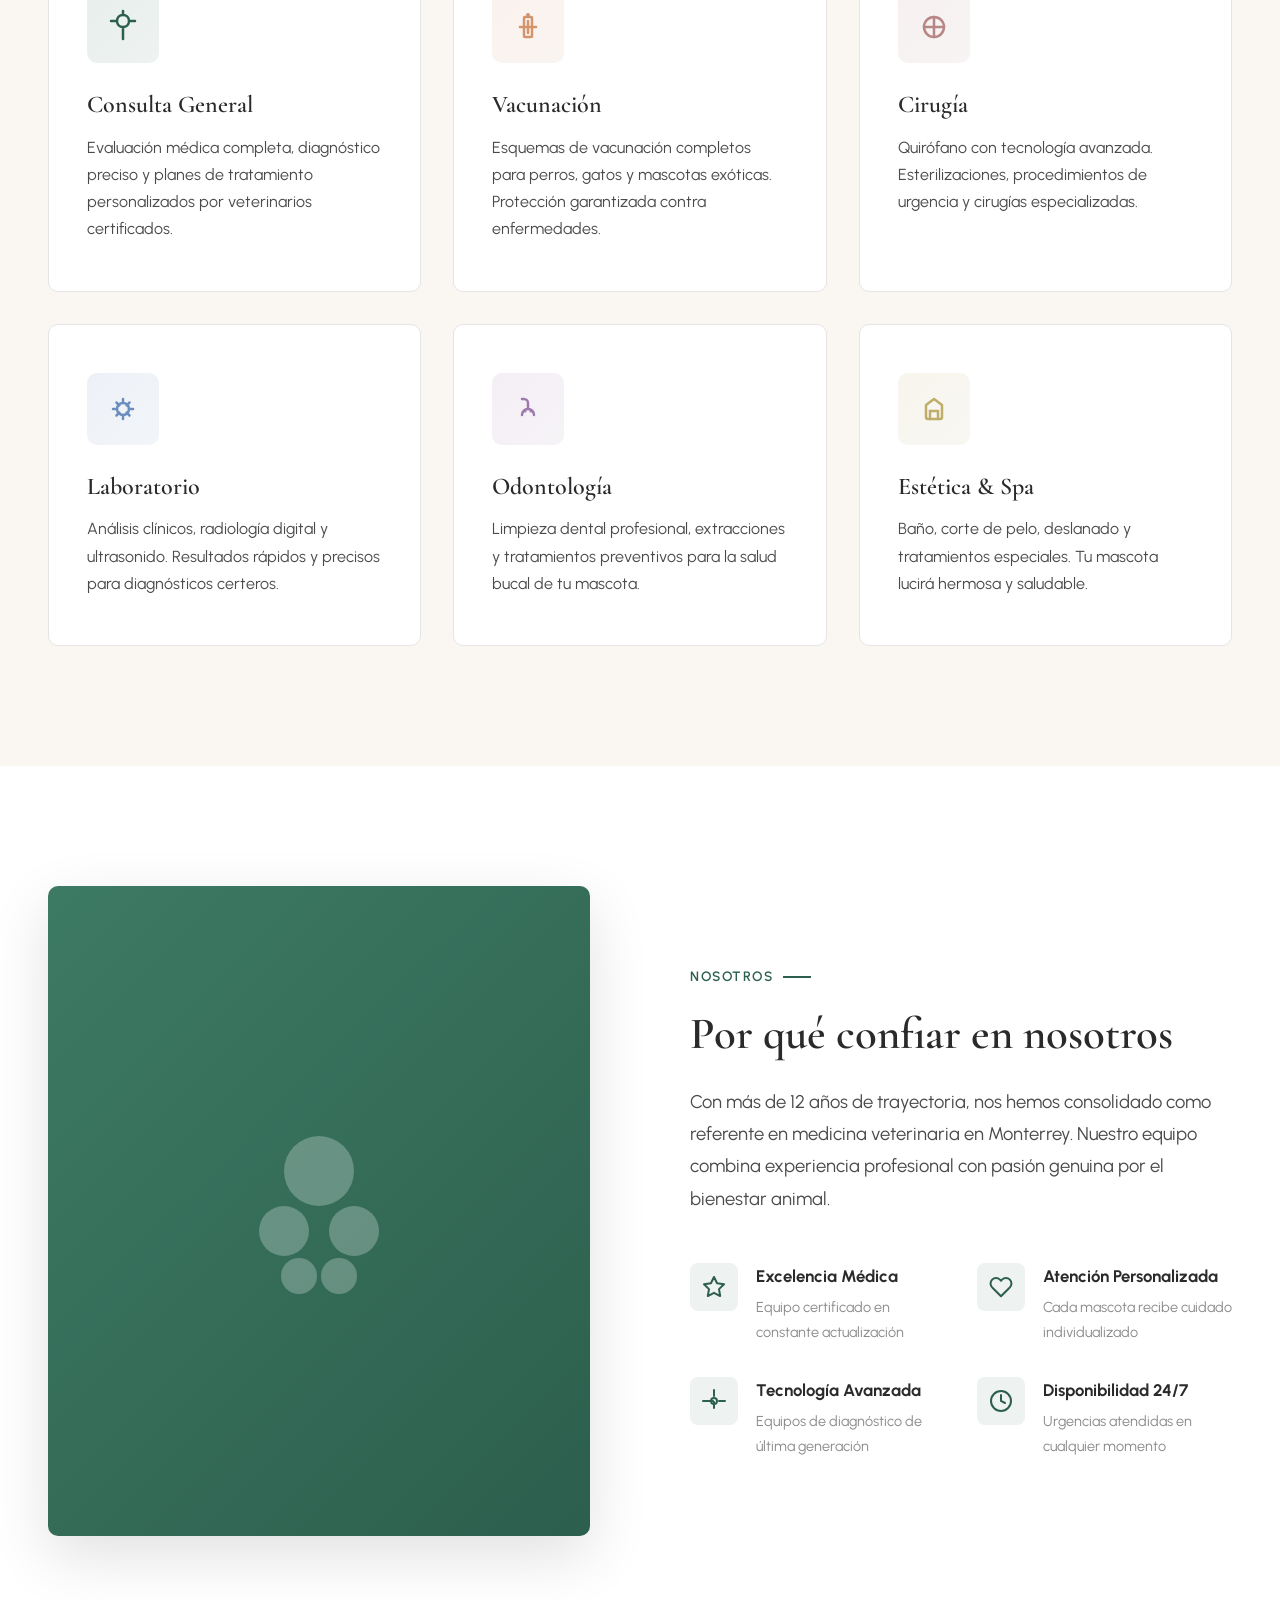
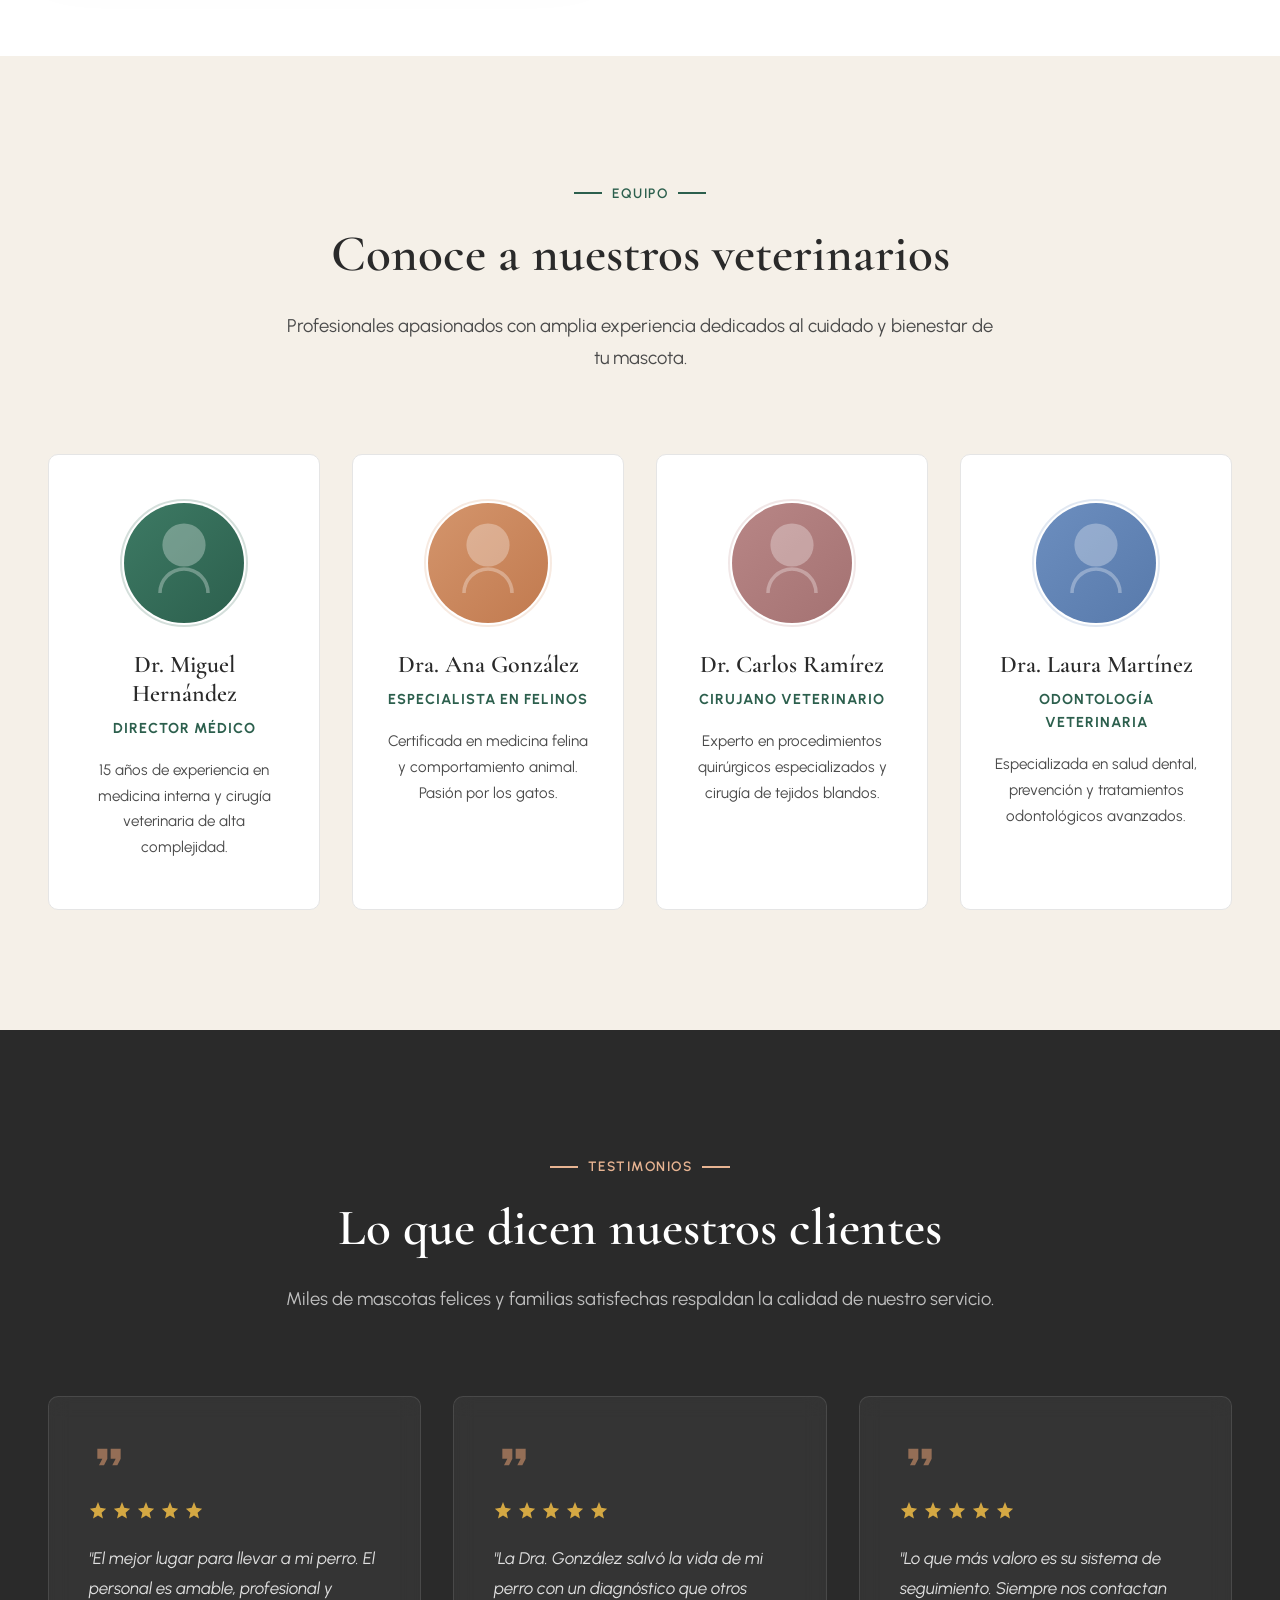
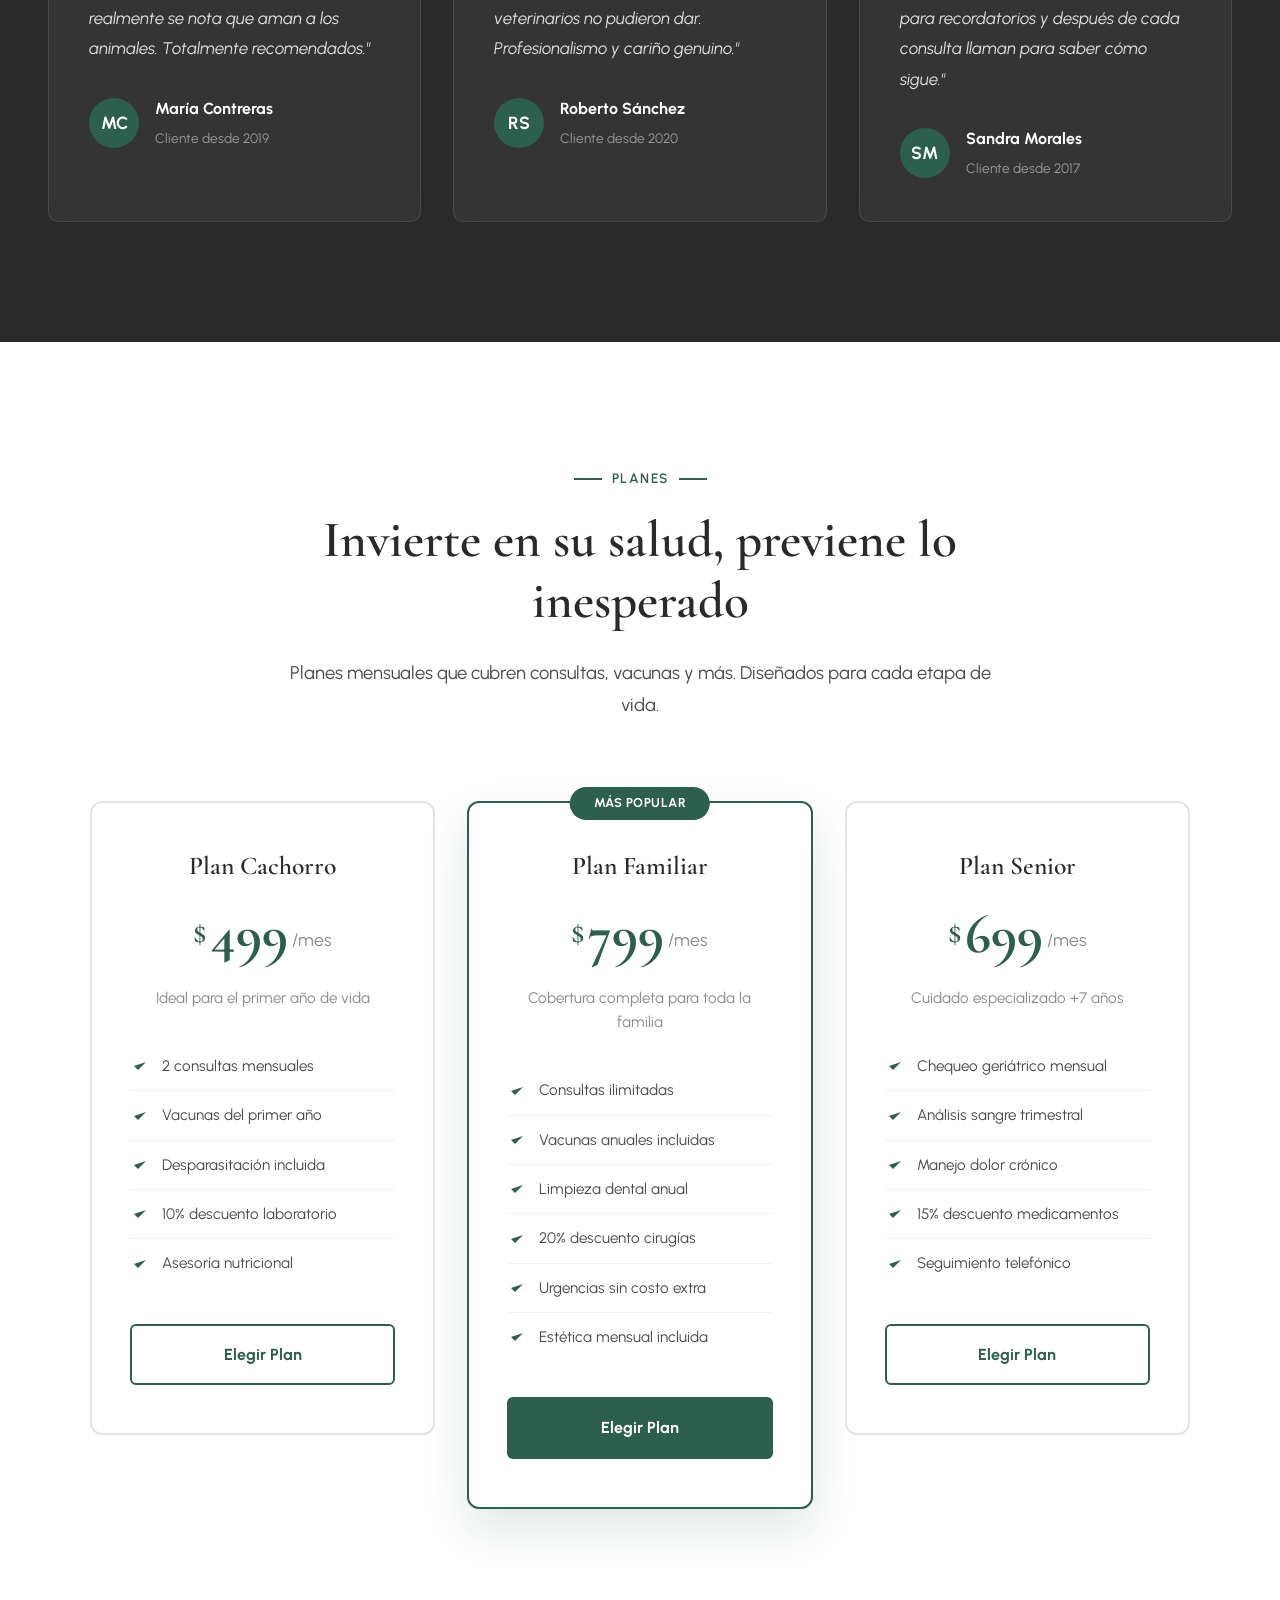
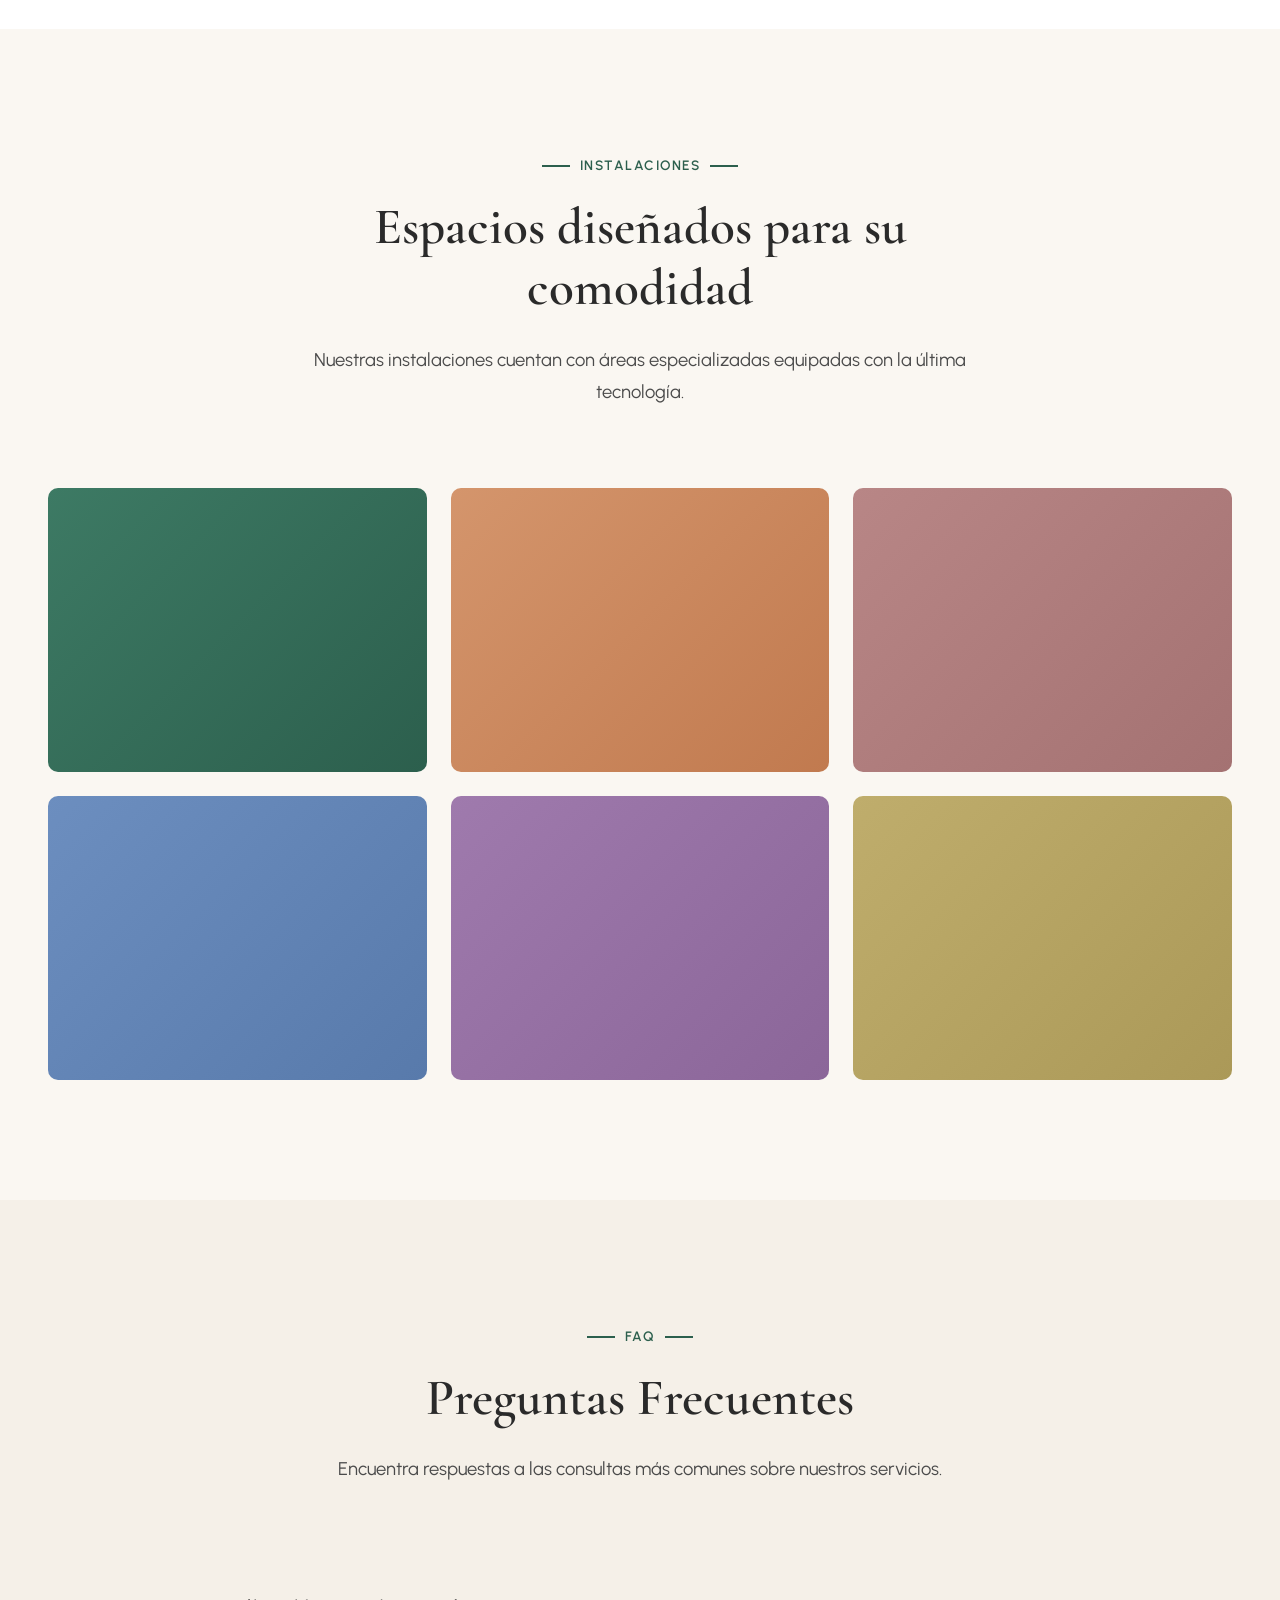
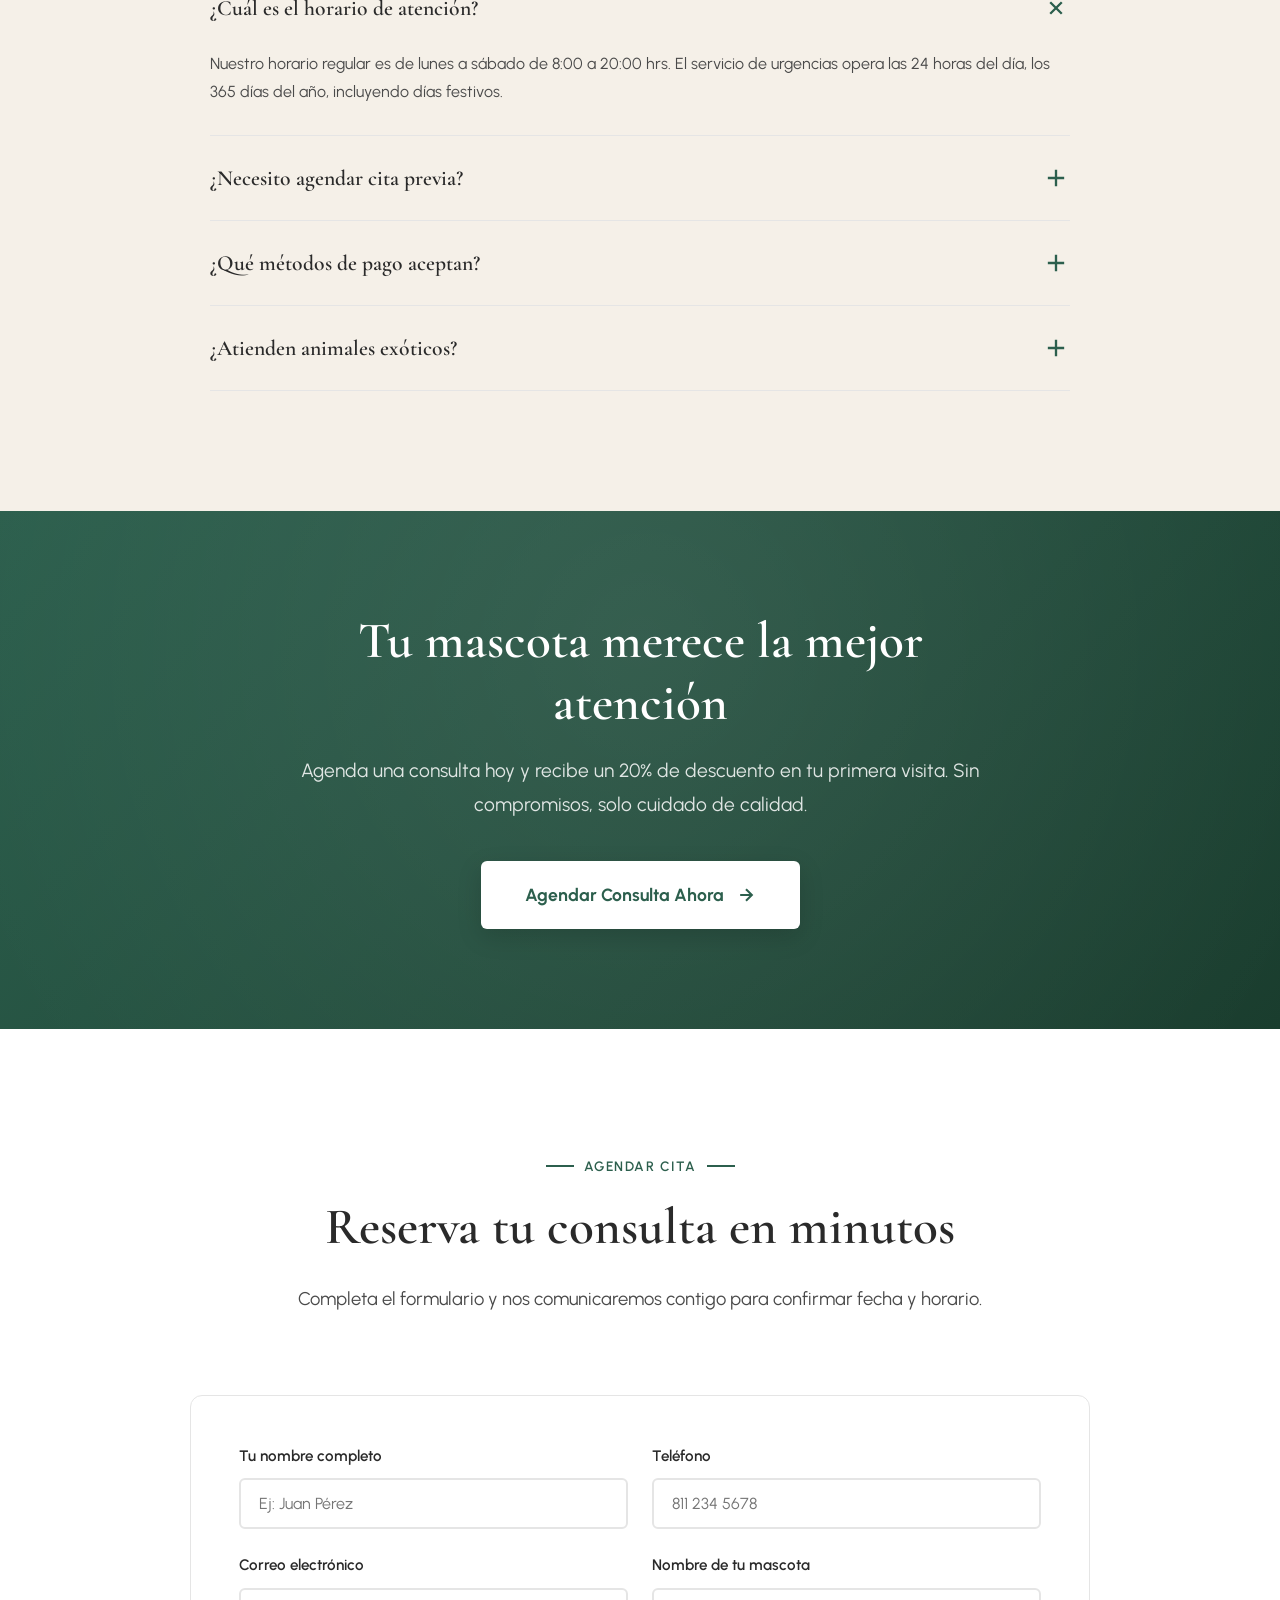
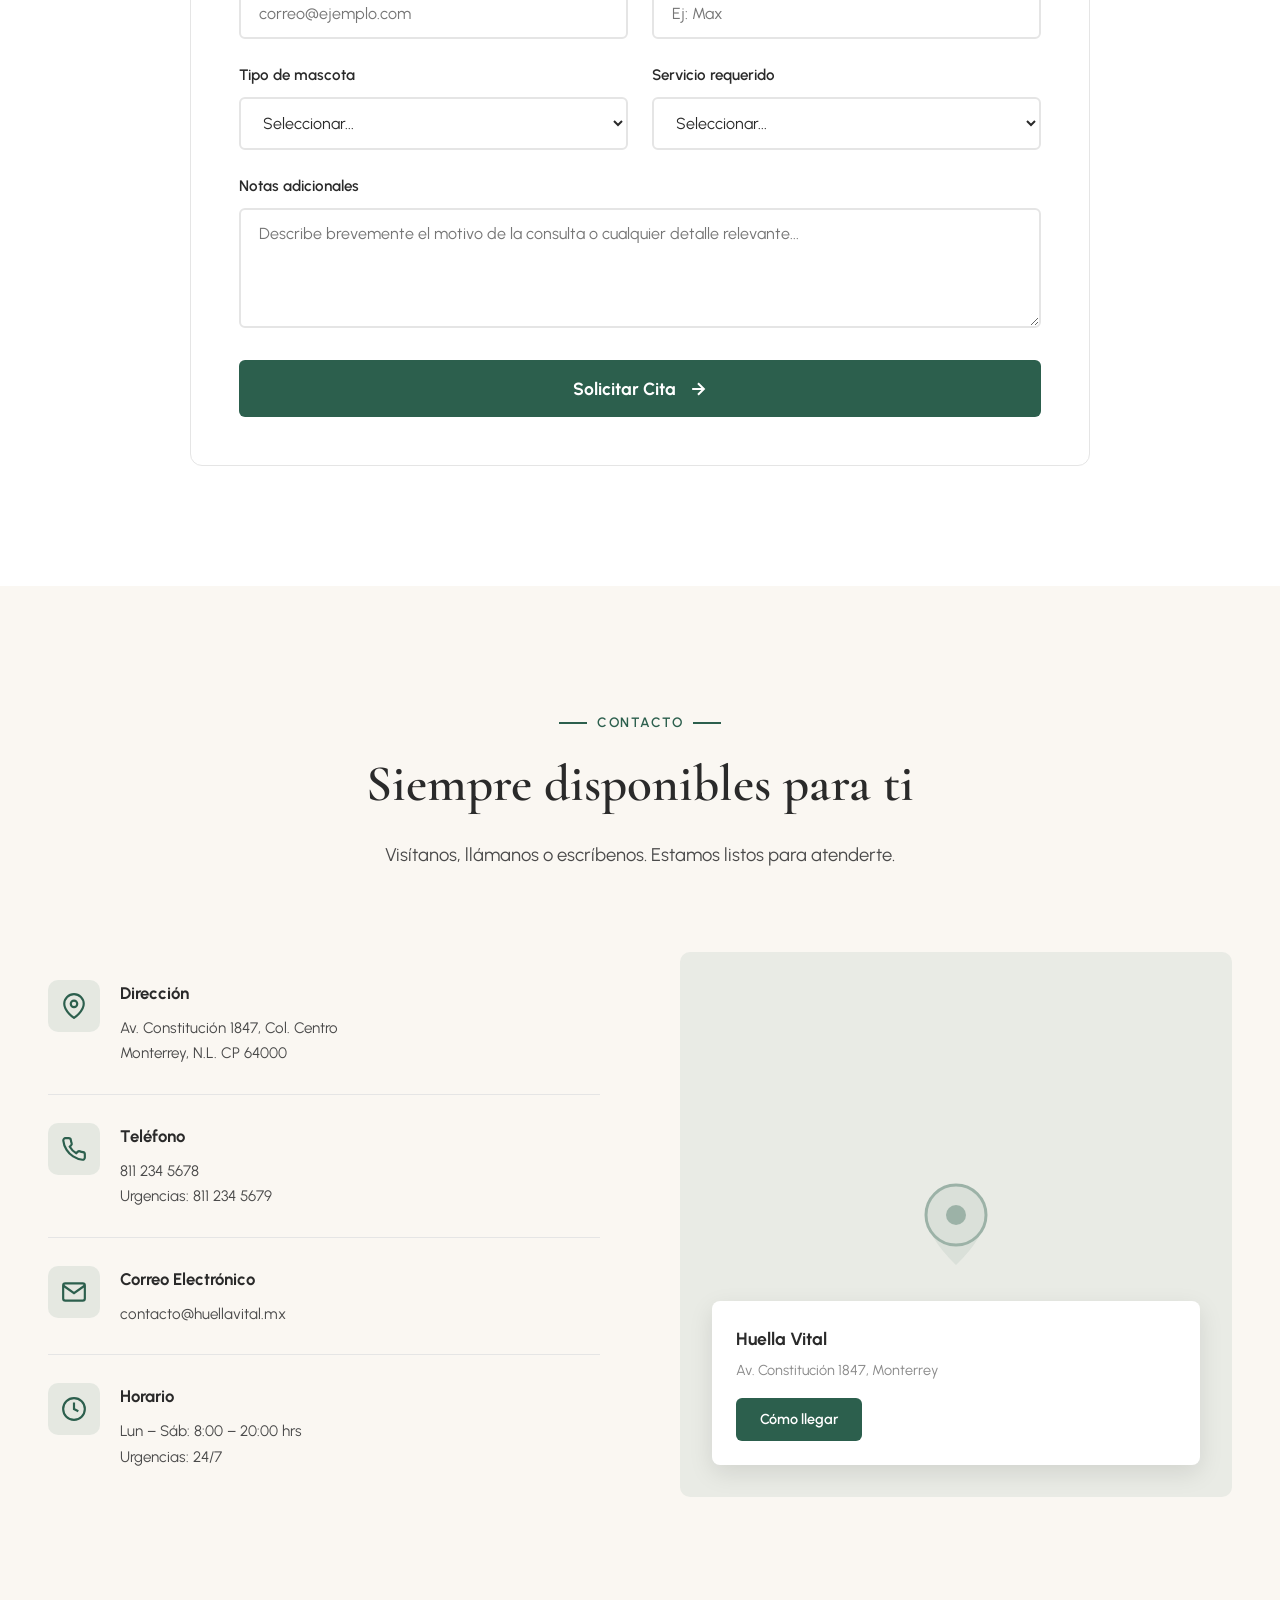
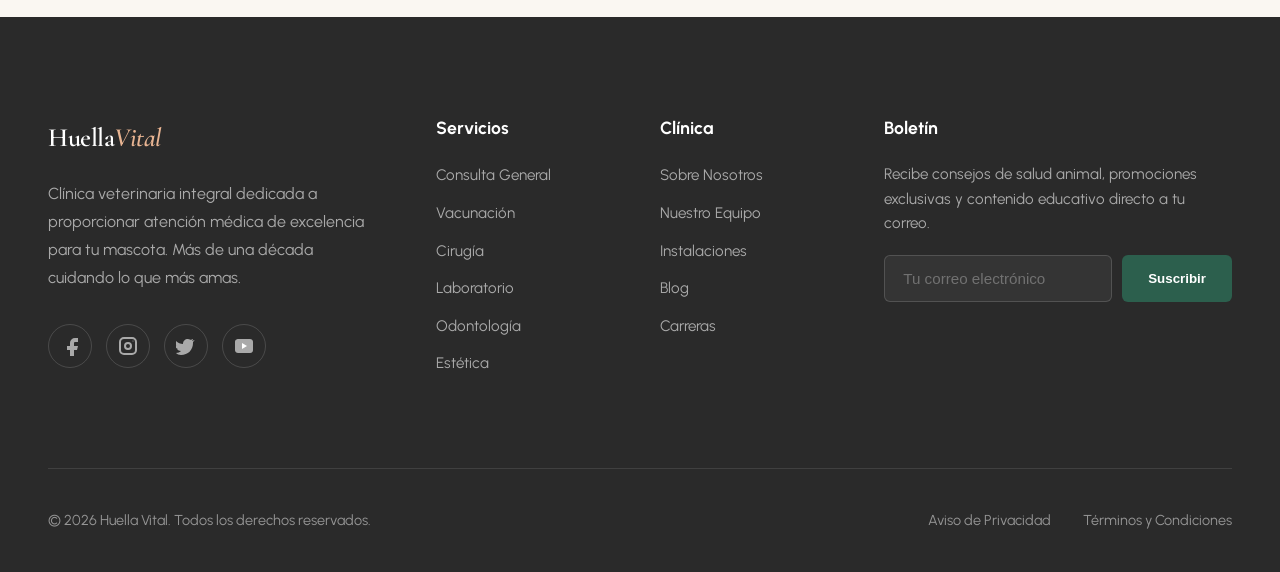
<file: veterinaria.html>
<!DOCTYPE html>
<html lang="es">
<head>
<meta charset="UTF-8">
<meta name="viewport" content="width=device-width, initial-scale=1.0">
<title>Huella Vital — Clínica Veterinaria Premium</title>
<link rel="preconnect" href="https://fonts.googleapis.com">
<link rel="preconnect" href="https://fonts.gstatic.com" crossorigin>
<link href="https://fonts.googleapis.com/css2?family=Cormorant+Garamond:wght@300;400;500;600;700&family=Urbanist:wght@300;400;500;600;700;800&display=swap" rel="stylesheet">
<style>
:root {
  --primary: #2C5F4D;
  --primary-light: #3D7A64;
  --primary-dark: #1A3D2E;
  --accent: #D4956C;
  --accent-light: #E8B492;
  --cream: #FAF7F2;
  --warm-bg: #F5F0E8;
  --charcoal: #2A2A2A;
  --grey-dark: #4A4A4A;
  --grey-medium: #8A8A8A;
  --grey-light: #E5E5E5;
  --white: #FFFFFF;
}

* {
  margin: 0;
  padding: 0;
  box-sizing: border-box;
}

html {
  scroll-behavior: smooth;
  overflow-x: hidden;
}

body {
  font-family: 'Urbanist', sans-serif;
  color: var(--charcoal);
  background: var(--cream);
  line-height: 1.6;
  overflow-x: hidden;
}

h1, h2, h3, h4, h5 {
  font-family: 'Cormorant Garamond', serif;
  font-weight: 600;
  line-height: 1.2;
}

.container {
  max-width: 1320px;
  margin: 0 auto;
  padding: 0 48px;
}

/* ═══════════════════════════════════════════
   EMERGENCY BANNER
   ═══════════════════════════════════════════ */
.emergency-banner {
  background: linear-gradient(135deg, #C4563C 0%, #A83F2A 100%);
  color: white;
  padding: 14px 0;
  position: relative;
  overflow: hidden;
}

.emergency-banner::before {
  content: '';
  position: absolute;
  top: -50%;
  left: -50%;
  width: 200%;
  height: 200%;
  background: repeating-linear-gradient(
    45deg,
    transparent,
    transparent 10px,
    rgba(255,255,255,0.03) 10px,
    rgba(255,255,255,0.03) 20px
  );
  animation: slide 20s linear infinite;
}

@keyframes slide {
  0% { transform: translate(0, 0); }
  100% { transform: translate(50px, 50px); }
}

.emergency-content {
  position: relative;
  display: flex;
  align-items: center;
  justify-content: center;
  gap: 16px;
  font-size: 0.9rem;
  font-weight: 500;
  letter-spacing: 0.3px;
}

.pulse-indicator {
  width: 10px;
  height: 10px;
  background: #FFE5E5;
  border-radius: 50%;
  position: relative;
  animation: pulse-ring 2s ease-out infinite;
}

.pulse-indicator::before {
  content: '';
  position: absolute;
  inset: 0;
  border-radius: 50%;
  background: #FFE5E5;
  animation: pulse-core 2s ease-out infinite;
}

@keyframes pulse-ring {
  0%, 100% { 
    box-shadow: 0 0 0 0 rgba(255, 229, 229, 0.7);
  }
  50% { 
    box-shadow: 0 0 0 12px rgba(255, 229, 229, 0);
  }
}

@keyframes pulse-core {
  0%, 100% { transform: scale(1); opacity: 1; }
  50% { transform: scale(0.8); opacity: 0.6; }
}

.emergency-content a {
  color: #FFE5E5;
  text-decoration: none;
  font-weight: 700;
  border-bottom: 1px solid rgba(255, 229, 229, 0.4);
  transition: border-color 0.3s;
}

.emergency-content a:hover {
  border-color: rgba(255, 229, 229, 1);
}

/* ═══════════════════════════════════════════
   NAVBAR
   ═══════════════════════════════════════════ */
.navbar {
  position: sticky;
  top: 0;
  background: rgba(250, 247, 242, 0.95);
  backdrop-filter: blur(20px);
  border-bottom: 1px solid rgba(42, 42, 42, 0.08);
  z-index: 1000;
  transition: all 0.3s ease;
}

.navbar.scrolled {
  box-shadow: 0 4px 20px rgba(0, 0, 0, 0.05);
}

.nav-container {
  display: flex;
  align-items: center;
  justify-content: space-between;
  height: 85px;
}

.logo {
  display: flex;
  align-items: center;
  gap: 14px;
  text-decoration: none;
}

.logo-mark {
  width: 48px;
  height: 48px;
  position: relative;
}

.logo-mark svg {
  width: 100%;
  height: 100%;
}

.logo-text {
  font-family: 'Cormorant Garamond', serif;
  font-size: 1.65rem;
  font-weight: 600;
  color: var(--charcoal);
  letter-spacing: -0.5px;
}

.logo-text .accent {
  color: var(--primary);
  font-style: italic;
}

.nav-menu {
  display: flex;
  gap: 36px;
  list-style: none;
  align-items: center;
}

.nav-menu a {
  text-decoration: none;
  color: var(--grey-dark);
  font-weight: 500;
  font-size: 0.95rem;
  letter-spacing: 0.2px;
  position: relative;
  transition: color 0.3s;
}

.nav-menu a::after {
  content: '';
  position: absolute;
  bottom: -6px;
  left: 0;
  width: 0;
  height: 2px;
  background: var(--primary);
  transition: width 0.3s ease;
}

.nav-menu a:hover {
  color: var(--primary);
}

.nav-menu a:hover::after {
  width: 100%;
}

.nav-cta {
  background: var(--primary);
  color: white !important;
  padding: 12px 28px;
  border-radius: 6px;
  font-weight: 600 !important;
  transition: all 0.3s !important;
}

.nav-cta::after {
  display: none !important;
}

.nav-cta:hover {
  background: var(--primary-dark);
  transform: translateY(-2px);
  box-shadow: 0 8px 20px rgba(44, 95, 77, 0.25);
}

/* ═══════════════════════════════════════════
   HERO SECTION
   ═══════════════════════════════════════════ */
.hero {
  position: relative;
  min-height: 90vh;
  display: flex;
  align-items: center;
  padding: 120px 0 80px;
  overflow: hidden;
}

.hero::before {
  content: '';
  position: absolute;
  top: -20%;
  right: -10%;
  width: 60%;
  height: 120%;
  background: radial-gradient(ellipse at center, rgba(61, 122, 100, 0.08) 0%, transparent 70%);
  z-index: 0;
}

.organic-shape {
  position: absolute;
  z-index: 0;
}

.organic-shape-1 {
  top: 10%;
  right: 5%;
  width: 400px;
  height: 400px;
  opacity: 0.4;
}

.organic-shape-2 {
  bottom: 15%;
  left: -5%;
  width: 350px;
  height: 350px;
  opacity: 0.3;
}

.hero .container {
  position: relative;
  z-index: 1;
}

.hero-grid {
  display: grid;
  grid-template-columns: 1.1fr 0.9fr;
  gap: 100px;
  align-items: center;
}

.hero-content {
  animation: fadeInUp 0.8s ease-out;
}

.hero-badge {
  display: inline-flex;
  align-items: center;
  gap: 10px;
  padding: 10px 20px;
  background: rgba(44, 95, 77, 0.08);
  border: 1px solid rgba(44, 95, 77, 0.15);
  border-radius: 50px;
  font-size: 0.85rem;
  font-weight: 600;
  color: var(--primary);
  letter-spacing: 0.5px;
  text-transform: uppercase;
  margin-bottom: 32px;
}

.badge-icon {
  width: 16px;
  height: 16px;
}

.hero h1 {
  font-size: clamp(3rem, 5.5vw, 5rem);
  line-height: 1.1;
  margin-bottom: 28px;
  color: var(--charcoal);
  font-weight: 600;
  letter-spacing: -1px;
}

.hero h1 .highlight {
  color: var(--primary);
  position: relative;
  font-style: italic;
}

.hero-description {
  font-size: 1.2rem;
  line-height: 1.75;
  color: var(--grey-dark);
  max-width: 560px;
  margin-bottom: 48px;
  font-weight: 400;
}

.hero-actions {
  display: flex;
  gap: 18px;
  flex-wrap: wrap;
}

.btn-primary {
  display: inline-flex;
  align-items: center;
  gap: 12px;
  padding: 18px 38px;
  background: var(--primary);
  color: white;
  text-decoration: none;
  font-weight: 600;
  font-size: 1.05rem;
  border-radius: 6px;
  transition: all 0.3s ease;
  border: 2px solid var(--primary);
}

.btn-primary:hover {
  background: var(--primary-dark);
  border-color: var(--primary-dark);
  transform: translateY(-2px);
  box-shadow: 0 12px 28px rgba(44, 95, 77, 0.25);
}

.btn-secondary {
  display: inline-flex;
  align-items: center;
  gap: 12px;
  padding: 18px 38px;
  background: transparent;
  color: var(--charcoal);
  text-decoration: none;
  font-weight: 600;
  font-size: 1.05rem;
  border-radius: 6px;
  border: 2px solid var(--grey-light);
  transition: all 0.3s ease;
}

.btn-secondary:hover {
  border-color: var(--primary);
  color: var(--primary);
  transform: translateY(-2px);
}

.btn-icon {
  width: 18px;
  height: 18px;
  stroke-width: 2.5;
}

.hero-stats {
  display: grid;
  grid-template-columns: repeat(3, 1fr);
  gap: 48px;
  margin-top: 72px;
}

.stat-item {
  position: relative;
  padding-left: 20px;
}

.stat-item::before {
  content: '';
  position: absolute;
  left: 0;
  top: 0;
  width: 4px;
  height: 100%;
  background: linear-gradient(to bottom, var(--primary), var(--primary-light));
  border-radius: 2px;
}

.stat-number {
  font-family: 'Cormorant Garamond', serif;
  font-size: 2.5rem;
  font-weight: 700;
  color: var(--charcoal);
  display: block;
  margin-bottom: 4px;
  line-height: 1;
}

.stat-label {
  font-size: 0.95rem;
  color: var(--grey-medium);
  font-weight: 500;
}

.hero-visual {
  position: relative;
  animation: fadeInRight 1s ease-out 0.3s backwards;
}

.hero-image-container {
  position: relative;
  width: 100%;
  aspect-ratio: 4/5;
  border-radius: 12px;
  overflow: hidden;
  box-shadow: 0 20px 60px rgba(0, 0, 0, 0.12);
}

.hero-image-placeholder {
  width: 100%;
  height: 100%;
  background: linear-gradient(135deg, #3D7A64 0%, #2C5F4D 100%);
  display: flex;
  align-items: center;
  justify-content: center;
}

.placeholder-icon {
  width: 180px;
  height: 180px;
  opacity: 0.3;
}

.floating-card {
  position: absolute;
  background: white;
  border-radius: 10px;
  padding: 20px 24px;
  box-shadow: 0 12px 40px rgba(0, 0, 0, 0.15);
  animation: float 4s ease-in-out infinite;
}

.floating-card-1 {
  bottom: -30px;
  left: -40px;
  display: flex;
  align-items: center;
  gap: 16px;
}

.floating-card-icon {
  width: 52px;
  height: 52px;
  background: linear-gradient(135deg, #D4956C 0%, #C17A4F 100%);
  border-radius: 50%;
  display: flex;
  align-items: center;
  justify-content: center;
}

.card-icon-svg {
  width: 26px;
  height: 26px;
}

.card-text strong {
  display: block;
  font-size: 1rem;
  color: var(--charcoal);
  font-weight: 700;
  margin-bottom: 4px;
}

.card-text span {
  font-size: 0.85rem;
  color: var(--grey-medium);
}

.floating-card-2 {
  top: 40px;
  right: -35px;
  text-align: center;
  animation-delay: 1.5s;
}

.rating-stars {
  display: flex;
  gap: 4px;
  margin-bottom: 10px;
  justify-content: center;
}

.star-icon {
  width: 18px;
  height: 18px;
}

.rating-number {
  font-family: 'Cormorant Garamond', serif;
  font-size: 1.8rem;
  font-weight: 700;
  color: var(--charcoal);
  margin-bottom: 4px;
}

.rating-label {
  font-size: 0.8rem;
  color: var(--grey-medium);
}

@keyframes float {
  0%, 100% { transform: translateY(0); }
  50% { transform: translateY(-15px); }
}

@keyframes fadeInUp {
  from {
    opacity: 0;
    transform: translateY(40px);
  }
  to {
    opacity: 1;
    transform: translateY(0);
  }
}

@keyframes fadeInRight {
  from {
    opacity: 0;
    transform: translateX(50px);
  }
  to {
    opacity: 1;
    transform: translateX(0);
  }
}

/* ═══════════════════════════════════════════
   TRUST BAR
   ═══════════════════════════════════════════ */
.trust-bar {
  background: var(--white);
  border-top: 1px solid var(--grey-light);
  border-bottom: 1px solid var(--grey-light);
  padding: 42px 0;
}

.trust-grid {
  display: grid;
  grid-template-columns: repeat(4, 1fr);
  gap: 48px;
}

.trust-item {
  display: flex;
  align-items: center;
  gap: 16px;
}

.trust-icon {
  width: 44px;
  height: 44px;
  flex-shrink: 0;
}

.trust-text {
  font-size: 0.95rem;
  font-weight: 600;
  color: var(--grey-dark);
  line-height: 1.4;
}

/* ═══════════════════════════════════════════
   SECTION COMMON
   ═══════════════════════════════════════════ */
.section {
  padding: 120px 0;
}

.section-header {
  text-align: center;
  max-width: 720px;
  margin: 0 auto 80px;
}

.section-badge {
  display: inline-flex;
  align-items: center;
  gap: 10px;
  font-size: 0.85rem;
  font-weight: 600;
  color: var(--primary);
  letter-spacing: 1.5px;
  text-transform: uppercase;
  margin-bottom: 20px;
}

.section-badge::before,
.section-badge::after {
  content: '';
  width: 28px;
  height: 2px;
  background: var(--primary);
}

.section-title {
  font-size: clamp(2.5rem, 4vw, 3.8rem);
  color: var(--charcoal);
  margin-bottom: 24px;
  font-weight: 600;
}

.section-description {
  font-size: 1.15rem;
  line-height: 1.75;
  color: var(--grey-dark);
}

/* ═══════════════════════════════════════════
   SERVICES
   ═══════════════════════════════════════════ */
.services {
  background: var(--cream);
}

.services-grid {
  display: grid;
  grid-template-columns: repeat(3, 1fr);
  gap: 32px;
}

.service-card {
  background: white;
  border-radius: 10px;
  padding: 48px 38px;
  border: 1px solid var(--grey-light);
  transition: all 0.4s cubic-bezier(0.4, 0, 0.2, 1);
  position: relative;
  overflow: hidden;
}

.service-card::before {
  content: '';
  position: absolute;
  top: 0;
  left: 0;
  width: 100%;
  height: 4px;
  background: linear-gradient(90deg, var(--primary), var(--primary-light));
  transform: scaleX(0);
  transform-origin: left;
  transition: transform 0.4s ease;
}

.service-card:hover::before {
  transform: scaleX(1);
}

.service-card:hover {
  transform: translateY(-8px);
  box-shadow: 0 20px 50px rgba(0, 0, 0, 0.1);
  border-color: transparent;
}

.service-icon-wrapper {
  width: 72px;
  height: 72px;
  border-radius: 10px;
  display: flex;
  align-items: center;
  justify-content: center;
  margin-bottom: 28px;
  transition: transform 0.4s ease;
}

.service-card:hover .service-icon-wrapper {
  transform: scale(1.1);
}

.service-card:nth-child(1) .service-icon-wrapper {
  background: linear-gradient(135deg, rgba(61, 122, 100, 0.12), rgba(44, 95, 77, 0.08));
}

.service-card:nth-child(2) .service-icon-wrapper {
  background: linear-gradient(135deg, rgba(212, 149, 108, 0.12), rgba(193, 122, 79, 0.08));
}

.service-card:nth-child(3) .service-icon-wrapper {
  background: linear-gradient(135deg, rgba(184, 134, 134, 0.12), rgba(164, 114, 114, 0.08));
}

.service-card:nth-child(4) .service-icon-wrapper {
  background: linear-gradient(135deg, rgba(108, 142, 191, 0.12), rgba(88, 122, 171, 0.08));
}

.service-card:nth-child(5) .service-icon-wrapper {
  background: linear-gradient(135deg, rgba(159, 122, 173, 0.12), rgba(139, 102, 153, 0.08));
}

.service-card:nth-child(6) .service-icon-wrapper {
  background: linear-gradient(135deg, rgba(191, 173, 108, 0.12), rgba(171, 153, 88, 0.08));
}

.service-icon {
  width: 36px;
  height: 36px;
}

.service-title {
  font-size: 1.5rem;
  color: var(--charcoal);
  margin-bottom: 14px;
  font-weight: 600;
}

.service-description {
  font-size: 1rem;
  line-height: 1.7;
  color: var(--grey-dark);
}

/* ═══════════════════════════════════════════
   ABOUT SECTION
   ═══════════════════════════════════════════ */
.about {
  background: var(--white);
}

.about-grid {
  display: grid;
  grid-template-columns: 1fr 1fr;
  gap: 100px;
  align-items: center;
}

.about-visual {
  position: relative;
}

.about-image-main {
  width: 100%;
  aspect-ratio: 5/6;
  border-radius: 10px;
  background: linear-gradient(135deg, #3D7A64 0%, #2C5F4D 100%);
  overflow: hidden;
  box-shadow: 0 20px 60px rgba(0, 0, 0, 0.12);
  display: flex;
  align-items: center;
  justify-content: center;
}

.about-image-icon {
  width: 200px;
  height: 200px;
  opacity: 0.25;
}

.about-content .section-badge {
  justify-content: flex-start;
}

.about-content .section-badge::before {
  display: none;
}

.about-content .section-title {
  text-align: left;
  font-size: clamp(2.2rem, 3.5vw, 3.2rem);
}

.about-content .section-description {
  text-align: left;
  margin-bottom: 48px;
}

.about-features {
  display: grid;
  grid-template-columns: 1fr 1fr;
  gap: 32px;
}

.feature-item {
  display: flex;
  gap: 18px;
  align-items: flex-start;
}

.feature-icon-wrapper {
  width: 48px;
  height: 48px;
  background: rgba(44, 95, 77, 0.08);
  border-radius: 8px;
  display: flex;
  align-items: center;
  justify-content: center;
  flex-shrink: 0;
}

.feature-icon {
  width: 24px;
  height: 24px;
}

.feature-text strong {
  display: block;
  font-size: 1.05rem;
  color: var(--charcoal);
  font-weight: 700;
  margin-bottom: 4px;
}

.feature-text span {
  font-size: 0.9rem;
  color: var(--grey-medium);
  line-height: 1.5;
}

/* ═══════════════════════════════════════════
   FOOTER
   ═══════════════════════════════════════════ */
.footer {
  background: var(--charcoal);
  color: rgba(255, 255, 255, 0.7);
  padding: 100px 0 40px;
}

.footer-grid {
  display: grid;
  grid-template-columns: 2fr 1fr 1fr 1.5fr;
  gap: 60px;
  margin-bottom: 80px;
}

.footer-brand .logo-text {
  color: white;
  display: block;
  margin-bottom: 20px;
}

.footer-brand .logo-text .accent {
  color: var(--accent-light);
}

.footer-description {
  font-size: 1rem;
  line-height: 1.75;
  color: rgba(255, 255, 255, 0.6);
  margin-bottom: 32px;
  max-width: 360px;
}

.footer-social {
  display: flex;
  gap: 14px;
}

.social-link {
  width: 44px;
  height: 44px;
  border: 1px solid rgba(255, 255, 255, 0.15);
  border-radius: 50%;
  display: flex;
  align-items: center;
  justify-content: center;
  color: rgba(255, 255, 255, 0.6);
  text-decoration: none;
  transition: all 0.3s;
}

.social-link:hover {
  background: var(--primary);
  border-color: var(--primary);
  color: white;
}

.social-icon {
  width: 20px;
  height: 20px;
}

.footer-column h4 {
  color: white;
  font-size: 1.1rem;
  font-weight: 700;
  margin-bottom: 24px;
  font-family: 'Urbanist', sans-serif;
}

.footer-links {
  list-style: none;
}

.footer-links li {
  margin-bottom: 12px;
}

.footer-links a {
  color: rgba(255, 255, 255, 0.6);
  text-decoration: none;
  font-size: 0.95rem;
  transition: color 0.3s;
}

.footer-links a:hover {
  color: white;
}

.newsletter-text {
  font-size: 0.95rem;
  color: rgba(255, 255, 255, 0.6);
  margin-bottom: 20px;
  line-height: 1.6;
}

.newsletter-form {
  display: flex;
  gap: 10px;
}

.newsletter-input {
  flex: 1;
  padding: 14px 18px;
  border: 1px solid rgba(255, 255, 255, 0.15);
  border-radius: 6px;
  background: rgba(255, 255, 255, 0.05);
  color: white;
  font-size: 0.95rem;
  outline: none;
  transition: all 0.3s;
}

.newsletter-input::placeholder {
  color: rgba(255, 255, 255, 0.3);
}

.newsletter-input:focus {
  border-color: var(--primary);
  background: rgba(255, 255, 255, 0.08);
}

.newsletter-btn {
  padding: 14px 26px;
  background: var(--primary);
  color: white;
  border: none;
  border-radius: 6px;
  font-weight: 600;
  cursor: pointer;
  transition: all 0.3s;
}

.newsletter-btn:hover {
  background: var(--primary-light);
}

.footer-bottom {
  border-top: 1px solid rgba(255, 255, 255, 0.1);
  padding-top: 40px;
  display: flex;
  justify-content: space-between;
  align-items: center;
  font-size: 0.9rem;
}

.footer-copyright {
  color: rgba(255, 255, 255, 0.5);
}

.footer-bottom-links {
  display: flex;
  gap: 32px;
}

.footer-bottom-links a {
  color: rgba(255, 255, 255, 0.5);
  text-decoration: none;
  transition: color 0.3s;
}

.footer-bottom-links a:hover {
  color: white;
}

/* ═══════════════════════════════════════════
   WHATSAPP FAB
   ═══════════════════════════════════════════ */
.whatsapp-fab {
  position: fixed;
  bottom: 32px;
  right: 32px;
  width: 64px;
  height: 64px;
  background: #25D366;
  border-radius: 50%;
  display: flex;
  align-items: center;
  justify-content: center;
  box-shadow: 0 8px 24px rgba(37, 211, 102, 0.4);
  z-index: 999;
  transition: all 0.3s;
  text-decoration: none;
  animation: fabPulse 3s ease-in-out infinite;
}

.whatsapp-fab:hover {
  transform: scale(1.1);
  box-shadow: 0 12px 32px rgba(37, 211, 102, 0.5);
}

.whatsapp-icon {
  width: 32px;
  height: 32px;
}

@keyframes fabPulse {
  0%, 100% {
    box-shadow: 0 8px 24px rgba(37, 211, 102, 0.4);
  }
  50% {
    box-shadow: 0 8px 24px rgba(37, 211, 102, 0.4),
                0 0 0 16px rgba(37, 211, 102, 0.1);
  }
}

/* ═══════════════════════════════════════════
   TEAM SECTION
   ═══════════════════════════════════════════ */
.team {
  background: var(--warm-bg);
}

.team-grid {
  display: grid;
  grid-template-columns: repeat(4, 1fr);
  gap: 32px;
}

.team-card {
  background: white;
  border-radius: 10px;
  padding: 48px 32px;
  text-align: center;
  border: 1px solid var(--grey-light);
  transition: all 0.4s ease;
}

.team-card:hover {
  transform: translateY(-8px);
  box-shadow: 0 20px 50px rgba(0, 0, 0, 0.1);
  border-color: transparent;
}

.team-avatar {
  width: 120px;
  height: 120px;
  margin: 0 auto 28px;
  border-radius: 50%;
  background: linear-gradient(135deg, #3D7A64, #2C5F4D);
  display: flex;
  align-items: center;
  justify-content: center;
  position: relative;
}

.team-avatar::after {
  content: '';
  position: absolute;
  inset: -4px;
  border-radius: 50%;
  border: 2px solid rgba(44, 95, 77, 0.2);
}

.team-avatar-2 {
  background: linear-gradient(135deg, #D4956C, #C17A4F);
}

.team-avatar-2::after {
  border-color: rgba(212, 149, 108, 0.2);
}

.team-avatar-3 {
  background: linear-gradient(135deg, #B88686, #A47272);
}

.team-avatar-3::after {
  border-color: rgba(184, 134, 134, 0.2);
}

.team-avatar-4 {
  background: linear-gradient(135deg, #6C8EBF, #587AAB);
}

.team-avatar-4::after {
  border-color: rgba(108, 142, 191, 0.2);
}

.team-card h3 {
  font-size: 1.5rem;
  color: var(--charcoal);
  margin-bottom: 8px;
  font-weight: 600;
}

.team-role {
  color: var(--primary);
  font-size: 0.9rem;
  font-weight: 700;
  text-transform: uppercase;
  letter-spacing: 1px;
  margin-bottom: 18px;
}

.team-card p {
  font-size: 0.95rem;
  line-height: 1.7;
  color: var(--grey-dark);
}

/* ═══════════════════════════════════════════
   TESTIMONIALS SECTION
   ═══════════════════════════════════════════ */
.testimonials {
  background: var(--charcoal);
  color: white;
}

.testimonials .section-badge {
  color: var(--accent-light);
}

.testimonials .section-badge::before,
.testimonials .section-badge::after {
  background: var(--accent-light);
}

.testimonials .section-title {
  color: white;
}

.testimonials .section-description {
  color: rgba(255, 255, 255, 0.7);
}

.testimonials-grid {
  display: grid;
  grid-template-columns: repeat(3, 1fr);
  gap: 32px;
}

.testimonial-card {
  background: rgba(255, 255, 255, 0.05);
  border: 1px solid rgba(255, 255, 255, 0.1);
  border-radius: 10px;
  padding: 40px;
  backdrop-filter: blur(10px);
  transition: all 0.4s ease;
}

.testimonial-card:hover {
  background: rgba(255, 255, 255, 0.08);
  transform: translateY(-6px);
}

.quote-icon {
  width: 40px;
  height: 40px;
  margin-bottom: 24px;
  color: var(--accent);
  opacity: 0.6;
}

.testimonial-stars {
  display: flex;
  gap: 6px;
  margin-bottom: 24px;
}

.testimonial-stars svg {
  width: 18px;
  height: 18px;
}

.testimonial-card blockquote {
  font-size: 1.05rem;
  line-height: 1.8;
  color: rgba(255, 255, 255, 0.85);
  font-style: italic;
  margin-bottom: 32px;
  position: relative;
}

.testimonial-author {
  display: flex;
  align-items: center;
  gap: 16px;
}

.author-avatar {
  width: 50px;
  height: 50px;
  border-radius: 50%;
  background: var(--primary);
  display: flex;
  align-items: center;
  justify-content: center;
  font-weight: 700;
  color: white;
  font-size: 1.1rem;
}

.author-info strong {
  display: block;
  color: white;
  font-size: 1rem;
  margin-bottom: 4px;
}

.author-info span {
  font-size: 0.85rem;
  color: rgba(255, 255, 255, 0.5);
}

/* ═══════════════════════════════════════════
   PRICING SECTION
   ═══════════════════════════════════════════ */
.pricing {
  background: var(--white);
}

.pricing-grid {
  display: grid;
  grid-template-columns: repeat(3, 1fr);
  gap: 32px;
  max-width: 1100px;
  margin: 0 auto;
  align-items: start;
}

.pricing-card {
  background: white;
  border: 2px solid var(--grey-light);
  border-radius: 12px;
  padding: 48px 38px;
  transition: all 0.4s ease;
  position: relative;
}

.pricing-card:hover {
  transform: translateY(-8px);
  box-shadow: 0 20px 50px rgba(0, 0, 0, 0.1);
}

.pricing-featured {
  border-color: var(--primary);
  transform: scale(1.05);
  box-shadow: 0 20px 50px rgba(44, 95, 77, 0.15);
}

.featured-badge {
  position: absolute;
  top: -16px;
  left: 50%;
  transform: translateX(-50%);
  background: var(--primary);
  color: white;
  padding: 6px 24px;
  border-radius: 50px;
  font-size: 0.8rem;
  font-weight: 700;
  letter-spacing: 0.5px;
  text-transform: uppercase;
}

.pricing-title {
  font-size: 1.6rem;
  color: var(--charcoal);
  margin-bottom: 16px;
  font-weight: 600;
  text-align: center;
}

.pricing-amount {
  text-align: center;
  margin: 24px 0;
  display: flex;
  align-items: flex-start;
  justify-content: center;
  gap: 4px;
}

.pricing-amount .currency {
  font-family: 'Cormorant Garamond', serif;
  font-size: 2rem;
  color: var(--primary);
  font-weight: 600;
}

.pricing-amount .price {
  font-family: 'Cormorant Garamond', serif;
  font-size: 3.5rem;
  color: var(--primary);
  font-weight: 700;
  line-height: 1;
}

.pricing-amount .period {
  font-size: 1.1rem;
  color: var(--grey-medium);
  align-self: flex-end;
  padding-bottom: 8px;
}

.pricing-subtitle {
  text-align: center;
  color: var(--grey-medium);
  font-size: 0.95rem;
  margin-bottom: 32px;
}

.pricing-features {
  list-style: none;
  margin-bottom: 36px;
}

.pricing-features li {
  display: flex;
  align-items: center;
  gap: 12px;
  padding: 12px 0;
  font-size: 0.95rem;
  color: var(--grey-dark);
  border-bottom: 1px solid rgba(0, 0, 0, 0.05);
}

.pricing-features li:last-child {
  border-bottom: none;
}

.pricing-features svg {
  width: 20px;
  height: 20px;
  color: var(--primary);
  flex-shrink: 0;
  stroke-width: 3;
}

.btn-pricing {
  display: block;
  width: 100%;
  text-align: center;
  padding: 16px;
  background: transparent;
  border: 2px solid var(--primary);
  color: var(--primary);
  text-decoration: none;
  font-weight: 700;
  border-radius: 6px;
  transition: all 0.3s ease;
}

.btn-pricing:hover {
  background: var(--primary);
  color: white;
}

.btn-pricing-featured {
  background: var(--primary);
  color: white;
}

.btn-pricing-featured:hover {
  background: var(--primary-dark);
  border-color: var(--primary-dark);
}

/* ═══════════════════════════════════════════
   GALLERY SECTION
   ═══════════════════════════════════════════ */
.gallery {
  background: var(--cream);
}

.gallery-grid {
  display: grid;
  grid-template-columns: repeat(3, 1fr);
  gap: 24px;
}

.gallery-item {
  aspect-ratio: 4/3;
  border-radius: 10px;
  overflow: hidden;
  position: relative;
  cursor: pointer;
  background: linear-gradient(135deg, #3D7A64 0%, #2C5F4D 100%);
  transition: transform 0.4s ease;
}

.gallery-item:nth-child(2) {
  background: linear-gradient(135deg, #D4956C 0%, #C17A4F 100%);
}

.gallery-item:nth-child(3) {
  background: linear-gradient(135deg, #B88686 0%, #A47272 100%);
}

.gallery-item:nth-child(4) {
  background: linear-gradient(135deg, #6C8EBF 0%, #587AAB 100%);
}

.gallery-item:nth-child(5) {
  background: linear-gradient(135deg, #9F7AAD 0%, #8B6699 100%);
}

.gallery-item:nth-child(6) {
  background: linear-gradient(135deg, #BFAD6C 0%, #AB9958 100%);
}

.gallery-item:hover {
  transform: scale(1.02);
}

.gallery-overlay {
  position: absolute;
  inset: 0;
  background: linear-gradient(to top, rgba(0, 0, 0, 0.7), transparent);
  display: flex;
  align-items: flex-end;
  padding: 28px;
  opacity: 0;
  transition: opacity 0.3s ease;
}

.gallery-item:hover .gallery-overlay {
  opacity: 1;
}

.gallery-overlay h4 {
  color: white;
  font-size: 1.3rem;
  font-weight: 600;
}

/* ═══════════════════════════════════════════
   FAQ SECTION
   ═══════════════════════════════════════════ */
.faq {
  background: var(--warm-bg);
}

.faq-container {
  max-width: 860px;
  margin: 0 auto;
}

.faq-item {
  border-bottom: 1px solid var(--grey-light);
  padding: 0;
}

.faq-question {
  width: 100%;
  background: none;
  border: none;
  padding: 28px 0;
  display: flex;
  justify-content: space-between;
  align-items: center;
  cursor: pointer;
  text-align: left;
}

.faq-question span {
  font-family: 'Cormorant Garamond', serif;
  font-size: 1.35rem;
  color: var(--charcoal);
  font-weight: 600;
  flex: 1;
}

.faq-icon {
  width: 28px;
  height: 28px;
  color: var(--primary);
  flex-shrink: 0;
  transition: transform 0.3s ease;
}

.faq-item.active .faq-icon {
  transform: rotate(45deg);
}

.faq-answer {
  max-height: 0;
  overflow: hidden;
  transition: max-height 0.4s ease, padding 0.4s ease;
}

.faq-item.active .faq-answer {
  max-height: 300px;
  padding-bottom: 28px;
}

.faq-answer p {
  font-size: 1rem;
  line-height: 1.8;
  color: var(--grey-dark);
}

/* ═══════════════════════════════════════════
   CTA SECTION
   ═══════════════════════════════════════════ */
.cta-section {
  background: linear-gradient(135deg, var(--primary) 0%, var(--primary-dark) 100%);
  padding: 100px 48px;
  text-align: center;
  position: relative;
  overflow: hidden;
}

.cta-section::before {
  content: '';
  position: absolute;
  top: -50%;
  left: -25%;
  width: 150%;
  height: 150%;
  background: radial-gradient(circle, rgba(255, 255, 255, 0.08) 0%, transparent 70%);
}

.cta-content {
  max-width: 720px;
  margin: 0 auto;
  position: relative;
  z-index: 1;
}

.cta-content h2 {
  font-size: clamp(2.2rem, 4vw, 3.2rem);
  color: white;
  margin-bottom: 20px;
  font-weight: 600;
}

.cta-content p {
  font-size: 1.2rem;
  line-height: 1.75;
  color: rgba(255, 255, 255, 0.85);
  margin-bottom: 40px;
}

.btn-cta {
  display: inline-flex;
  align-items: center;
  gap: 12px;
  padding: 20px 44px;
  background: white;
  color: var(--primary);
  text-decoration: none;
  font-weight: 700;
  font-size: 1.1rem;
  border-radius: 6px;
  transition: all 0.3s ease;
  box-shadow: 0 8px 24px rgba(0, 0, 0, 0.15);
}

.btn-cta:hover {
  transform: translateY(-3px);
  box-shadow: 0 12px 32px rgba(0, 0, 0, 0.25);
}

.btn-cta svg {
  width: 20px;
  height: 20px;
  stroke-width: 2.5;
}

/* ═══════════════════════════════════════════
   APPOINTMENT SECTION
   ═══════════════════════════════════════════ */
.appointment {
  background: var(--white);
}

.appointment-form-wrapper {
  max-width: 900px;
  margin: 0 auto;
}

.appointment-form {
  background: white;
  border: 1px solid var(--grey-light);
  border-radius: 12px;
  padding: 48px;
}

.form-row {
  display: grid;
  grid-template-columns: 1fr 1fr;
  gap: 24px;
  margin-bottom: 24px;
}

.form-group {
  display: flex;
  flex-direction: column;
}

.form-group label {
  font-weight: 600;
  font-size: 0.95rem;
  color: var(--charcoal);
  margin-bottom: 10px;
}

.form-group input,
.form-group select,
.form-group textarea {
  padding: 14px 18px;
  border: 2px solid var(--grey-light);
  border-radius: 6px;
  font-family: 'Urbanist', sans-serif;
  font-size: 1rem;
  color: var(--charcoal);
  background: white;
  outline: none;
  transition: border-color 0.3s ease;
}

.form-group input:focus,
.form-group select:focus,
.form-group textarea:focus {
  border-color: var(--primary);
}

.form-group textarea {
  resize: vertical;
  min-height: 120px;
}

.btn-submit {
  width: 100%;
  padding: 18px;
  background: var(--primary);
  color: white;
  border: none;
  border-radius: 6px;
  font-family: 'Urbanist', sans-serif;
  font-weight: 700;
  font-size: 1.1rem;
  cursor: pointer;
  display: flex;
  align-items: center;
  justify-content: center;
  gap: 12px;
  transition: all 0.3s ease;
  margin-top: 32px;
}

.btn-submit:hover {
  background: var(--primary-dark);
  transform: translateY(-2px);
  box-shadow: 0 8px 24px rgba(44, 95, 77, 0.25);
}

.btn-submit svg {
  width: 20px;
  height: 20px;
  stroke-width: 2.5;
}

/* ═══════════════════════════════════════════
   CONTACT SECTION
   ═══════════════════════════════════════════ */
.contact {
  background: var(--cream);
}

.contact-grid {
  display: grid;
  grid-template-columns: 1fr 1fr;
  gap: 80px;
  align-items: start;
}

.contact-item {
  display: flex;
  gap: 20px;
  padding: 28px 0;
  border-bottom: 1px solid var(--grey-light);
}

.contact-item:last-child {
  border-bottom: none;
}

.contact-icon {
  width: 52px;
  height: 52px;
  background: rgba(44, 95, 77, 0.1);
  border-radius: 10px;
  display: flex;
  align-items: center;
  justify-content: center;
  color: var(--primary);
  flex-shrink: 0;
}

.contact-icon svg {
  width: 26px;
  height: 26px;
  stroke-width: 2;
}

.contact-text strong {
  display: block;
  font-size: 1.05rem;
  color: var(--charcoal);
  font-weight: 700;
  margin-bottom: 8px;
}

.contact-text span {
  font-size: 0.95rem;
  color: var(--grey-dark);
  line-height: 1.6;
}

.contact-map {
  background: rgba(44, 95, 77, 0.08);
  border-radius: 10px;
  height: 100%;
  min-height: 500px;
  display: flex;
  flex-direction: column;
  align-items: center;
  justify-content: center;
  position: relative;
  padding: 40px;
}

.map-placeholder {
  width: 200px;
  height: 200px;
  opacity: 0.4;
}

.map-info {
  position: absolute;
  bottom: 32px;
  left: 32px;
  right: 32px;
  background: white;
  padding: 24px;
  border-radius: 8px;
  box-shadow: 0 8px 24px rgba(0, 0, 0, 0.1);
}

.map-info strong {
  display: block;
  font-size: 1.1rem;
  color: var(--charcoal);
  font-weight: 700;
  margin-bottom: 6px;
}

.map-info span {
  display: block;
  font-size: 0.9rem;
  color: var(--grey-medium);
  margin-bottom: 16px;
}

.map-btn {
  display: inline-block;
  padding: 10px 24px;
  background: var(--primary);
  color: white;
  text-decoration: none;
  font-weight: 600;
  font-size: 0.9rem;
  border-radius: 6px;
  transition: all 0.3s ease;
}

.map-btn:hover {
  background: var(--primary-dark);
}

/* ═══════════════════════════════════════════
   RESPONSIVE
   ═══════════════════════════════════════════ */
@media (max-width: 1024px) {
  .services-grid {
    grid-template-columns: repeat(2, 1fr);
  }
  
  .trust-grid {
    grid-template-columns: repeat(2, 1fr);
    gap: 32px;
  }
  
  .team-grid {
    grid-template-columns: repeat(2, 1fr);
  }
  
  .testimonials-grid {
    grid-template-columns: 1fr;
    max-width: 600px;
    margin: 0 auto;
  }
  
  .pricing-grid {
    grid-template-columns: 1fr;
    max-width: 500px;
    margin: 0 auto;
  }
  
  .pricing-featured {
    transform: none;
  }
  
  .gallery-grid {
    grid-template-columns: repeat(2, 1fr);
  }
  
  .footer-grid {
    grid-template-columns: 1fr 1fr;
    gap: 48px;
  }
}

@media (max-width: 768px) {
  .container {
    padding: 0 24px;
  }
  
  .hero {
    padding: 80px 0 60px;
  }
  
  .hero-grid {
    grid-template-columns: 1fr;
    gap: 60px;
  }
  
  .hero-stats {
    grid-template-columns: 1fr;
    gap: 32px;
  }
  
  .about-grid {
    grid-template-columns: 1fr;
    gap: 60px;
  }
  
  .services-grid {
    grid-template-columns: 1fr;
  }
  
  .trust-grid {
    grid-template-columns: 1fr;
    gap: 24px;
  }
  
  .team-grid {
    grid-template-columns: 1fr;
    max-width: 400px;
    margin: 0 auto;
  }
  
  .gallery-grid {
    grid-template-columns: 1fr;
  }
  
  .about-features {
    grid-template-columns: 1fr;
  }
  
  .contact-grid {
    grid-template-columns: 1fr;
    gap: 48px;
  }
  
  .form-row {
    grid-template-columns: 1fr;
  }
  
  .appointment-form {
    padding: 32px 24px;
  }
  
  .footer-grid {
    grid-template-columns: 1fr;
    gap: 48px;
  }
  
  .footer-bottom {
    flex-direction: column;
    gap: 20px;
    text-align: center;
  }
  
  .floating-card-1 {
    left: -20px;
    bottom: -20px;
  }
  
  .floating-card-2 {
    right: -20px;
  }
  
  .section {
    padding: 80px 0;
  }
  
  .cta-section {
    padding: 80px 24px;
  }
}
</style>
</head>
<body>

<!-- EMERGENCY BANNER -->
<div class="emergency-banner">
  <div class="container">
    <div class="emergency-content">
      <div class="pulse-indicator"></div>
      <span>Urgencias 24/7 disponibles — <a href="tel:8112345679">Llamar ahora: 811 234 5679</a></span>
    </div>
  </div>
</div>

<!-- NAVBAR -->
<nav class="navbar" id="navbar">
  <div class="container">
    <div class="nav-container">
      <a href="#" class="logo">
        <div class="logo-mark">
          <svg viewBox="0 0 48 48" fill="none" xmlns="http://www.w3.org/2000/svg">
            <path d="M24 8C20.5 8 18 10.5 18 14C18 17.5 20.5 20 24 20C27.5 20 30 17.5 30 14C30 10.5 27.5 8 24 8Z" fill="#2C5F4D"/>
            <path d="M14 22C11.5 22 9.5 24 9.5 26.5C9.5 29 11.5 31 14 31C16.5 31 18.5 29 18.5 26.5C18.5 24 16.5 22 14 22Z" fill="#3D7A64"/>
            <path d="M34 22C31.5 22 29.5 24 29.5 26.5C29.5 29 31.5 31 34 31C36.5 31 38.5 29 38.5 26.5C38.5 24 36.5 22 34 22Z" fill="#3D7A64"/>
            <path d="M18 34C16 34 14.5 35.5 14.5 37.5C14.5 39.5 16 41 18 41C20 41 21.5 39.5 21.5 37.5C21.5 35.5 20 34 18 34Z" fill="#D4956C"/>
            <path d="M30 34C28 34 26.5 35.5 26.5 37.5C26.5 39.5 28 41 30 41C32 41 33.5 39.5 33.5 37.5C33.5 35.5 32 34 30 34Z" fill="#D4956C"/>
          </svg>
        </div>
        <div class="logo-text">Huella<span class="accent">Vital</span></div>
      </a>
      <ul class="nav-menu">
        <li><a href="#servicios">Servicios</a></li>
        <li><a href="#nosotros">Nosotros</a></li>
        <li><a href="#contacto">Contacto</a></li>
        <li><a href="#cita" class="nav-cta">Agendar Cita</a></li>
      </ul>
    </div>
  </div>
</nav>

<!-- HERO SECTION -->
<section class="hero">
  <svg class="organic-shape organic-shape-1" viewBox="0 0 400 400" fill="none" xmlns="http://www.w3.org/2000/svg">
    <path d="M200 0C310.457 0 400 89.543 400 200C400 310.457 310.457 400 200 400C89.543 400 0 310.457 0 200C0 89.543 89.543 0 200 0Z" fill="url(#gradient1)"/>
    <defs>
      <linearGradient id="gradient1" x1="0" y1="0" x2="400" y2="400" gradientUnits="userSpaceOnUse">
        <stop stop-color="#D4956C" stop-opacity="0.15"/>
        <stop offset="1" stop-color="#D4956C" stop-opacity="0"/>
      </linearGradient>
    </defs>
  </svg>
  
  <svg class="organic-shape organic-shape-2" viewBox="0 0 350 350" fill="none" xmlns="http://www.w3.org/2000/svg">
    <ellipse cx="175" cy="175" rx="175" ry="175" fill="url(#gradient2)"/>
    <defs>
      <radialGradient id="gradient2" cx="0" cy="0" r="1" gradientUnits="userSpaceOnUse" gradientTransform="translate(175 175) rotate(90) scale(175)">
        <stop stop-color="#3D7A64" stop-opacity="0.12"/>
        <stop offset="1" stop-color="#3D7A64" stop-opacity="0"/>
      </radialGradient>
    </defs>
  </svg>
  
  <div class="container">
    <div class="hero-grid">
      <div class="hero-content">
        <div class="hero-badge">
          <svg class="badge-icon" viewBox="0 0 16 16" fill="none" xmlns="http://www.w3.org/2000/svg">
            <path d="M8 1L10.163 5.375L15 6.115L11.5 9.535L12.326 14.355L8 12.075L3.674 14.355L4.5 9.535L1 6.115L5.837 5.375L8 1Z" fill="currentColor"/>
          </svg>
          Más de 12 años de experiencia
        </div>
        <h1>Tu mascota merece <span class="highlight">cuidado excepcional</span></h1>
        <p class="hero-description">Clínica veterinaria integral con tecnología de vanguardia, médicos certificados y atención personalizada disponible las 24 horas del día.</p>
        <div class="hero-actions">
          <a href="#cita" class="btn-primary">
            Agendar Consulta
            <svg class="btn-icon" viewBox="0 0 24 24" fill="none" stroke="currentColor" xmlns="http://www.w3.org/2000/svg">
              <path d="M5 12h14M12 5l7 7-7 7"/>
            </svg>
          </a>
          <a href="#servicios" class="btn-secondary">
            Ver Servicios
            <svg class="btn-icon" viewBox="0 0 24 24" fill="none" stroke="currentColor" xmlns="http://www.w3.org/2000/svg">
              <path d="M12 5v14M19 12l-7 7-7-7"/>
            </svg>
          </a>
        </div>
        <div class="hero-stats">
          <div class="stat-item">
            <span class="stat-number">15,000+</span>
            <span class="stat-label">Pacientes atendidos</span>
          </div>
          <div class="stat-item">
            <span class="stat-number">98%</span>
            <span class="stat-label">Satisfacción</span>
          </div>
          <div class="stat-item">
            <span class="stat-number">24/7</span>
            <span class="stat-label">Servicio urgencias</span>
          </div>
        </div>
      </div>
      <div class="hero-visual">
        <div class="hero-image-container">
          <div class="hero-image-placeholder">
            <svg class="placeholder-icon" viewBox="0 0 180 180" fill="none" xmlns="http://www.w3.org/2000/svg">
              <circle cx="90" cy="50" r="30" fill="white" opacity="0.3"/>
              <circle cx="60" cy="100" r="20" fill="white" opacity="0.3"/>
              <circle cx="120" cy="100" r="20" fill="white" opacity="0.3"/>
              <circle cx="70" cy="140" r="15" fill="white" opacity="0.3"/>
              <circle cx="110" cy="140" r="15" fill="white" opacity="0.3"/>
            </svg>
          </div>
        </div>
        <div class="floating-card floating-card-1">
          <div class="floating-card-icon">
            <svg class="card-icon-svg" viewBox="0 0 24 24" fill="none" stroke="white" stroke-width="2" xmlns="http://www.w3.org/2000/svg">
              <path d="M20 6L9 17l-5-5"/>
            </svg>
          </div>
          <div class="card-text">
            <strong>Próxima Vacunación</strong>
            <span>Febrero 15, 2026</span>
          </div>
        </div>
        <div class="floating-card floating-card-2">
          <div class="rating-stars">
            <svg class="star-icon" viewBox="0 0 24 24" fill="#D4A843" xmlns="http://www.w3.org/2000/svg">
              <path d="M12 2l3.09 6.26L22 9.27l-5 4.87 1.18 6.88L12 17.77l-6.18 3.25L7 14.14 2 9.27l6.91-1.01L12 2z"/>
            </svg>
            <svg class="star-icon" viewBox="0 0 24 24" fill="#D4A843" xmlns="http://www.w3.org/2000/svg">
              <path d="M12 2l3.09 6.26L22 9.27l-5 4.87 1.18 6.88L12 17.77l-6.18 3.25L7 14.14 2 9.27l6.91-1.01L12 2z"/>
            </svg>
            <svg class="star-icon" viewBox="0 0 24 24" fill="#D4A843" xmlns="http://www.w3.org/2000/svg">
              <path d="M12 2l3.09 6.26L22 9.27l-5 4.87 1.18 6.88L12 17.77l-6.18 3.25L7 14.14 2 9.27l6.91-1.01L12 2z"/>
            </svg>
            <svg class="star-icon" viewBox="0 0 24 24" fill="#D4A843" xmlns="http://www.w3.org/2000/svg">
              <path d="M12 2l3.09 6.26L22 9.27l-5 4.87 1.18 6.88L12 17.77l-6.18 3.25L7 14.14 2 9.27l6.91-1.01L12 2z"/>
            </svg>
            <svg class="star-icon" viewBox="0 0 24 24" fill="#D4A843" xmlns="http://www.w3.org/2000/svg">
              <path d="M12 2l3.09 6.26L22 9.27l-5 4.87 1.18 6.88L12 17.77l-6.18 3.25L7 14.14 2 9.27l6.91-1.01L12 2z"/>
            </svg>
          </div>
          <div class="rating-number">4.9</div>
          <div class="rating-label">+2,300 reseñas</div>
        </div>
      </div>
    </div>
  </div>
</section>

<!-- TRUST BAR -->
<section class="trust-bar">
  <div class="container">
    <div class="trust-grid">
      <div class="trust-item">
        <svg class="trust-icon" viewBox="0 0 44 44" fill="none" xmlns="http://www.w3.org/2000/svg">
          <circle cx="22" cy="22" r="22" fill="#2C5F4D" opacity="0.1"/>
          <path d="M28 18L20 26L16 22" stroke="#2C5F4D" stroke-width="2.5" stroke-linecap="round" stroke-linejoin="round"/>
        </svg>
        <span class="trust-text">Médicos Veterinarios Certificados</span>
      </div>
      <div class="trust-item">
        <svg class="trust-icon" viewBox="0 0 44 44" fill="none" xmlns="http://www.w3.org/2000/svg">
          <circle cx="22" cy="22" r="22" fill="#D4956C" opacity="0.1"/>
          <rect x="14" y="14" width="16" height="16" rx="2" stroke="#D4956C" stroke-width="2.5"/>
          <path d="M18 22h8M22 18v8" stroke="#D4956C" stroke-width="2.5" stroke-linecap="round"/>
        </svg>
        <span class="trust-text">Equipamiento de Última Generación</span>
      </div>
      <div class="trust-item">
        <svg class="trust-icon" viewBox="0 0 44 44" fill="none" xmlns="http://www.w3.org/2000/svg">
          <circle cx="22" cy="22" r="22" fill="#2C5F4D" opacity="0.1"/>
          <circle cx="22" cy="22" r="8" stroke="#2C5F4D" stroke-width="2.5"/>
          <path d="M22 14v8l4 4" stroke="#2C5F4D" stroke-width="2.5" stroke-linecap="round"/>
        </svg>
        <span class="trust-text">Servicio de Urgencias 24/7</span>
      </div>
      <div class="trust-item">
        <svg class="trust-icon" viewBox="0 0 44 44" fill="none" xmlns="http://www.w3.org/2000/svg">
          <circle cx="22" cy="22" r="22" fill="#D4956C" opacity="0.1"/>
          <path d="M22 12c5.523 0 10 4.477 10 10s-4.477 10-10 10-10-4.477-10-10 4.477-10 10-10z" stroke="#D4956C" stroke-width="2.5"/>
          <path d="M22 18v4l3 3" stroke="#D4956C" stroke-width="2.5" stroke-linecap="round"/>
        </svg>
        <span class="trust-text">Seguimiento Personalizado Post-Consulta</span>
      </div>
    </div>
  </div>
</section>

<!-- SERVICES SECTION -->
<section class="section services" id="servicios">
  <div class="container">
    <div class="section-header">
      <div class="section-badge">Servicios</div>
      <h2 class="section-title">Cuidado integral para todas las etapas</h2>
      <p class="section-description">Desde medicina preventiva hasta cirugías especializadas, ofrecemos atención veterinaria completa con los más altos estándares de calidad.</p>
    </div>
    <div class="services-grid">
      <div class="service-card">
        <div class="service-icon-wrapper">
          <svg class="service-icon" viewBox="0 0 36 36" fill="none" xmlns="http://www.w3.org/2000/svg">
            <path d="M18 6C14.5 6 12 8.5 12 12M18 6C21.5 6 24 8.5 24 12M18 6V2M12 12H6M12 12C12 15.5 14.5 18 18 18M24 12H30M24 12C24 15.5 21.5 18 18 18M18 18V30" stroke="#2C5F4D" stroke-width="2.5" stroke-linecap="round"/>
          </svg>
        </div>
        <h3 class="service-title">Consulta General</h3>
        <p class="service-description">Evaluación médica completa, diagnóstico preciso y planes de tratamiento personalizados por veterinarios certificados.</p>
      </div>
      <div class="service-card">
        <div class="service-icon-wrapper">
          <svg class="service-icon" viewBox="0 0 36 36" fill="none" xmlns="http://www.w3.org/2000/svg">
            <rect x="14" y="8" width="8" height="20" rx="1" stroke="#D4956C" stroke-width="2.5"/>
            <path d="M18 12v12M10 18h16" stroke="#D4956C" stroke-width="2.5" stroke-linecap="round"/>
            <circle cx="18" cy="6" r="2" fill="#D4956C"/>
          </svg>
        </div>
        <h3 class="service-title">Vacunación</h3>
        <p class="service-description">Esquemas de vacunación completos para perros, gatos y mascotas exóticas. Protección garantizada contra enfermedades.</p>
      </div>
      <div class="service-card">
        <div class="service-icon-wrapper">
          <svg class="service-icon" viewBox="0 0 36 36" fill="none" xmlns="http://www.w3.org/2000/svg">
            <path d="M8 18h20M18 8v20" stroke="#B88686" stroke-width="2.5" stroke-linecap="round"/>
            <circle cx="18" cy="18" r="10" stroke="#B88686" stroke-width="2.5"/>
          </svg>
        </div>
        <h3 class="service-title">Cirugía</h3>
        <p class="service-description">Quirófano con tecnología avanzada. Esterilizaciones, procedimientos de urgencia y cirugías especializadas.</p>
      </div>
      <div class="service-card">
        <div class="service-icon-wrapper">
          <svg class="service-icon" viewBox="0 0 36 36" fill="none" xmlns="http://www.w3.org/2000/svg">
            <circle cx="18" cy="18" r="6" stroke="#6C8EBF" stroke-width="2.5"/>
            <path d="M18 12V8M18 28v-4M28 18h-4M12 18H8M24.5 24.5l-2.8-2.8M14.3 14.3l-2.8-2.8M24.5 11.5l-2.8 2.8M14.3 21.7l-2.8 2.8" stroke="#6C8EBF" stroke-width="2.5" stroke-linecap="round"/>
          </svg>
        </div>
        <h3 class="service-title">Laboratorio</h3>
        <p class="service-description">Análisis clínicos, radiología digital y ultrasonido. Resultados rápidos y precisos para diagnósticos certeros.</p>
      </div>
      <div class="service-card">
        <div class="service-icon-wrapper">
          <svg class="service-icon" viewBox="0 0 36 36" fill="none" xmlns="http://www.w3.org/2000/svg">
            <path d="M12 24c0-3.314 2.686-6 6-6s6 2.686 6 6" stroke="#9F7AAD" stroke-width="2.5" stroke-linecap="round"/>
            <circle cx="15" cy="20" r="1.5" fill="#9F7AAD"/>
            <circle cx="21" cy="20" r="1.5" fill="#9F7AAD"/>
            <path d="M18 18v-6c0-2.21-1.79-4-4-4h-2" stroke="#9F7AAD" stroke-width="2.5" stroke-linecap="round"/>
          </svg>
        </div>
        <h3 class="service-title">Odontología</h3>
        <p class="service-description">Limpieza dental profesional, extracciones y tratamientos preventivos para la salud bucal de tu mascota.</p>
      </div>
      <div class="service-card">
        <div class="service-icon-wrapper">
          <svg class="service-icon" viewBox="0 0 36 36" fill="none" xmlns="http://www.w3.org/2000/svg">
            <path d="M10 14l8-6 8 6v12c0 1.1-.9 2-2 2H12c-1.1 0-2-.9-2-2V14z" stroke="#BFAD6C" stroke-width="2.5" stroke-linecap="round" stroke-linejoin="round"/>
            <path d="M14 28v-8h8v8" stroke="#BFAD6C" stroke-width="2.5" stroke-linecap="round"/>
          </svg>
        </div>
        <h3 class="service-title">Estética & Spa</h3>
        <p class="service-description">Baño, corte de pelo, deslanado y tratamientos especiales. Tu mascota lucirá hermosa y saludable.</p>
      </div>
    </div>
  </div>
</section>

<!-- ABOUT SECTION -->
<section class="section about" id="nosotros">
  <div class="container">
    <div class="about-grid">
      <div class="about-visual">
        <div class="about-image-main">
          <svg class="about-image-icon" viewBox="0 0 200 200" fill="none" xmlns="http://www.w3.org/2000/svg">
            <circle cx="100" cy="60" r="35" fill="white"/>
            <circle cx="65" cy="120" r="25" fill="white"/>
            <circle cx="135" cy="120" r="25" fill="white"/>
            <circle cx="80" cy="165" r="18" fill="white"/>
            <circle cx="120" cy="165" r="18" fill="white"/>
          </svg>
        </div>
      </div>
      <div class="about-content">
        <div class="section-badge">Nosotros</div>
        <h2 class="section-title">Por qué confiar en nosotros</h2>
        <p class="section-description">Con más de 12 años de trayectoria, nos hemos consolidado como referente en medicina veterinaria en Monterrey. Nuestro equipo combina experiencia profesional con pasión genuina por el bienestar animal.</p>
        <div class="about-features">
          <div class="feature-item">
            <div class="feature-icon-wrapper">
              <svg class="feature-icon" viewBox="0 0 24 24" fill="none" xmlns="http://www.w3.org/2000/svg">
                <path d="M12 2L15.09 8.26L22 9.27L17 14.14L18.18 21.02L12 17.77L5.82 21.02L7 14.14L2 9.27L8.91 8.26L12 2Z" stroke="#2C5F4D" stroke-width="2" stroke-linecap="round" stroke-linejoin="round"/>
              </svg>
            </div>
            <div class="feature-text">
              <strong>Excelencia Médica</strong>
              <span>Equipo certificado en constante actualización</span>
            </div>
          </div>
          <div class="feature-item">
            <div class="feature-icon-wrapper">
              <svg class="feature-icon" viewBox="0 0 24 24" fill="none" xmlns="http://www.w3.org/2000/svg">
                <path d="M20.84 4.61a5.5 5.5 0 0 0-7.78 0L12 5.67l-1.06-1.06a5.5 5.5 0 0 0-7.78 7.78l1.06 1.06L12 21.23l7.78-7.78 1.06-1.06a5.5 5.5 0 0 0 0-7.78z" stroke="#2C5F4D" stroke-width="2" stroke-linecap="round" stroke-linejoin="round"/>
              </svg>
            </div>
            <div class="feature-text">
              <strong>Atención Personalizada</strong>
              <span>Cada mascota recibe cuidado individualizado</span>
            </div>
          </div>
          <div class="feature-item">
            <div class="feature-icon-wrapper">
              <svg class="feature-icon" viewBox="0 0 24 24" fill="none" xmlns="http://www.w3.org/2000/svg">
                <circle cx="12" cy="12" r="3" stroke="#2C5F4D" stroke-width="2"/>
                <path d="M12 1v6m0 6v6M23 12h-6m-6 0H1" stroke="#2C5F4D" stroke-width="2" stroke-linecap="round"/>
              </svg>
            </div>
            <div class="feature-text">
              <strong>Tecnología Avanzada</strong>
              <span>Equipos de diagnóstico de última generación</span>
            </div>
          </div>
          <div class="feature-item">
            <div class="feature-icon-wrapper">
              <svg class="feature-icon" viewBox="0 0 24 24" fill="none" xmlns="http://www.w3.org/2000/svg">
                <circle cx="12" cy="12" r="10" stroke="#2C5F4D" stroke-width="2"/>
                <polyline points="12 6 12 12 16 14" stroke="#2C5F4D" stroke-width="2" stroke-linecap="round"/>
              </svg>
            </div>
            <div class="feature-text">
              <strong>Disponibilidad 24/7</strong>
              <span>Urgencias atendidas en cualquier momento</span>
            </div>
          </div>
        </div>
      </div>
    </div>
  </div>
</section>

<!-- TEAM SECTION -->
<section class="section team" id="equipo">
  <div class="container">
    <div class="section-header">
      <div class="section-badge">Equipo</div>
      <h2 class="section-title">Conoce a nuestros veterinarios</h2>
      <p class="section-description">Profesionales apasionados con amplia experiencia dedicados al cuidado y bienestar de tu mascota.</p>
    </div>
    <div class="team-grid">
      <div class="team-card">
        <div class="team-avatar">
          <svg viewBox="0 0 100 100" fill="none" xmlns="http://www.w3.org/2000/svg">
            <circle cx="50" cy="35" r="18" fill="white" opacity="0.3"/>
            <path d="M30 75c0-11 9-20 20-20s20 9 20 20" stroke="white" stroke-width="3" opacity="0.3"/>
          </svg>
        </div>
        <h3>Dr. Miguel Hernández</h3>
        <div class="team-role">Director Médico</div>
        <p>15 años de experiencia en medicina interna y cirugía veterinaria de alta complejidad.</p>
      </div>
      <div class="team-card">
        <div class="team-avatar team-avatar-2">
          <svg viewBox="0 0 100 100" fill="none" xmlns="http://www.w3.org/2000/svg">
            <circle cx="50" cy="35" r="18" fill="white" opacity="0.3"/>
            <path d="M30 75c0-11 9-20 20-20s20 9 20 20" stroke="white" stroke-width="3" opacity="0.3"/>
          </svg>
        </div>
        <h3>Dra. Ana González</h3>
        <div class="team-role">Especialista en Felinos</div>
        <p>Certificada en medicina felina y comportamiento animal. Pasión por los gatos.</p>
      </div>
      <div class="team-card">
        <div class="team-avatar team-avatar-3">
          <svg viewBox="0 0 100 100" fill="none" xmlns="http://www.w3.org/2000/svg">
            <circle cx="50" cy="35" r="18" fill="white" opacity="0.3"/>
            <path d="M30 75c0-11 9-20 20-20s20 9 20 20" stroke="white" stroke-width="3" opacity="0.3"/>
          </svg>
        </div>
        <h3>Dr. Carlos Ramírez</h3>
        <div class="team-role">Cirujano Veterinario</div>
        <p>Experto en procedimientos quirúrgicos especializados y cirugía de tejidos blandos.</p>
      </div>
      <div class="team-card">
        <div class="team-avatar team-avatar-4">
          <svg viewBox="0 0 100 100" fill="none" xmlns="http://www.w3.org/2000/svg">
            <circle cx="50" cy="35" r="18" fill="white" opacity="0.3"/>
            <path d="M30 75c0-11 9-20 20-20s20 9 20 20" stroke="white" stroke-width="3" opacity="0.3"/>
          </svg>
        </div>
        <h3>Dra. Laura Martínez</h3>
        <div class="team-role">Odontología Veterinaria</div>
        <p>Especializada en salud dental, prevención y tratamientos odontológicos avanzados.</p>
      </div>
    </div>
  </div>
</section>

<!-- TESTIMONIALS SECTION -->
<section class="section testimonials" id="testimonios">
  <div class="container">
    <div class="section-header">
      <div class="section-badge">Testimonios</div>
      <h2 class="section-title">Lo que dicen nuestros clientes</h2>
      <p class="section-description">Miles de mascotas felices y familias satisfechas respaldan la calidad de nuestro servicio.</p>
    </div>
    <div class="testimonials-grid">
      <div class="testimonial-card">
        <div class="quote-icon">
          <svg viewBox="0 0 24 24" fill="currentColor" xmlns="http://www.w3.org/2000/svg">
            <path d="M6 17h3l2-4V7H5v6h3zm8 0h3l2-4V7h-6v6h3z"/>
          </svg>
        </div>
        <div class="testimonial-stars">
          <svg viewBox="0 0 20 20" fill="#D4A843"><path d="M10 1l2.5 6.5L19 8.5l-5 4.5 1.5 6.5L10 16l-5.5 3.5L6 13 1 8.5l6.5-1L10 1z"/></svg>
          <svg viewBox="0 0 20 20" fill="#D4A843"><path d="M10 1l2.5 6.5L19 8.5l-5 4.5 1.5 6.5L10 16l-5.5 3.5L6 13 1 8.5l6.5-1L10 1z"/></svg>
          <svg viewBox="0 0 20 20" fill="#D4A843"><path d="M10 1l2.5 6.5L19 8.5l-5 4.5 1.5 6.5L10 16l-5.5 3.5L6 13 1 8.5l6.5-1L10 1z"/></svg>
          <svg viewBox="0 0 20 20" fill="#D4A843"><path d="M10 1l2.5 6.5L19 8.5l-5 4.5 1.5 6.5L10 16l-5.5 3.5L6 13 1 8.5l6.5-1L10 1z"/></svg>
          <svg viewBox="0 0 20 20" fill="#D4A843"><path d="M10 1l2.5 6.5L19 8.5l-5 4.5 1.5 6.5L10 16l-5.5 3.5L6 13 1 8.5l6.5-1L10 1z"/></svg>
        </div>
        <blockquote>"El mejor lugar para llevar a mi perro. El personal es amable, profesional y realmente se nota que aman a los animales. Totalmente recomendados."</blockquote>
        <div class="testimonial-author">
          <div class="author-avatar">MC</div>
          <div class="author-info">
            <strong>María Contreras</strong>
            <span>Cliente desde 2019</span>
          </div>
        </div>
      </div>
      <div class="testimonial-card">
        <div class="quote-icon">
          <svg viewBox="0 0 24 24" fill="currentColor" xmlns="http://www.w3.org/2000/svg">
            <path d="M6 17h3l2-4V7H5v6h3zm8 0h3l2-4V7h-6v6h3z"/>
          </svg>
        </div>
        <div class="testimonial-stars">
          <svg viewBox="0 0 20 20" fill="#D4A843"><path d="M10 1l2.5 6.5L19 8.5l-5 4.5 1.5 6.5L10 16l-5.5 3.5L6 13 1 8.5l6.5-1L10 1z"/></svg>
          <svg viewBox="0 0 20 20" fill="#D4A843"><path d="M10 1l2.5 6.5L19 8.5l-5 4.5 1.5 6.5L10 16l-5.5 3.5L6 13 1 8.5l6.5-1L10 1z"/></svg>
          <svg viewBox="0 0 20 20" fill="#D4A843"><path d="M10 1l2.5 6.5L19 8.5l-5 4.5 1.5 6.5L10 16l-5.5 3.5L6 13 1 8.5l6.5-1L10 1z"/></svg>
          <svg viewBox="0 0 20 20" fill="#D4A843"><path d="M10 1l2.5 6.5L19 8.5l-5 4.5 1.5 6.5L10 16l-5.5 3.5L6 13 1 8.5l6.5-1L10 1z"/></svg>
          <svg viewBox="0 0 20 20" fill="#D4A843"><path d="M10 1l2.5 6.5L19 8.5l-5 4.5 1.5 6.5L10 16l-5.5 3.5L6 13 1 8.5l6.5-1L10 1z"/></svg>
        </div>
        <blockquote>"La Dra. González salvó la vida de mi perro con un diagnóstico que otros veterinarios no pudieron dar. Profesionalismo y cariño genuino."</blockquote>
        <div class="testimonial-author">
          <div class="author-avatar">RS</div>
          <div class="author-info">
            <strong>Roberto Sánchez</strong>
            <span>Cliente desde 2020</span>
          </div>
        </div>
      </div>
      <div class="testimonial-card">
        <div class="quote-icon">
          <svg viewBox="0 0 24 24" fill="currentColor" xmlns="http://www.w3.org/2000/svg">
            <path d="M6 17h3l2-4V7H5v6h3zm8 0h3l2-4V7h-6v6h3z"/>
          </svg>
        </div>
        <div class="testimonial-stars">
          <svg viewBox="0 0 20 20" fill="#D4A843"><path d="M10 1l2.5 6.5L19 8.5l-5 4.5 1.5 6.5L10 16l-5.5 3.5L6 13 1 8.5l6.5-1L10 1z"/></svg>
          <svg viewBox="0 0 20 20" fill="#D4A843"><path d="M10 1l2.5 6.5L19 8.5l-5 4.5 1.5 6.5L10 16l-5.5 3.5L6 13 1 8.5l6.5-1L10 1z"/></svg>
          <svg viewBox="0 0 20 20" fill="#D4A843"><path d="M10 1l2.5 6.5L19 8.5l-5 4.5 1.5 6.5L10 16l-5.5 3.5L6 13 1 8.5l6.5-1L10 1z"/></svg>
          <svg viewBox="0 0 20 20" fill="#D4A843"><path d="M10 1l2.5 6.5L19 8.5l-5 4.5 1.5 6.5L10 16l-5.5 3.5L6 13 1 8.5l6.5-1L10 1z"/></svg>
          <svg viewBox="0 0 20 20" fill="#D4A843"><path d="M10 1l2.5 6.5L19 8.5l-5 4.5 1.5 6.5L10 16l-5.5 3.5L6 13 1 8.5l6.5-1L10 1z"/></svg>
        </div>
        <blockquote>"Lo que más valoro es su sistema de seguimiento. Siempre nos contactan para recordatorios y después de cada consulta llaman para saber cómo sigue."</blockquote>
        <div class="testimonial-author">
          <div class="author-avatar">SM</div>
          <div class="author-info">
            <strong>Sandra Morales</strong>
            <span>Cliente desde 2017</span>
          </div>
        </div>
      </div>
    </div>
  </div>
</section>

<!-- PRICING SECTION -->
<section class="section pricing" id="precios">
  <div class="container">
    <div class="section-header">
      <div class="section-badge">Planes</div>
      <h2 class="section-title">Invierte en su salud, previene lo inesperado</h2>
      <p class="section-description">Planes mensuales que cubren consultas, vacunas y más. Diseñados para cada etapa de vida.</p>
    </div>
    <div class="pricing-grid">
      <div class="pricing-card">
        <h3 class="pricing-title">Plan Cachorro</h3>
        <div class="pricing-amount">
          <span class="currency">$</span>
          <span class="price">499</span>
          <span class="period">/mes</span>
        </div>
        <p class="pricing-subtitle">Ideal para el primer año de vida</p>
        <ul class="pricing-features">
          <li>
            <svg viewBox="0 0 20 20" fill="currentColor"><path d="M16 6l-8 8-4-4"/></svg>
            2 consultas mensuales
          </li>
          <li>
            <svg viewBox="0 0 20 20" fill="currentColor"><path d="M16 6l-8 8-4-4"/></svg>
            Vacunas del primer año
          </li>
          <li>
            <svg viewBox="0 0 20 20" fill="currentColor"><path d="M16 6l-8 8-4-4"/></svg>
            Desparasitación incluida
          </li>
          <li>
            <svg viewBox="0 0 20 20" fill="currentColor"><path d="M16 6l-8 8-4-4"/></svg>
            10% descuento laboratorio
          </li>
          <li>
            <svg viewBox="0 0 20 20" fill="currentColor"><path d="M16 6l-8 8-4-4"/></svg>
            Asesoría nutricional
          </li>
        </ul>
        <a href="#cita" class="btn-pricing">Elegir Plan</a>
      </div>
      <div class="pricing-card pricing-featured">
        <div class="featured-badge">Más Popular</div>
        <h3 class="pricing-title">Plan Familiar</h3>
        <div class="pricing-amount">
          <span class="currency">$</span>
          <span class="price">799</span>
          <span class="period">/mes</span>
        </div>
        <p class="pricing-subtitle">Cobertura completa para toda la familia</p>
        <ul class="pricing-features">
          <li>
            <svg viewBox="0 0 20 20" fill="currentColor"><path d="M16 6l-8 8-4-4"/></svg>
            Consultas ilimitadas
          </li>
          <li>
            <svg viewBox="0 0 20 20" fill="currentColor"><path d="M16 6l-8 8-4-4"/></svg>
            Vacunas anuales incluidas
          </li>
          <li>
            <svg viewBox="0 0 20 20" fill="currentColor"><path d="M16 6l-8 8-4-4"/></svg>
            Limpieza dental anual
          </li>
          <li>
            <svg viewBox="0 0 20 20" fill="currentColor"><path d="M16 6l-8 8-4-4"/></svg>
            20% descuento cirugías
          </li>
          <li>
            <svg viewBox="0 0 20 20" fill="currentColor"><path d="M16 6l-8 8-4-4"/></svg>
            Urgencias sin costo extra
          </li>
          <li>
            <svg viewBox="0 0 20 20" fill="currentColor"><path d="M16 6l-8 8-4-4"/></svg>
            Estética mensual incluida
          </li>
        </ul>
        <a href="#cita" class="btn-pricing btn-pricing-featured">Elegir Plan</a>
      </div>
      <div class="pricing-card">
        <h3 class="pricing-title">Plan Senior</h3>
        <div class="pricing-amount">
          <span class="currency">$</span>
          <span class="price">699</span>
          <span class="period">/mes</span>
        </div>
        <p class="pricing-subtitle">Cuidado especializado +7 años</p>
        <ul class="pricing-features">
          <li>
            <svg viewBox="0 0 20 20" fill="currentColor"><path d="M16 6l-8 8-4-4"/></svg>
            Chequeo geriátrico mensual
          </li>
          <li>
            <svg viewBox="0 0 20 20" fill="currentColor"><path d="M16 6l-8 8-4-4"/></svg>
            Análisis sangre trimestral
          </li>
          <li>
            <svg viewBox="0 0 20 20" fill="currentColor"><path d="M16 6l-8 8-4-4"/></svg>
            Manejo dolor crónico
          </li>
          <li>
            <svg viewBox="0 0 20 20" fill="currentColor"><path d="M16 6l-8 8-4-4"/></svg>
            15% descuento medicamentos
          </li>
          <li>
            <svg viewBox="0 0 20 20" fill="currentColor"><path d="M16 6l-8 8-4-4"/></svg>
            Seguimiento telefónico
          </li>
        </ul>
        <a href="#cita" class="btn-pricing">Elegir Plan</a>
      </div>
    </div>
  </div>
</section>

<!-- GALLERY SECTION -->
<section class="section gallery" id="galeria">
  <div class="container">
    <div class="section-header">
      <div class="section-badge">Instalaciones</div>
      <h2 class="section-title">Espacios diseñados para su comodidad</h2>
      <p class="section-description">Nuestras instalaciones cuentan con áreas especializadas equipadas con la última tecnología.</p>
    </div>
    <div class="gallery-grid">
      <div class="gallery-item">
        <div class="gallery-overlay">
          <h4>Recepción</h4>
        </div>
      </div>
      <div class="gallery-item">
        <div class="gallery-overlay">
          <h4>Consultorios</h4>
        </div>
      </div>
      <div class="gallery-item">
        <div class="gallery-overlay">
          <h4>Laboratorio</h4>
        </div>
      </div>
      <div class="gallery-item">
        <div class="gallery-overlay">
          <h4>Quirófano</h4>
        </div>
      </div>
      <div class="gallery-item">
        <div class="gallery-overlay">
          <h4>Imagenología</h4>
        </div>
      </div>
      <div class="gallery-item">
        <div class="gallery-overlay">
          <h4>Spa & Estética</h4>
        </div>
      </div>
    </div>
  </div>
</section>

<!-- FAQ SECTION -->
<section class="section faq" id="faq">
  <div class="container">
    <div class="section-header">
      <div class="section-badge">FAQ</div>
      <h2 class="section-title">Preguntas Frecuentes</h2>
      <p class="section-description">Encuentra respuestas a las consultas más comunes sobre nuestros servicios.</p>
    </div>
    <div class="faq-container">
      <div class="faq-item active">
        <button class="faq-question">
          <span>¿Cuál es el horario de atención?</span>
          <svg class="faq-icon" viewBox="0 0 24 24" fill="none" stroke="currentColor" stroke-width="2">
            <path d="M12 5v14M5 12h14"/>
          </svg>
        </button>
        <div class="faq-answer">
          <p>Nuestro horario regular es de lunes a sábado de 8:00 a 20:00 hrs. El servicio de urgencias opera las 24 horas del día, los 365 días del año, incluyendo días festivos.</p>
        </div>
      </div>
      <div class="faq-item">
        <button class="faq-question">
          <span>¿Necesito agendar cita previa?</span>
          <svg class="faq-icon" viewBox="0 0 24 24" fill="none" stroke="currentColor" stroke-width="2">
            <path d="M12 5v14M5 12h14"/>
          </svg>
        </button>
        <div class="faq-answer">
          <p>Recomendamos agendar cita para garantizar atención inmediata. Sin embargo, aceptamos pacientes sin cita según disponibilidad. Para urgencias no se requiere cita previa.</p>
        </div>
      </div>
      <div class="faq-item">
        <button class="faq-question">
          <span>¿Qué métodos de pago aceptan?</span>
          <svg class="faq-icon" viewBox="0 0 24 24" fill="none" stroke="currentColor" stroke-width="2">
            <path d="M12 5v14M5 12h14"/>
          </svg>
        </button>
        <div class="faq-answer">
          <p>Aceptamos efectivo, tarjetas de débito y crédito, transferencias bancarias y meses sin intereses con tarjetas participantes. Ofrecemos planes de pago para tratamientos mayores.</p>
        </div>
      </div>
      <div class="faq-item">
        <button class="faq-question">
          <span>¿Atienden animales exóticos?</span>
          <svg class="faq-icon" viewBox="0 0 24 24" fill="none" stroke="currentColor" stroke-width="2">
            <path d="M12 5v14M5 12h14"/>
          </svg>
        </button>
        <div class="faq-answer">
          <p>Sí. Contamos con veterinarios especializados en aves, reptiles, conejos y hurones. Recomendamos agendar directamente con nuestro especialista en fauna silvestre.</p>
        </div>
      </div>
    </div>
  </div>
</section>

<!-- CTA SECTION -->
<section class="cta-section">
  <div class="container">
    <div class="cta-content">
      <h2>Tu mascota merece la mejor atención</h2>
      <p>Agenda una consulta hoy y recibe un 20% de descuento en tu primera visita. Sin compromisos, solo cuidado de calidad.</p>
      <a href="#cita" class="btn-cta">
        Agendar Consulta Ahora
        <svg viewBox="0 0 24 24" fill="none" stroke="currentColor" stroke-width="2">
          <path d="M5 12h14M12 5l7 7-7 7"/>
        </svg>
      </a>
    </div>
  </div>
</section>

<!-- APPOINTMENT SECTION -->
<section class="section appointment" id="cita">
  <div class="container">
    <div class="section-header">
      <div class="section-badge">Agendar Cita</div>
      <h2 class="section-title">Reserva tu consulta en minutos</h2>
      <p class="section-description">Completa el formulario y nos comunicaremos contigo para confirmar fecha y horario.</p>
    </div>
    <div class="appointment-form-wrapper">
      <form class="appointment-form">
        <div class="form-row">
          <div class="form-group">
            <label>Tu nombre completo</label>
            <input type="text" placeholder="Ej: Juan Pérez" required>
          </div>
          <div class="form-group">
            <label>Teléfono</label>
            <input type="tel" placeholder="811 234 5678" required>
          </div>
        </div>
        <div class="form-row">
          <div class="form-group">
            <label>Correo electrónico</label>
            <input type="email" placeholder="correo@ejemplo.com">
          </div>
          <div class="form-group">
            <label>Nombre de tu mascota</label>
            <input type="text" placeholder="Ej: Max" required>
          </div>
        </div>
        <div class="form-row">
          <div class="form-group">
            <label>Tipo de mascota</label>
            <select required>
              <option value="">Seleccionar...</option>
              <option>Perro</option>
              <option>Gato</option>
              <option>Ave</option>
              <option>Reptil</option>
              <option>Conejo</option>
              <option>Otro</option>
            </select>
          </div>
          <div class="form-group">
            <label>Servicio requerido</label>
            <select required>
              <option value="">Seleccionar...</option>
              <option>Consulta General</option>
              <option>Vacunación</option>
              <option>Cirugía</option>
              <option>Urgencias</option>
              <option>Estética</option>
              <option>Laboratorio</option>
            </select>
          </div>
        </div>
        <div class="form-group">
          <label>Notas adicionales</label>
          <textarea rows="4" placeholder="Describe brevemente el motivo de la consulta o cualquier detalle relevante..."></textarea>
        </div>
        <button type="submit" class="btn-submit">
          Solicitar Cita
          <svg viewBox="0 0 24 24" fill="none" stroke="currentColor" stroke-width="2">
            <path d="M5 12h14M12 5l7 7-7 7"/>
          </svg>
        </button>
      </form>
    </div>
  </div>
</section>

<!-- CONTACT SECTION -->
<section class="section contact" id="contacto">
  <div class="container">
    <div class="section-header">
      <div class="section-badge">Contacto</div>
      <h2 class="section-title">Siempre disponibles para ti</h2>
      <p class="section-description">Visítanos, llámanos o escríbenos. Estamos listos para atenderte.</p>
    </div>
    <div class="contact-grid">
      <div class="contact-info">
        <div class="contact-item">
          <div class="contact-icon">
            <svg viewBox="0 0 24 24" fill="none" stroke="currentColor" stroke-width="2">
              <path d="M21 10c0 7-9 13-9 13s-9-6-9-13a9 9 0 0118 0z"/>
              <circle cx="12" cy="10" r="3"/>
            </svg>
          </div>
          <div class="contact-text">
            <strong>Dirección</strong>
            <span>Av. Constitución 1847, Col. Centro<br>Monterrey, N.L. CP 64000</span>
          </div>
        </div>
        <div class="contact-item">
          <div class="contact-icon">
            <svg viewBox="0 0 24 24" fill="none" stroke="currentColor" stroke-width="2">
              <path d="M22 16.92v3a2 2 0 01-2.18 2 19.79 19.79 0 01-8.63-3.07 19.5 19.5 0 01-6-6 19.79 19.79 0 01-3.07-8.67A2 2 0 014.11 2h3a2 2 0 012 1.72c.127.96.361 1.903.7 2.81a2 2 0 01-.45 2.11L8.09 9.91a16 16 0 006 6l1.27-1.27a2 2 0 012.11-.45c.907.339 1.85.573 2.81.7A2 2 0 0122 16.92z"/>
            </svg>
          </div>
          <div class="contact-text">
            <strong>Teléfono</strong>
            <span>811 234 5678<br>Urgencias: 811 234 5679</span>
          </div>
        </div>
        <div class="contact-item">
          <div class="contact-icon">
            <svg viewBox="0 0 24 24" fill="none" stroke="currentColor" stroke-width="2">
              <path d="M4 4h16c1.1 0 2 .9 2 2v12c0 1.1-.9 2-2 2H4c-1.1 0-2-.9-2-2V6c0-1.1.9-2 2-2z"/>
              <path d="M22 6l-10 7L2 6"/>
            </svg>
          </div>
          <div class="contact-text">
            <strong>Correo Electrónico</strong>
            <span>contacto@huellavital.mx</span>
          </div>
        </div>
        <div class="contact-item">
          <div class="contact-icon">
            <svg viewBox="0 0 24 24" fill="none" stroke="currentColor" stroke-width="2">
              <circle cx="12" cy="12" r="10"/>
              <path d="M12 6v6l4 2"/>
            </svg>
          </div>
          <div class="contact-text">
            <strong>Horario</strong>
            <span>Lun – Sáb: 8:00 – 20:00 hrs<br>Urgencias: 24/7</span>
          </div>
        </div>
      </div>
      <div class="contact-map">
        <div class="map-placeholder">
          <svg viewBox="0 0 200 200" fill="none" xmlns="http://www.w3.org/2000/svg">
            <circle cx="100" cy="90" r="30" stroke="#2C5F4D" stroke-width="3" fill="none"/>
            <path d="M100 60c-16.5 0-30 13.5-30 30 0 22.5 30 50 30 50s30-27.5 30-50c0-16.5-13.5-30-30-30z" fill="#2C5F4D" opacity="0.2"/>
            <circle cx="100" cy="90" r="10" fill="#2C5F4D"/>
          </svg>
        </div>
        <div class="map-info">
          <strong>Huella Vital</strong>
          <span>Av. Constitución 1847, Monterrey</span>
          <a href="https://maps.google.com" target="_blank" class="map-btn">Cómo llegar</a>
        </div>
      </div>
    </div>
  </div>
</section>

<!-- FOOTER -->
<footer class="footer">
  <div class="container">
    <div class="footer-grid">
      <div class="footer-brand">
        <div class="logo-text">Huella<span class="accent">Vital</span></div>
        <p class="footer-description">Clínica veterinaria integral dedicada a proporcionar atención médica de excelencia para tu mascota. Más de una década cuidando lo que más amas.</p>
        <div class="footer-social">
          <a href="#" class="social-link" aria-label="Facebook">
            <svg class="social-icon" viewBox="0 0 20 20" fill="currentColor" xmlns="http://www.w3.org/2000/svg">
              <path d="M18 2h-3a5 5 0 00-5 5v3H7v4h3v8h4v-8h3l1-4h-4V7a1 1 0 011-1h3z"/>
            </svg>
          </a>
          <a href="#" class="social-link" aria-label="Instagram">
            <svg class="social-icon" viewBox="0 0 20 20" fill="none" stroke="currentColor" stroke-width="2" xmlns="http://www.w3.org/2000/svg">
              <rect x="2" y="2" width="16" height="16" rx="4"/>
              <circle cx="10" cy="10" r="3"/>
              <circle cx="15" cy="5" r="0.5" fill="currentColor" stroke="none"/>
            </svg>
          </a>
          <a href="#" class="social-link" aria-label="Twitter">
            <svg class="social-icon" viewBox="0 0 20 20" fill="currentColor" xmlns="http://www.w3.org/2000/svg">
              <path d="M19 4s-1 1-2 2v1c0 7-5 12-12 12-2 0-4-1-5-2 2 0 4-1 5-2-2 0-3-1-4-2 0 0 1 0 1 0-2-1-3-2-3-4 1 0 1 1 2 1-2-1-3-4-2-6 2 2 5 4 8 4 0-3 2-5 5-5 1 0 3 1 3 1s1-1 2-1c0 1-1 2-1 2s1 0 2-1c0 1-1 2-2 2z"/>
            </svg>
          </a>
          <a href="#" class="social-link" aria-label="YouTube">
            <svg class="social-icon" viewBox="0 0 20 20" fill="currentColor" xmlns="http://www.w3.org/2000/svg">
              <path d="M19 6s0-3-3-3H4S1 3 1 6v8s0 3 3 3h12s3 0 3-3V6z"/>
              <path d="M8 13V7l5 3-5 3z" fill="white"/>
            </svg>
          </a>
        </div>
      </div>
      <div class="footer-column">
        <h4>Servicios</h4>
        <ul class="footer-links">
          <li><a href="#">Consulta General</a></li>
          <li><a href="#">Vacunación</a></li>
          <li><a href="#">Cirugía</a></li>
          <li><a href="#">Laboratorio</a></li>
          <li><a href="#">Odontología</a></li>
          <li><a href="#">Estética</a></li>
        </ul>
      </div>
      <div class="footer-column">
        <h4>Clínica</h4>
        <ul class="footer-links">
          <li><a href="#">Sobre Nosotros</a></li>
          <li><a href="#">Nuestro Equipo</a></li>
          <li><a href="#">Instalaciones</a></li>
          <li><a href="#">Blog</a></li>
          <li><a href="#">Carreras</a></li>
        </ul>
      </div>
      <div class="footer-column">
        <h4>Boletín</h4>
        <p class="newsletter-text">Recibe consejos de salud animal, promociones exclusivas y contenido educativo directo a tu correo.</p>
        <form class="newsletter-form">
          <input type="email" class="newsletter-input" placeholder="Tu correo electrónico" required>
          <button type="submit" class="newsletter-btn">Suscribir</button>
        </form>
      </div>
    </div>
    <div class="footer-bottom">
      <div class="footer-copyright">© 2026 Huella Vital. Todos los derechos reservados.</div>
      <div class="footer-bottom-links">
        <a href="#">Aviso de Privacidad</a>
        <a href="#">Términos y Condiciones</a>
      </div>
    </div>
  </div>
</footer>

<!-- WHATSAPP FAB -->
<a href="https://wa.me/5218112345678?text=Hola%2C%20me%20gustar%C3%ADa%20agendar%20una%20cita" class="whatsapp-fab" aria-label="Contactar por WhatsApp">
  <svg class="whatsapp-icon" viewBox="0 0 32 32" fill="white" xmlns="http://www.w3.org/2000/svg">
    <path d="M23.3 19.1c-.4-.2-2.3-1.2-2.7-1.3-.4-.1-.6-.2-.9.2-.3.4-1 1.3-1.2 1.5-.3.3-.5.3-.8.1-.4-.2-1.7-.6-3.2-2-1.2-1.1-2-2.3-2.2-2.7-.2-.4 0-.6.2-.8.2-.2.4-.5.6-.7.2-.2.3-.4.4-.7.1-.2.1-.5 0-.7-.1-.2-.9-2.1-1.2-2.9-.3-.8-.6-.6-.9-.7h-.8c-.2 0-.6.1-1 .5-.3.4-1.4 1.4-1.4 3.3 0 2 1.4 3.8 1.6 4.1.2.3 2.8 4.3 6.8 6 .9.4 1.7.7 2.3.8 1 .3 1.8.3 2.5.2.8-.1 2.3-1 2.7-1.9.3-.9.3-1.7.2-1.9-.1-.2-.4-.3-.7-.4zM16 29.3c-2.4 0-4.7-.6-6.7-1.8l-.5-.3-4.8 1.3 1.3-4.7-.3-.5C3.7 21.3 3 19.2 3 16.9 3 9.8 8.8 4 16 4s13 5.8 13 12.9-5.8 12.4-13 12.4zM16 0C7.2 0 0 7.2 0 16c0 2.8.7 5.5 2.1 7.9L.1 32l8.3-2.2C10.7 31.3 13.3 32 16 32c8.8 0 16-7.2 16-16S24.8 0 16 0z"/>
  </svg>
</a>

<script>
// Navbar scroll effect
const navbar = document.getElementById('navbar');
let lastScroll = 0;

window.addEventListener('scroll', () => {
  const currentScroll = window.pageYOffset;
  
  if (currentScroll > 50) {
    navbar.classList.add('scrolled');
  } else {
    navbar.classList.remove('scrolled');
  }
  
  lastScroll = currentScroll;
});

// Smooth scrolling for anchor links
document.querySelectorAll('a[href^="#"]').forEach(anchor => {
  anchor.addEventListener('click', function (e) {
    e.preventDefault();
    const target = document.querySelector(this.getAttribute('href'));
    if (target) {
      target.scrollIntoView({
        behavior: 'smooth',
        block: 'start'
      });
    }
  });
});

// FAQ Accordion
document.querySelectorAll('.faq-question').forEach(button => {
  button.addEventListener('click', () => {
    const faqItem = button.parentElement;
    const wasActive = faqItem.classList.contains('active');
    
    // Close all FAQ items
    document.querySelectorAll('.faq-item').forEach(item => {
      item.classList.remove('active');
    });
    
    // Open clicked item if it wasn't active
    if (!wasActive) {
      faqItem.classList.add('active');
    }
  });
});

// Intersection Observer for fade-in animations
const observerOptions = {
  threshold: 0.1,
  rootMargin: '0px 0px -50px 0px'
};

const observer = new IntersectionObserver((entries) => {
  entries.forEach(entry => {
    if (entry.isIntersecting) {
      entry.target.style.opacity = '1';
      entry.target.style.transform = 'translateY(0)';
    }
  });
}, observerOptions);

// Observe service cards and other elements
document.querySelectorAll('.service-card, .feature-item, .trust-item, .team-card, .testimonial-card, .pricing-card, .gallery-item').forEach((el, index) => {
  el.style.opacity = '0';
  el.style.transform = 'translateY(30px)';
  el.style.transition = `opacity 0.6s ease ${index * 0.1}s, transform 0.6s ease ${index * 0.1}s`;
  observer.observe(el);
});
</script>

</body>
</html>
</file>
